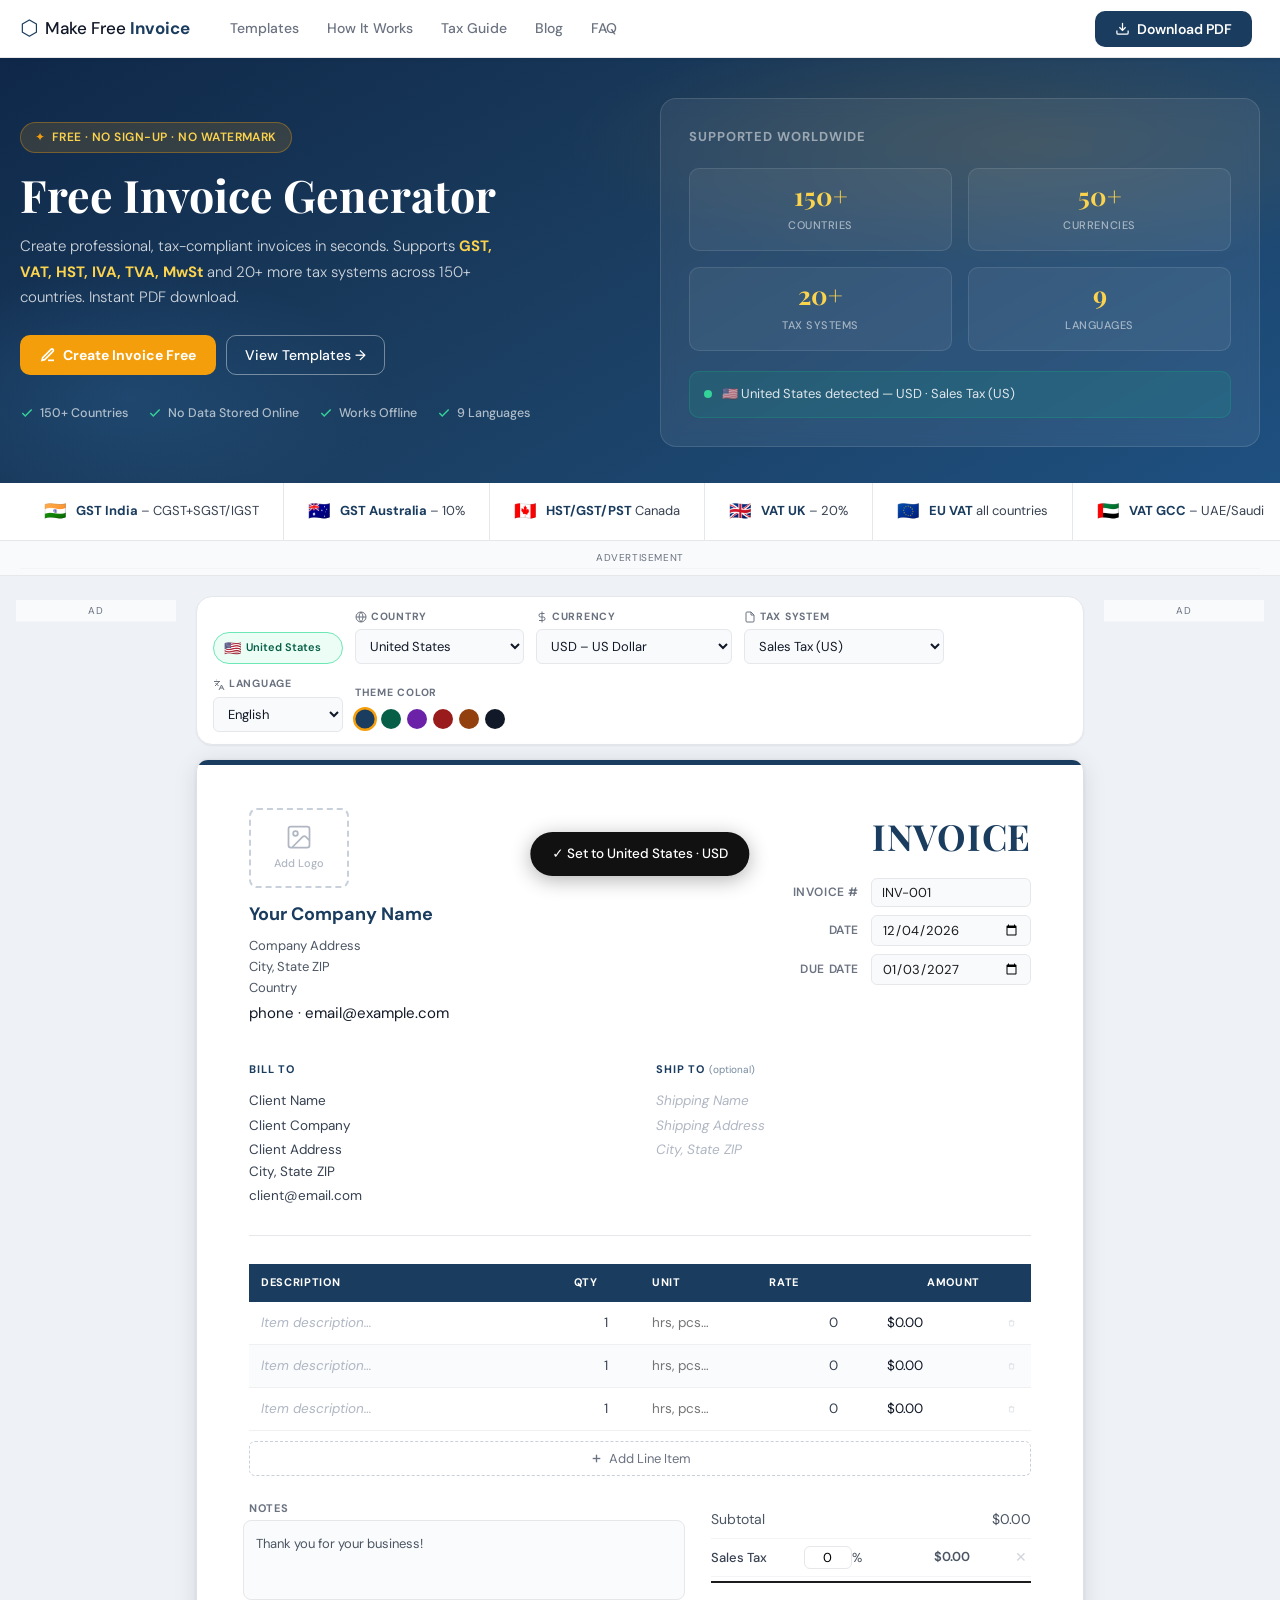
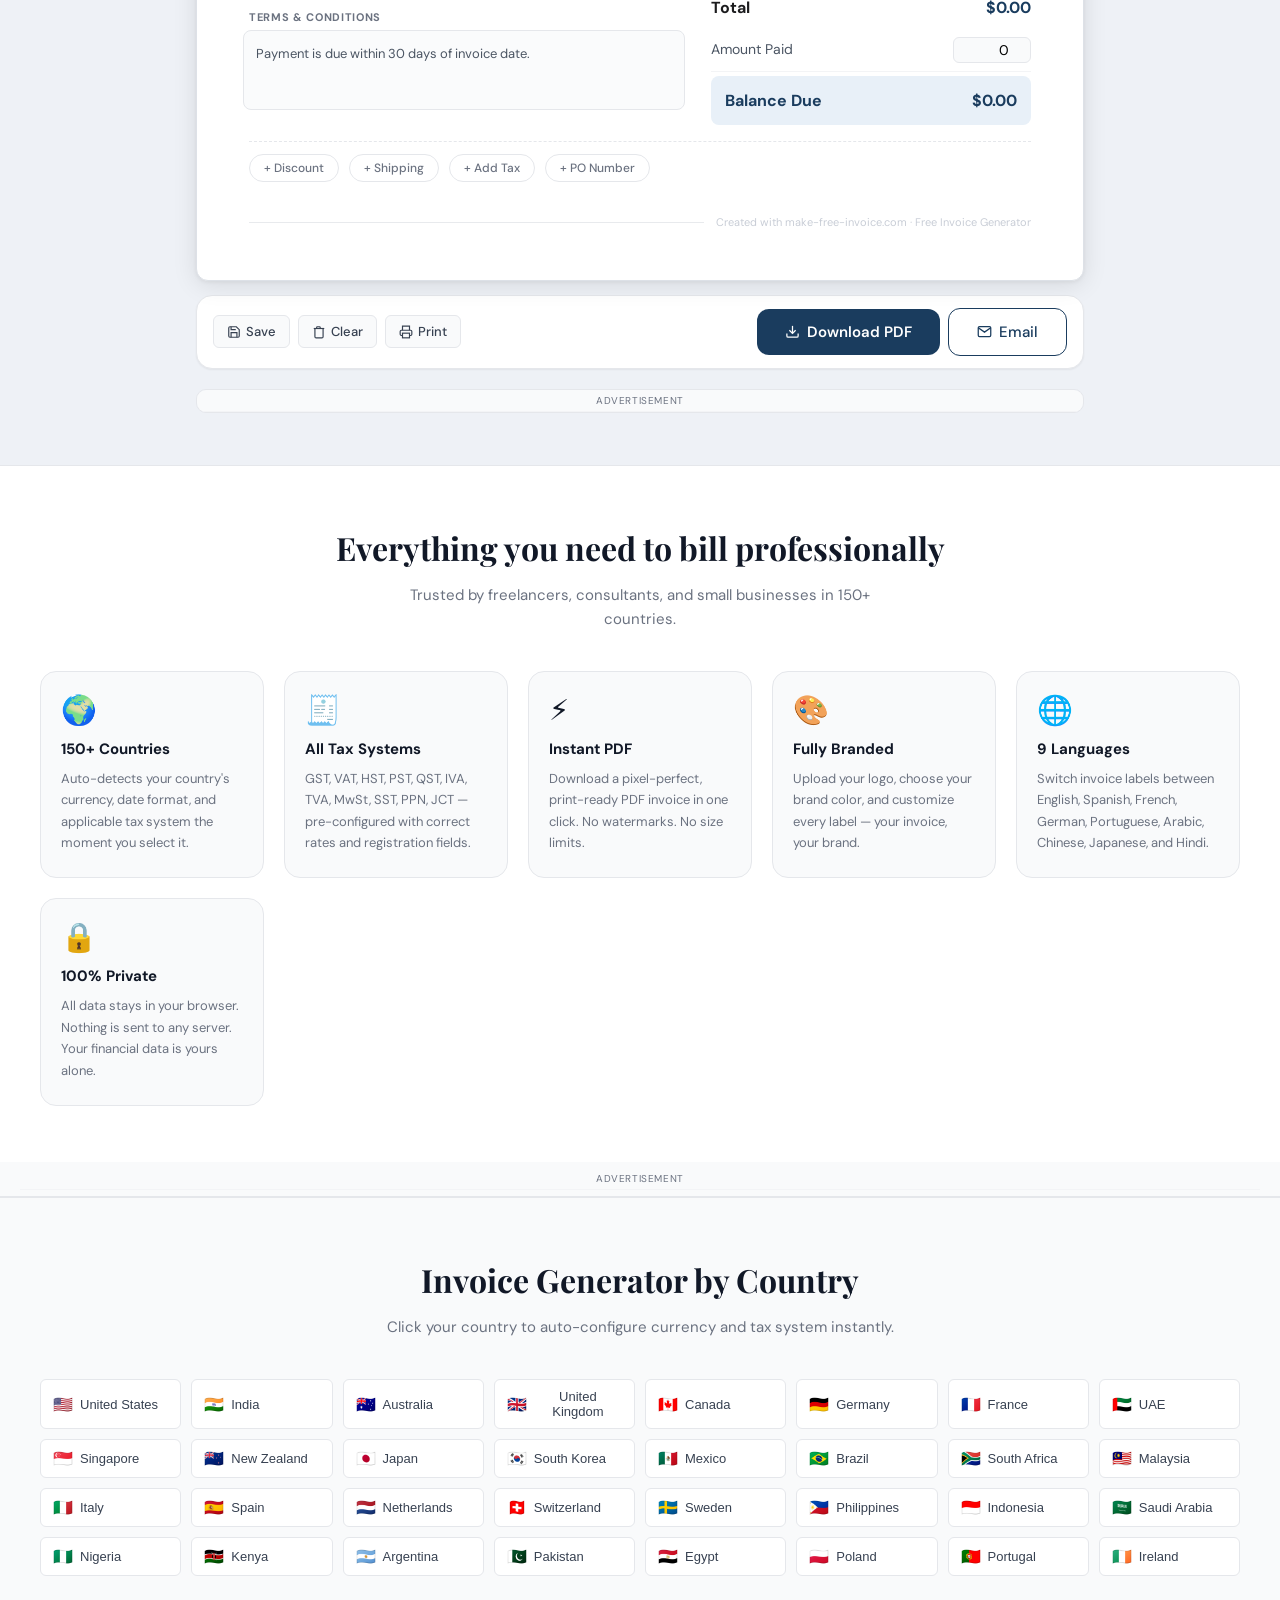
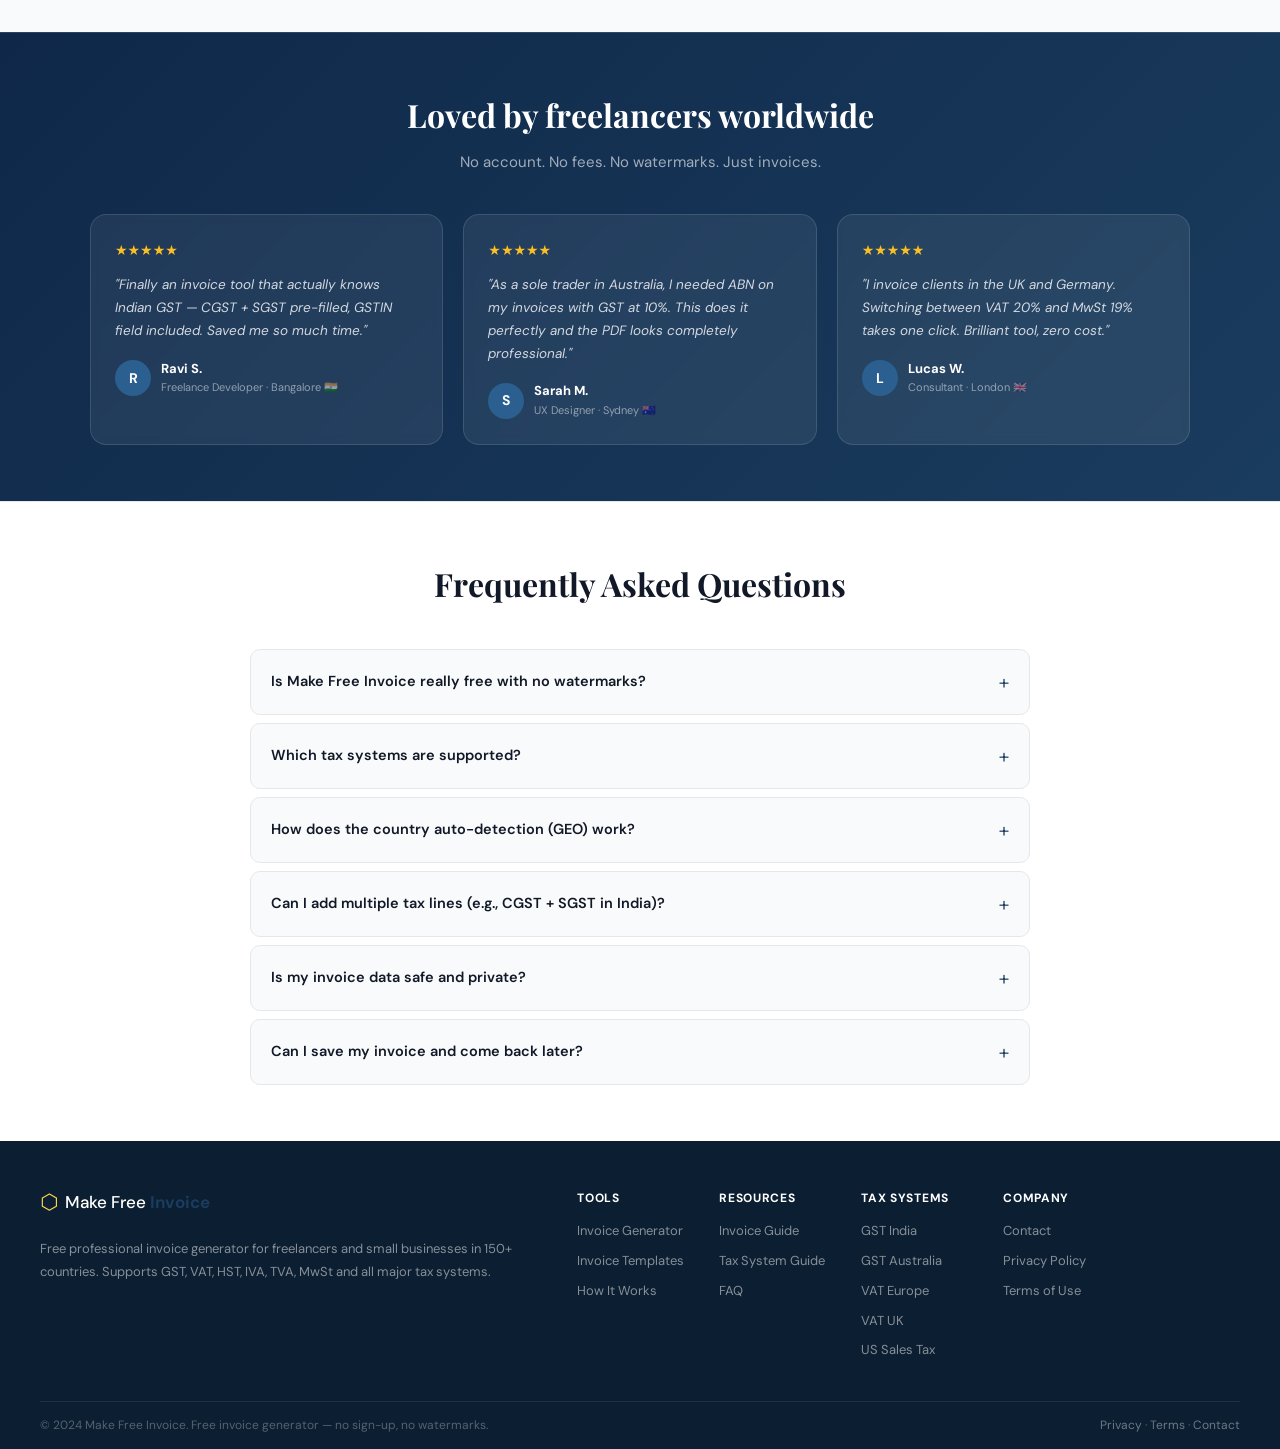
<file: index.html>
<!DOCTYPE html>
<html lang="en">
<head>
  <script async src="https://pagead2.googlesyndication.com/pagead/js/adsbygoogle.js?client=ca-pub-8016506604196318"
     crossorigin="anonymous"></script>
  <meta charset="UTF-8" />
  <meta name="viewport" content="width=device-width, initial-scale=1.0, viewport-fit=cover" />

  <!-- Google tag (gtag.js) -->
  <script async src="https://www.googletagmanager.com/gtag/js?id=G-NWV5CEWMKB"></script>
  <script>
    window.dataLayer = window.dataLayer || [];
    function gtag(){dataLayer.push(arguments);}
    gtag('js', new Date());
    gtag('config', 'G-NWV5CEWMKB');
  </script>

  <!-- ── FAVICON & APP ICONS ───────────────────── -->
  <link rel="icon" type="image/x-icon" href="assets/favicon.ico" />
  <link rel="icon" type="image/png" sizes="16x16" href="assets/favicon-16x16.png" />
  <link rel="icon" type="image/png" sizes="32x32" href="assets/favicon-32x32.png" />
  <link rel="icon" type="image/png" sizes="48x48" href="assets/favicon-48x48.png" />
  <link rel="apple-touch-icon" sizes="180x180" href="assets/apple-touch-icon.png" />
  <link rel="manifest" href="assets/site.webmanifest" />
  <meta name="theme-color" content="#1a3c5e" />

  <!-- ── SEO META ──────────────────────────── -->
  <title>Free Invoice Generator – Create GST, VAT & PDF Invoices Online | make-free-invoice.com</title>
  <meta name="description" content="Create free professional invoices online in seconds. Download PDF instantly. Supports GST India (CGST+SGST), VAT UK/EU, HST Canada, UAE VAT & 150+ countries. No sign-up. No watermark. 100% free." />
  <meta name="keywords" content="free invoice generator, online invoice maker, GST invoice India, GST invoice Australia, VAT invoice UK, HST invoice Canada, PDF invoice download, free invoice template, invoice generator no sign up, CGST SGST invoice, create invoice online free, freelance invoice maker, small business invoice, VAT invoice UAE, free invoice PDF" />
  <meta name="robots" content="index, follow, max-snippet:-1, max-image-preview:large, max-video-preview:-1" />
  <meta name="author" content="make-free-invoice.com" />
  <link rel="canonical" href="https://www.make-free-invoice.com/" />

  <!-- ── GEO META (helps local search) ─────── -->
  <meta name="geo.region" content="US" />
  <meta name="ICBM" content="37.09, -95.71" />
  <meta name="DC.language" content="en" />

  <!-- ── OPEN GRAPH ─────────────────────────── -->
  <meta property="og:type" content="website" />
  <meta property="og:url" content="https://www.make-free-invoice.com/" />
  <meta property="og:title" content="Free Invoice Generator – GST, VAT, PDF | 150+ Countries | No Sign-up" />
  <meta property="og:description" content="Create professional invoices free in seconds. GST India, VAT UK/EU, HST Canada, UAE VAT. Download PDF instantly. No sign-up. No watermark." />
  <meta property="og:image" content="https://www.make-free-invoice.com/assets/og-image.png" />
  <meta property="og:image:width" content="1200" />
  <meta property="og:image:height" content="630" />
  <meta property="og:site_name" content="Make Free Invoice" />
  <meta property="og:locale" content="en_US" />

  <!-- ── TWITTER CARD ────────────────────────── -->
  <meta name="twitter:card" content="summary_large_image" />
  <meta name="twitter:title" content="Free Invoice Generator – 150+ Countries, All Tax Systems, No Sign-up" />
  <meta name="twitter:description" content="GST, VAT, HST, IVA, TVA, MwSt — auto-configured by country. PDF download free. No sign-up." />
  <meta name="twitter:image" content="https://www.make-free-invoice.com/assets/og-image.png" />

  <!-- ── STRUCTURED DATA (Schema.org) ─────────── -->
  <script type="application/ld+json">
  {
    "@context": "https://schema.org",
    "@graph": [
      {
        "@type": "WebApplication",
        "name": "Make Free Invoice",
        "alternateName": "Free Invoice Generator",
        "url": "https://www.make-free-invoice.com/",
        "applicationCategory": "BusinessApplication",
        "operatingSystem": "Any",
        "browserRequirements": "Requires JavaScript",
        "inLanguage": ["en","hi","es","fr","de","pt","ar","zh","ja"],
        "offers": {
          "@type": "Offer",
          "price": "0",
          "priceCurrency": "USD",
          "description": "Completely free invoice generator. No subscription, no watermarks."
        },
        "description": "Free professional invoice generator supporting 150+ countries, 50+ currencies, and all major tax systems including GST (India, Australia, Canada), VAT (EU, UK, UAE), HST, IVA, TVA, MwSt. Download PDF instantly with no sign-up or watermarks.",
        "featureList": [
          "Free PDF Invoice Download – No Watermark",
          "GST Invoice India – CGST + SGST / IGST",
          "GST Invoice Australia – 10%",
          "GST/HST/PST Canada Invoice",
          "VAT Invoice EU – All Countries",
          "VAT Invoice UK – 20%",
          "VAT UAE/GCC – 5%",
          "MwSt Germany/Austria – 19%",
          "TVA France – 20%",
          "IVA Italy, Spain, Mexico",
          "SST Malaysia",
          "PPN Indonesia",
          "Japan Consumption Tax (JCT)",
          "US Sales Tax by State",
          "150+ Countries Supported",
          "50+ Currencies",
          "9 Languages incl. Arabic RTL",
          "Cloud Invoice Save",
          "Auto GEO Detection",
          "No Sign-up Required"
        ],
        "aggregateRating": {
          "@type": "AggregateRating",
          "ratingValue": "4.9",
          "reviewCount": "3241",
          "bestRating": "5"
        }
      },
      {
        "@type": "Organization",
        "name": "Make Free Invoice",
        "url": "https://www.make-free-invoice.com/",
        "logo": {
          "@type": "ImageObject",
          "url": "https://www.make-free-invoice.com/assets/logo.png",
          "width": 200,
          "height": 60
        },
        "contactPoint": {
          "@type": "ContactPoint",
          "contactType": "customer support",
          "email": "support@make-free-invoice.com",
          "availableLanguage": ["English","Hindi","Spanish","French","German"]
        },
        "sameAs": [
          "https://twitter.com/makefreeinvoice"
        ]
      },
      {
        "@type": "FAQPage",
        "mainEntity": [
          {
            "@type": "Question",
            "name": "Is this invoice generator really free with no watermarks?",
            "acceptedAnswer": {
              "@type": "Answer",
              "text": "Yes — 100% free forever. No sign-up required, no watermarks on PDF invoices, no limits on number of invoices. The service is supported by non-intrusive advertising."
            }
          },
          {
            "@type": "Question",
            "name": "Which countries and tax systems are supported?",
            "acceptedAnswer": {
              "@type": "Answer",
              "text": "150+ countries are supported including: GST India (CGST+SGST/IGST at 5%, 12%, 18%, 28%), GST Australia (10%), GST/HST/PST/QST Canada, VAT all EU countries, VAT UK (20%), VAT UAE/Saudi Arabia (5-15%), MwSt Germany (19%), TVA France (20%), IVA Italy/Spain/Mexico, SST Malaysia, PPN Indonesia (11%), JCT Japan (10%), and all US state Sales Tax rates."
            }
          },
          {
            "@type": "Question",
            "name": "How do I create a free GST invoice for India?",
            "acceptedAnswer": {
              "@type": "Answer",
              "text": "Select India from the Country dropdown. CGST (9%) and SGST (9%) are automatically applied. Enter your GSTIN number in the field provided. For inter-state sales use the IGST 18% preset. Download as PDF instantly for free."
            }
          },
          {
            "@type": "Question",
            "name": "Can I download my invoice as a PDF for free?",
            "acceptedAnswer": {
              "@type": "Answer",
              "text": "Yes. Click the Download PDF button for an instant, pixel-perfect PDF — completely free, no watermarks, no sign-up needed."
            }
          },
          {
            "@type": "Question",
            "name": "Does it support multiple tax lines like CGST and SGST together?",
            "acceptedAnswer": {
              "@type": "Answer",
              "text": "Yes. Selecting India automatically adds CGST and SGST as separate tax lines. You can also click Add Tax to add any number of custom tax lines — useful for GST+PST in Canada or combined EU taxes."
            }
          },
          {
            "@type": "Question",
            "name": "Is my invoice data private and secure?",
            "acceptedAnswer": {
              "@type": "Answer",
              "text": "Yes. Invoice data is stored only in your browser's local storage or your private account — never on shared servers or sold to third parties."
            }
          }
        ]
      },
      {
        "@type": "BreadcrumbList",
        "itemListElement": [
          { "@type": "ListItem", "position": 1, "name": "Free Invoice Generator", "item": "https://www.make-free-invoice.com/" }
        ]
      },
      {
        "@type": "WebSite",
        "name": "Make Free Invoice",
        "url": "https://www.make-free-invoice.com/",
        "potentialAction": {
          "@type": "SearchAction",
          "target": {
            "@type": "EntryPoint",
            "urlTemplate": "https://www.make-free-invoice.com/pages/tax-guide.html?q={search_term_string}"
          },
          "query-input": "required name=search_term_string"
        }
      }
    ]
  }
  </script>

  <!-- ── PERFORMANCE / PREFETCH ────────────────── -->
  <link rel="dns-prefetch" href="//fonts.googleapis.com" />
  <link rel="dns-prefetch" href="//pagead2.googlesyndication.com" />
  <link rel="dns-prefetch" href="//www.googletagmanager.com" />

  <!-- ── FONTS ──────────────────────────────── -->
  <link rel="preconnect" href="https://fonts.googleapis.com">
  <link rel="preconnect" href="https://fonts.gstatic.com" crossorigin>
  <link href="https://fonts.googleapis.com/css2?family=Playfair+Display:wght@600;700&family=DM+Sans:ital,opsz,wght@0,9..40,300;0,9..40,400;0,9..40,500;0,9..40,600;1,9..40,300&display=swap" rel="stylesheet">

  <!-- ── ADSENSE ────────────────────────────── -->
  <script async src="https://pagead2.googlesyndication.com/pagead/js/adsbygoogle.js?client=ca-pub-XXXXXXXXXXXXXXXX" crossorigin="anonymous"></script>

  <link rel="stylesheet" href="css/style.css" />
  <link rel="stylesheet" href="css/invoice.css" />
  <link rel="stylesheet" href="css/auth.css" />
  <link rel="stylesheet" href="css/print.css" media="print" />
</head>
<body>

<!-- ═══════════════════════════════════════════
     HEADER
═══════════════════════════════════════════ -->
<header class="site-header" role="banner">
  <div class="header-inner">
    <a href="index.html" class="logo" aria-label="Make Free Invoice – Home">
      <span class="logo-mark" aria-hidden="true">⬡</span>
      <span class="logo-text">Make Free <strong>Invoice</strong></span>
    </a>
    <nav class="header-nav" role="navigation" aria-label="Main navigation">
      <a href="pages/templates.html">Templates</a>
      <a href="pages/how-it-works.html">How It Works</a>
      <a href="pages/tax-guide.html">Tax Guide</a>
      <a href="pages/blog.html">Blog</a>
      <a href="pages/faq.html">FAQ</a>
    </nav>
    <div class="header-actions">
      <!-- Language switcher — visible to ALL users, signed in or not -->
      <div id="langSwitcherArea" style="position:relative"></div>

      <button class="btn-primary" onclick="downloadPDF()" aria-label="Download invoice as PDF">
        <svg width="15" height="15" viewBox="0 0 24 24" fill="none" stroke="currentColor" stroke-width="2" aria-hidden="true"><path d="M21 15v4a2 2 0 0 1-2 2H5a2 2 0 0 1-2-2v-4"/><polyline points="7,10 12,15 17,10"/><line x1="12" y1="15" x2="12" y2="3"/></svg>
        <span>Download PDF</span>
      </button>

      <!-- Auth area: shows Sign In chip (guest) or avatar (logged in) -->
      <div id="headerAuthArea" style="position:relative"></div>
    </div>
    <button class="burger-btn" aria-label="Toggle menu" onclick="toggleMobileMenu()">
      <svg width="22" height="22" viewBox="0 0 24 24" fill="none" stroke="currentColor" stroke-width="2"><line x1="3" y1="6" x2="21" y2="6"/><line x1="3" y1="12" x2="21" y2="12"/><line x1="3" y1="18" x2="21" y2="18"/></svg>
    </button>
  </div>
</header>

<!-- ═══════════════════════════════════════════
     HERO — Above the fold, no blank space, H1 with primary keywords
     GEO: auto-detects country/currency on load
═══════════════════════════════════════════ -->
<section class="hero-wrap" aria-label="Hero">
  <div class="hero-inner">
    <!-- Left: copy -->
    <div class="hero-copy">
      <div class="hero-eyebrow">
        <span>✦</span> Free · No Sign-up · No Watermark
      </div>
      <h1 class="hero-h1">
        Free Invoice Generator
      </h1>
      <p class="hero-desc">
        Create professional, tax-compliant invoices in seconds.
        Supports <strong style="color:#fcd34d">GST, VAT, HST, IVA, TVA, MwSt</strong>
        and 20+ more tax systems across 150+ countries. Instant PDF download.
      </p>
      <div class="hero-actions">
        <button class="btn-accent btn-lg" onclick="document.getElementById('invoiceDocument').scrollIntoView({behavior:'smooth'})">
          <svg width="16" height="16" viewBox="0 0 24 24" fill="none" stroke="currentColor" stroke-width="2.5"><path d="M12 20h9"/><path d="M16.5 3.5a2.121 2.121 0 0 1 3 3L7 19l-4 1 1-4L16.5 3.5z"/></svg>
          Create Invoice Free
        </button>
        <a href="pages/templates.html" class="btn-outline" style="color:#fff;border-color:rgba(255,255,255,0.4)">
          View Templates →
        </a>
      </div>
      <div class="hero-trust">
        <div class="trust-item">
          <svg width="14" height="14" viewBox="0 0 24 24" fill="none" stroke="currentColor" stroke-width="2.5" aria-hidden="true"><polyline points="20 6 9 17 4 12"/></svg>
          150+ Countries
        </div>
        <div class="trust-item">
          <svg width="14" height="14" viewBox="0 0 24 24" fill="none" stroke="currentColor" stroke-width="2.5" aria-hidden="true"><polyline points="20 6 9 17 4 12"/></svg>
          No Data Stored Online
        </div>
        <div class="trust-item">
          <svg width="14" height="14" viewBox="0 0 24 24" fill="none" stroke="currentColor" stroke-width="2.5" aria-hidden="true"><polyline points="20 6 9 17 4 12"/></svg>
          Works Offline
        </div>
        <div class="trust-item">
          <svg width="14" height="14" viewBox="0 0 24 24" fill="none" stroke="currentColor" stroke-width="2.5" aria-hidden="true"><polyline points="20 6 9 17 4 12"/></svg>
          9 Languages
        </div>
      </div>
    </div>

    <!-- Right: stats widget -->
    <div class="hero-stats" aria-hidden="true">
      <h3>Supported Worldwide</h3>
      <div class="stat-grid">
        <div class="stat-box">
          <span class="stat-num">150+</span>
          <span class="stat-label">Countries</span>
        </div>
        <div class="stat-box">
          <span class="stat-num">50+</span>
          <span class="stat-label">Currencies</span>
        </div>
        <div class="stat-box">
          <span class="stat-num">20+</span>
          <span class="stat-label">Tax Systems</span>
        </div>
        <div class="stat-box">
          <span class="stat-num">9</span>
          <span class="stat-label">Languages</span>
        </div>
      </div>
      <div class="geo-detect-bar" id="geoBar">
        <div class="geo-dot"></div>
        <span id="geoBarText">Detecting your location…</span>
      </div>
    </div>
  </div>
</section>

<!-- ═══════════════════════════════════════════
     STATS BAR — keyword-rich, crawlable text
═══════════════════════════════════════════ -->
<div class="stats-bar" role="complementary" aria-label="Feature highlights">
  <div class="stats-bar-inner">
    <div class="stat-item">
      <span class="stat-item-icon">🇮🇳</span>
      <span class="stat-item-text"><strong>GST India</strong> – CGST+SGST/IGST</span>
    </div>
    <div class="stat-item">
      <span class="stat-item-icon">🇦🇺</span>
      <span class="stat-item-text"><strong>GST Australia</strong> – 10%</span>
    </div>
    <div class="stat-item">
      <span class="stat-item-icon">🇨🇦</span>
      <span class="stat-item-text"><strong>HST/GST/PST</strong> Canada</span>
    </div>
    <div class="stat-item">
      <span class="stat-item-icon">🇬🇧</span>
      <span class="stat-item-text"><strong>VAT UK</strong> – 20%</span>
    </div>
    <div class="stat-item">
      <span class="stat-item-icon">🇪🇺</span>
      <span class="stat-item-text"><strong>EU VAT</strong> all countries</span>
    </div>
    <div class="stat-item">
      <span class="stat-item-icon">🇦🇪</span>
      <span class="stat-item-text"><strong>VAT GCC</strong> – UAE/Saudi</span>
    </div>
    <div class="stat-item">
      <span class="stat-item-icon">🇩🇪</span>
      <span class="stat-item-text"><strong>MwSt</strong> Germany/Austria</span>
    </div>
    <div class="stat-item">
      <span class="stat-item-icon">🇺🇸</span>
      <span class="stat-item-text"><strong>Sales Tax</strong> all US states</span>
    </div>
  </div>
</div>

<!-- ═══════════════════════════════════════════
     AD LEADERBOARD — right after stats bar, before editor
     AdSense policy: ads never above the fold, never interrupting UX
═══════════════════════════════════════════ -->
<div class="ad-leaderboard" aria-label="Advertisement">
  <div class="ad-label">Advertisement</div>
  <ins class="adsbygoogle"
       style="display:block"
       data-ad-client="ca-pub-XXXXXXXXXXXXXXXX"
       data-ad-slot="1234567890"
       data-ad-format="auto"
       data-full-width-responsive="true"></ins>
  <script>(adsbygoogle = window.adsbygoogle || []).push({});</script>
</div>

<!-- ═══════════════════════════════════════════
     MAIN APP
═══════════════════════════════════════════ -->
<main class="app-layout" role="main" id="invoiceApp">

  <!-- LEFT SIDEBAR AD -->
  <aside class="ad-sidebar-wrap" aria-label="Advertisement">
    <div class="ad-label">Ad</div>
    <ins class="adsbygoogle"
         style="display:block;min-height:250px"
         data-ad-client="ca-pub-XXXXXXXXXXXXXXXX"
         data-ad-slot="2345678901"
         data-ad-format="auto"
         data-full-width-responsive="true"></ins>
    <script>(adsbygoogle = window.adsbygoogle || []).push({});</script>
  </aside>

  <!-- EDITOR PANEL -->
  <div class="editor-panel">

    <!-- SETTINGS BAR -->
    <div class="settings-bar" role="toolbar" aria-label="Invoice settings">

      <!-- GEO detected badge -->
      <div class="settings-group" style="justify-content:flex-end">
        <div class="geo-badge" id="geoBadge" style="display:none">
          <span class="flag" id="geoBadgeFlag">🌍</span>
          <span id="geoBadgeText">Detected</span>
        </div>
      </div>

      <div class="settings-group">
        <label for="countrySelect">
          <svg width="12" height="12" viewBox="0 0 24 24" fill="none" stroke="currentColor" stroke-width="2" aria-hidden="true"><circle cx="12" cy="12" r="10"/><line x1="2" y1="12" x2="22" y2="12"/><path d="M12 2a15.3 15.3 0 0 1 4 10 15.3 15.3 0 0 1-4 10 15.3 15.3 0 0 1-4-10 15.3 15.3 0 0 1 4-10z"/></svg>
          Country
        </label>
        <select id="countrySelect" onchange="onCountryChange()" aria-label="Select country">
          <option value="">Select Country…</option>
        </select>
      </div>

      <div class="settings-group">
        <label for="currencySelect">
          <svg width="12" height="12" viewBox="0 0 24 24" fill="none" stroke="currentColor" stroke-width="2" aria-hidden="true"><line x1="12" y1="1" x2="12" y2="23"/><path d="M17 5H9.5a3.5 3.5 0 0 0 0 7h5a3.5 3.5 0 0 1 0 7H6"/></svg>
          Currency
        </label>
        <select id="currencySelect" onchange="onCurrencyChange()" aria-label="Select currency">
          <option value="USD">USD – US Dollar</option>
        </select>
      </div>

      <div class="settings-group">
        <label for="taxSystemSelect">
          <svg width="12" height="12" viewBox="0 0 24 24" fill="none" stroke="currentColor" stroke-width="2" aria-hidden="true"><path d="M14 2H6a2 2 0 0 0-2 2v16a2 2 0 0 0 2 2h12a2 2 0 0 0 2-2V8z"/><polyline points="14 2 14 8 20 8"/></svg>
          Tax System
        </label>
        <select id="taxSystemSelect" onchange="onTaxSystemChange()" aria-label="Select tax system">
          <option value="none">No Tax</option>
        </select>
      </div>

      <div class="settings-group">
        <label for="invoiceLang">
          <svg width="12" height="12" viewBox="0 0 24 24" fill="none" stroke="currentColor" stroke-width="2" aria-hidden="true"><path d="m5 8 6 6"/><path d="m4 14 6-6 2-3"/><path d="M2 5h12"/><path d="M7 2h1"/><path d="m22 22-5-10-5 10"/><path d="M14 18h6"/></svg>
          Language
        </label>
        <select id="invoiceLang" onchange="applyLanguage()" aria-label="Select invoice language">
          <option value="en">English</option>
          <option value="es">Español</option>
          <option value="fr">Français</option>
          <option value="de">Deutsch</option>
          <option value="pt">Português</option>
          <option value="ar">العربية</option>
          <option value="zh">中文</option>
          <option value="ja">日本語</option>
          <option value="hi">हिन्दी</option>
        </select>
      </div>

      <div class="settings-group">
        <label>Theme Color</label>
        <div class="color-swatches" role="group" aria-label="Choose invoice theme color">
          <button class="swatch active" data-color="#1a3c5e" style="background:#1a3c5e" onclick="setThemeColor(this)" aria-label="Navy blue"></button>
          <button class="swatch" data-color="#065f46" style="background:#065f46" onclick="setThemeColor(this)" aria-label="Dark green"></button>
          <button class="swatch" data-color="#6b21a8" style="background:#6b21a8" onclick="setThemeColor(this)" aria-label="Purple"></button>
          <button class="swatch" data-color="#991b1b" style="background:#991b1b" onclick="setThemeColor(this)" aria-label="Red"></button>
          <button class="swatch" data-color="#92400e" style="background:#92400e" onclick="setThemeColor(this)" aria-label="Amber"></button>
          <button class="swatch" data-color="#111827" style="background:#111827" onclick="setThemeColor(this)" aria-label="Black"></button>
        </div>
      </div>

    </div><!-- /.settings-bar -->

    <!-- ═══════════════════════════════════
         INVOICE DOCUMENT
    ═══════════════════════════════════ -->
    <div class="invoice-wrapper" id="invoiceDocument" aria-label="Invoice editor">
      <div class="invoice-paper">

        <!-- Invoice Header -->
        <div class="inv-header">
          <div class="inv-brand">
            <div class="inv-logo-area" id="logoArea" onclick="document.getElementById('logoUpload').click()" role="button" tabindex="0" aria-label="Click to upload company logo">
              <div class="logo-placeholder" id="logoPlaceholder">
                <svg width="28" height="28" viewBox="0 0 24 24" fill="none" stroke="currentColor" stroke-width="1.5" aria-hidden="true"><rect x="3" y="3" width="18" height="18" rx="2"/><circle cx="9" cy="9" r="2"/><path d="m21 15-3.086-3.086a2 2 0 0 0-2.828 0L6 21"/></svg>
                <span>Add Logo</span>
              </div>
              <img id="logoImage" class="logo-img hidden" alt="Company Logo" />
            </div>
            <input type="file" id="logoUpload" accept="image/*" class="hidden" onchange="uploadLogo(event)" aria-label="Upload company logo" />
            <div class="inv-company">
              <div class="editable inv-company-name" contenteditable="true" data-placeholder="Your Company Name" aria-label="Company name">Your Company Name</div>
              <div class="editable inv-address-block" contenteditable="true" data-placeholder="Address&#10;City, State ZIP&#10;Country" aria-label="Company address">Company Address
City, State ZIP
Country</div>
              <div class="editable" contenteditable="true" data-placeholder="phone · email@example.com" aria-label="Contact">phone · email@example.com</div>
            </div>
          </div>
          <div class="inv-meta">
            <div class="inv-title-block">
              <div class="editable inv-doc-title" contenteditable="true" data-placeholder="INVOICE" aria-label="Document title">INVOICE</div>
            </div>
            <div class="inv-meta-grid">
              <div class="inv-meta-row">
                <span class="meta-label" id="metaLabelInvNo">Invoice #</span>
                <input type="text" class="meta-input" id="invoiceNumber" value="INV-001" aria-label="Invoice number" />
              </div>
              <div class="inv-meta-row">
                <span class="meta-label" id="metaLabelDate">Date</span>
                <input type="date" class="meta-input" id="invoiceDate" aria-label="Invoice date" />
              </div>
              <div class="inv-meta-row">
                <span class="meta-label" id="metaLabelDue">Due Date</span>
                <input type="date" class="meta-input" id="dueDate" aria-label="Due date" />
              </div>
              <div class="inv-meta-row" id="poRow" style="display:none">
                <span class="meta-label">PO Number</span>
                <input type="text" class="meta-input" id="poNumber" placeholder="(optional)" aria-label="PO number" />
              </div>
            </div>
          </div>
        </div>

        <!-- Bill To / Ship To -->
        <div class="inv-parties">
          <div class="inv-party">
            <div class="party-label" id="billToLabel">Bill To</div>
            <div class="editable" contenteditable="true" data-placeholder="Client Name" aria-label="Client name">Client Name</div>
            <div class="editable" contenteditable="true" data-placeholder="Client Company" aria-label="Client company">Client Company</div>
            <div class="editable" contenteditable="true" data-placeholder="Client Address&#10;City, State ZIP" aria-label="Client address">Client Address
City, State ZIP</div>
            <div class="editable" contenteditable="true" data-placeholder="client@email.com" aria-label="Client email">client@email.com</div>
          </div>
          <div class="inv-party inv-party-right">
            <div class="party-label" id="shipToLabel">Ship To <span class="label-opt">(optional)</span></div>
            <div class="editable" contenteditable="true" data-placeholder="Shipping Name" aria-label="Shipping name"></div>
            <div class="editable" contenteditable="true" data-placeholder="Shipping Address" aria-label="Shipping address"></div>
            <div class="editable" contenteditable="true" data-placeholder="City, State ZIP" aria-label="Shipping city"></div>
          </div>
        </div>

        <!-- Tax Registration Fields -->
        <div class="inv-tax-ids" id="taxIdSection" style="display:none" aria-live="polite">
          <div class="tax-id-row" id="taxIdRow1" style="display:none">
            <span id="taxIdLabel1" class="tax-id-label">GST No.</span>
            <input type="text" id="taxIdInput1" class="meta-input" placeholder="Enter registration number" aria-label="Tax ID 1" />
          </div>
          <div class="tax-id-row" id="taxIdRow2" style="display:none">
            <span id="taxIdLabel2" class="tax-id-label">ABN</span>
            <input type="text" id="taxIdInput2" class="meta-input" placeholder="Enter registration number" aria-label="Tax ID 2" />
          </div>
        </div>

        <!-- Line Items -->
        <div class="inv-items-section">
          <table class="inv-table" id="itemsTable" role="grid" aria-label="Invoice line items">
            <thead>
              <tr class="inv-table-head" id="tableHead">
                <th class="col-item" id="colItemLabel" scope="col">Description</th>
                <th class="col-qty" id="colQtyLabel" scope="col">Qty</th>
                <th class="col-unit" id="colUnitLabel" scope="col">Unit</th>
                <th class="col-rate" id="colRateLabel" scope="col">Rate</th>
                <th class="col-total" id="colTotalLabel" scope="col">Amount</th>
                <th class="col-del" scope="col"><span class="sr-only">Delete</span></th>
              </tr>
            </thead>
            <tbody id="itemsBody"></tbody>
          </table>
          <button class="add-item-btn" onclick="addItem()" id="addItemBtn" aria-label="Add a new line item">
            <svg width="13" height="13" viewBox="0 0 24 24" fill="none" stroke="currentColor" stroke-width="2.5" aria-hidden="true"><line x1="12" y1="5" x2="12" y2="19"/><line x1="5" y1="12" x2="19" y2="12"/></svg>
            Add Line Item
          </button>
        </div>

        <!-- Totals + Notes -->
        <div class="inv-footer-grid">
          <div class="inv-notes">
            <label class="notes-label" id="notesLabel" for="notesBox">Notes</label>
            <div class="editable notes-box" contenteditable="true" id="notesBox" data-placeholder="Payment terms, bank details, thank you message…" aria-label="Invoice notes">Thank you for your business!</div>
            <label class="notes-label" id="termsLabel" for="termsBox" style="margin-top:12px">Terms &amp; Conditions</label>
            <div class="editable notes-box" contenteditable="true" id="termsBox" data-placeholder="Payment due within 30 days…" aria-label="Terms and conditions">Payment is due within 30 days of invoice date.</div>
          </div>
          <div class="inv-totals" id="totalsPanel" aria-live="polite" aria-label="Invoice totals">
            <div class="total-row">
              <span id="subtotalLabel">Subtotal</span>
              <span id="subtotalVal">$0.00</span>
            </div>
            <div class="total-row discount-row" id="discountRow" style="display:none">
              <span class="discount-label-group">Discount
                <input type="number" id="discountAmt" value="0" min="0" step="0.01" oninput="recalculate()" aria-label="Discount amount" />
                <select id="discountType" onchange="recalculate()" aria-label="Discount type">
                  <option value="pct">%</option>
                  <option value="flat">flat</option>
                </select>
              </span>
              <span id="discountVal">-$0.00</span>
            </div>
            <div class="total-row taxable-row" id="taxableRow" style="display:none">
              <span id="taxableLabel">Taxable Amount</span>
              <span id="taxableVal">$0.00</span>
            </div>
            <div id="taxRowsContainer"></div>
            <div class="total-row shipping-row" id="shippingRow" style="display:none">
              <span id="shippingLabel">Shipping</span>
              <input type="number" id="shippingAmt" value="0" min="0" step="0.01" oninput="recalculate()" aria-label="Shipping amount" />
            </div>
            <div class="total-row grand-total">
              <span id="grandTotalLabel">Total</span>
              <span id="grandTotalVal">$0.00</span>
            </div>
            <div class="total-row paid-row">
              <span id="amtPaidLabel">Amount Paid</span>
              <span class="amt-paid-input-wrap">
                <input type="number" id="amtPaid" value="0" min="0" step="0.01" onchange="recalculate()" oninput="recalculate()" aria-label="Amount paid" />
              </span>
            </div>
            <div class="total-row balance-due">
              <span id="balanceDueLabel">Balance Due</span>
              <span id="balanceDueVal">$0.00</span>
            </div>
          </div>
        </div>

        <!-- Toggle Options -->
        <div class="inv-options-row" role="group" aria-label="Optional invoice fields">
          <button class="opt-toggle" onclick="toggleDiscount()" id="discountToggle">+ Discount</button>
          <button class="opt-toggle" onclick="toggleShipping()" id="shippingToggle">+ Shipping</button>
          <button class="opt-toggle" onclick="addTaxLine()" id="addTaxToggle">+ Add Tax</button>
          <button class="opt-toggle" onclick="togglePO()" id="poToggle">+ PO Number</button>
        </div>

        <!-- Stamp -->
        <div class="inv-stamp" aria-hidden="true">
          <div class="stamp-line"></div>
          <span>Created with make-free-invoice.com · Free Invoice Generator</span>
        </div>

      </div><!-- /.invoice-paper -->
    </div><!-- /.invoice-wrapper -->

    <!-- ACTION BAR -->
    <div class="action-bar" role="toolbar" aria-label="Invoice actions">
      <div class="action-left">
        <button class="action-btn" onclick="currentUser ? saveInvoiceToCloud() : saveInvoice()" aria-label="Save invoice">
          <svg width="14" height="14" viewBox="0 0 24 24" fill="none" stroke="currentColor" stroke-width="2" aria-hidden="true"><path d="M19 21H5a2 2 0 0 1-2-2V5a2 2 0 0 1 2-2h11l5 5v11a2 2 0 0 1-2 2z"/><polyline points="17 21 17 13 7 13 7 21"/><polyline points="7 3 7 8 15 8"/></svg>
          Save
        </button>
        <button class="action-btn" onclick="clearInvoice()" aria-label="Clear invoice">
          <svg width="14" height="14" viewBox="0 0 24 24" fill="none" stroke="currentColor" stroke-width="2" aria-hidden="true"><polyline points="3 6 5 6 21 6"/><path d="M19 6v14a2 2 0 0 1-2 2H7a2 2 0 0 1-2-2V6m3 0V4a1 1 0 0 1 1-1h4a1 1 0 0 1 1 1v2"/></svg>
          Clear
        </button>
        <button class="action-btn" onclick="previewPrint()" aria-label="Print invoice">
          <svg width="14" height="14" viewBox="0 0 24 24" fill="none" stroke="currentColor" stroke-width="2" aria-hidden="true"><polyline points="6 9 6 2 18 2 18 9"/><path d="M6 18H4a2 2 0 0 1-2-2v-5a2 2 0 0 1 2-2h16a2 2 0 0 1 2 2v5a2 2 0 0 1-2 2h-2"/><rect x="6" y="14" width="12" height="8"/></svg>
          Print
        </button>
      </div>
      <div class="action-right">
        <button class="btn-primary btn-lg" onclick="downloadPDF()">
          <svg width="15" height="15" viewBox="0 0 24 24" fill="none" stroke="currentColor" stroke-width="2" aria-hidden="true"><path d="M21 15v4a2 2 0 0 1-2 2H5a2 2 0 0 1-2-2v-4"/><polyline points="7,10 12,15 17,10"/><line x1="12" y1="15" x2="12" y2="3"/></svg>
          Download PDF
        </button>
        <button class="btn-outline btn-lg" onclick="sendEmail()">
          <svg width="15" height="15" viewBox="0 0 24 24" fill="none" stroke="currentColor" stroke-width="2" aria-hidden="true"><path d="M4 4h16c1.1 0 2 .9 2 2v12c0 1.1-.9 2-2 2H4c-1.1 0-2-.9-2-2V6c0-1.1.9-2 2-2z"/><polyline points="22,6 12,13 2,6"/></svg>
          Email
        </button>
      </div>
    </div>

    <!-- In-editor rectangle ad (native-looking placement) -->
    <div class="ad-rectangle" aria-label="Advertisement">
      <div class="ad-label">Advertisement</div>
      <ins class="adsbygoogle"
           style="display:block"
           data-ad-client="ca-pub-XXXXXXXXXXXXXXXX"
           data-ad-slot="3456789012"
           data-ad-format="auto"
           data-full-width-responsive="true"></ins>
      <script>(adsbygoogle = window.adsbygoogle || []).push({});</script>
    </div>

  </div><!-- /.editor-panel -->

  <!-- RIGHT SIDEBAR AD -->
  <aside class="ad-sidebar-wrap" aria-label="Advertisement">
    <div class="ad-label">Ad</div>
    <ins class="adsbygoogle"
         style="display:block;min-height:250px"
         data-ad-client="ca-pub-XXXXXXXXXXXXXXXX"
         data-ad-slot="4567890123"
         data-ad-format="auto"
         data-full-width-responsive="true"></ins>
    <script>(adsbygoogle = window.adsbygoogle || []).push({});</script>
  </aside>

</main>

<!-- ═══════════════════════════════════════════
     FEATURES — SEO content block
═══════════════════════════════════════════ -->
<section class="features-section" aria-labelledby="featuresHeading">
  <div class="features-inner">
    <div class="section-header">
      <h2 class="section-title" id="featuresHeading">Everything you need to bill professionally</h2>
      <p class="section-sub">Trusted by freelancers, consultants, and small businesses in 150+ countries.</p>
    </div>
    <div class="features-grid">
      <article class="feature-card">
        <div class="feature-icon" aria-hidden="true">🌍</div>
        <h3>150+ Countries</h3>
        <p>Auto-detects your country's currency, date format, and applicable tax system the moment you select it.</p>
      </article>
      <article class="feature-card">
        <div class="feature-icon" aria-hidden="true">🧾</div>
        <h3>All Tax Systems</h3>
        <p>GST, VAT, HST, PST, QST, IVA, TVA, MwSt, SST, PPN, JCT — pre-configured with correct rates and registration fields.</p>
      </article>
      <article class="feature-card">
        <div class="feature-icon" aria-hidden="true">⚡</div>
        <h3>Instant PDF</h3>
        <p>Download a pixel-perfect, print-ready PDF invoice in one click. No watermarks. No size limits.</p>
      </article>
      <article class="feature-card">
        <div class="feature-icon" aria-hidden="true">🎨</div>
        <h3>Fully Branded</h3>
        <p>Upload your logo, choose your brand color, and customize every label — your invoice, your brand.</p>
      </article>
      <article class="feature-card">
        <div class="feature-icon" aria-hidden="true">🌐</div>
        <h3>9 Languages</h3>
        <p>Switch invoice labels between English, Spanish, French, German, Portuguese, Arabic, Chinese, Japanese, and Hindi.</p>
      </article>
      <article class="feature-card">
        <div class="feature-icon" aria-hidden="true">🔒</div>
        <h3>100% Private</h3>
        <p>All data stays in your browser. Nothing is sent to any server. Your financial data is yours alone.</p>
      </article>
    </div>
  </div>
</section>

<!-- ═══════════════════════════════════════════
     MID-PAGE AD
═══════════════════════════════════════════ -->
<div class="ad-leaderboard" aria-label="Advertisement">
  <div class="ad-label">Advertisement</div>
  <ins class="adsbygoogle"
       style="display:block"
       data-ad-client="ca-pub-XXXXXXXXXXXXXXXX"
       data-ad-slot="5678901234"
       data-ad-format="auto"
       data-full-width-responsive="true"></ins>
  <script>(adsbygoogle = window.adsbygoogle || []).push({});</script>
</div>

<!-- ═══════════════════════════════════════════
     GEO SECTION — country links for SEO
═══════════════════════════════════════════ -->
<section class="geo-section" aria-labelledby="geoHeading">
  <div class="geo-inner">
    <div class="section-header">
      <h2 class="section-title" id="geoHeading">Invoice Generator by Country</h2>
      <p class="section-sub">Click your country to auto-configure currency and tax system instantly.</p>
    </div>
    <div class="country-grid" id="countryGrid" role="list" aria-label="Countries">
      <!-- Injected by JS -->
    </div>
  </div>
</section>

<!-- ═══════════════════════════════════════════
     SOCIAL PROOF
═══════════════════════════════════════════ -->
<section class="social-section" aria-labelledby="reviewsHeading">
  <div class="social-inner">
    <div class="section-header">
      <h2 class="section-title" id="reviewsHeading">Loved by freelancers worldwide</h2>
      <p class="section-sub">No account. No fees. No watermarks. Just invoices.</p>
    </div>
    <div class="review-grid">
      <article class="review-card">
        <div class="review-stars" aria-label="5 stars">★★★★★</div>
        <p class="review-text">"Finally an invoice tool that actually knows Indian GST — CGST + SGST pre-filled, GSTIN field included. Saved me so much time."</p>
        <div class="review-author">
          <div class="author-avatar" aria-hidden="true">R</div>
          <div><div class="author-name">Ravi S.</div><div class="author-meta">Freelance Developer · Bangalore 🇮🇳</div></div>
        </div>
      </article>
      <article class="review-card">
        <div class="review-stars" aria-label="5 stars">★★★★★</div>
        <p class="review-text">"As a sole trader in Australia, I needed ABN on my invoices with GST at 10%. This does it perfectly and the PDF looks completely professional."</p>
        <div class="review-author">
          <div class="author-avatar" aria-hidden="true">S</div>
          <div><div class="author-name">Sarah M.</div><div class="author-meta">UX Designer · Sydney 🇦🇺</div></div>
        </div>
      </article>
      <article class="review-card">
        <div class="review-stars" aria-label="5 stars">★★★★★</div>
        <p class="review-text">"I invoice clients in the UK and Germany. Switching between VAT 20% and MwSt 19% takes one click. Brilliant tool, zero cost."</p>
        <div class="review-author">
          <div class="author-avatar" aria-hidden="true">L</div>
          <div><div class="author-name">Lucas W.</div><div class="author-meta">Consultant · London 🇬🇧</div></div>
        </div>
      </article>
    </div>
  </div>
</section>

<!-- ═══════════════════════════════════════════
     FAQ — Schema.org FAQPage structured data
═══════════════════════════════════════════ -->
<section class="faq-section" aria-labelledby="faqHeading">
  <div class="faq-inner">
    <div class="section-header">
      <h2 class="section-title" id="faqHeading">Frequently Asked Questions</h2>
    </div>
    <div class="faq-list">
      <details class="faq-item">
        <summary>Is Make Free Invoice really free with no watermarks?</summary>
        <p>Yes — completely free, forever. No account required, no watermarks on your PDF invoices, and no limit on the number of invoices you can create. The service is supported by non-intrusive advertising.</p>
      </details>
      <details class="faq-item">
        <summary>Which tax systems are supported?</summary>
        <p>GST (India, Australia, Canada, New Zealand, Singapore, Pakistan), VAT (EU, UK, UAE, Saudi Arabia, South Africa, Russia), HST/PST/QST (Canada provinces), MwSt (Germany, Austria, Switzerland), TVA (France), IVA (Italy, Spain, Mexico, Argentina), SST (Malaysia), PPN (Indonesia), JCT — Japan Consumption Tax, US Sales Tax by state, and many more.</p>
      </details>
      <details class="faq-item">
        <summary>How does the country auto-detection (GEO) work?</summary>
        <p>When the page loads, Make Free Invoice uses your browser's timezone and language settings to estimate your country. It then pre-selects the correct currency and tax system. You can always change it manually using the Country dropdown.</p>
      </details>
      <details class="faq-item">
        <summary>Can I add multiple tax lines (e.g., CGST + SGST in India)?</summary>
        <p>Yes. Make Free Invoice automatically adds CGST and SGST as separate lines when you select India. You can also click "+ Add Tax" to add any number of custom tax lines with your own names and rates.</p>
      </details>
      <details class="faq-item">
        <summary>Is my invoice data safe and private?</summary>
        <p>Completely. All invoice data is stored only in your browser's local storage — it never leaves your device and is never sent to any server. Clearing browser data will erase it.</p>
      </details>
      <details class="faq-item">
        <summary>Can I save my invoice and come back later?</summary>
        <p>Yes. Make Free Invoice auto-saves every 10 seconds to local storage. You can also click "Save" manually and "Load Invoice" to restore it in any future session.</p>
      </details>
    </div>
  </div>
</section>

<!-- ═══════════════════════════════════════════
     FOOTER
═══════════════════════════════════════════ -->
<footer class="site-footer" role="contentinfo">
  <div class="footer-inner">
    <div class="footer-brand">
      <a href="index.html" class="logo" style="margin-bottom:10px; display:inline-flex">
        <span class="logo-mark">⬡</span>
        <span class="logo-text">Make Free <strong>Invoice</strong></span>
      </a>
      <p>Free professional invoice generator for freelancers and small businesses in 150+ countries. Supports GST, VAT, HST, IVA, TVA, MwSt and all major tax systems.</p>
    </div>
    <div class="footer-links">
      <div class="footer-col">
        <h4>Tools</h4>
        <a href="index.html">Invoice Generator</a>
        <a href="pages/templates.html">Invoice Templates</a>
        <a href="pages/how-it-works.html">How It Works</a>
      </div>
      <div class="footer-col">
        <h4>Resources</h4>
        <a href="pages/blog.html">Invoice Guide</a>
        <a href="pages/tax-guide.html">Tax System Guide</a>
        <a href="pages/faq.html">FAQ</a>
      </div>
      <div class="footer-col">
        <h4>Tax Systems</h4>
        <a href="pages/tax-guide.html#gst-india">GST India</a>
        <a href="pages/tax-guide.html#gst-australia">GST Australia</a>
        <a href="pages/tax-guide.html#vat-eu">VAT Europe</a>
        <a href="pages/tax-guide.html#vat-uk">VAT UK</a>
        <a href="pages/tax-guide.html#sales-tax">US Sales Tax</a>
      </div>
      <div class="footer-col">
        <h4>Company</h4>
        <a href="pages/contact.html">Contact</a>
        <a href="pages/privacy.html">Privacy Policy</a>
        <a href="pages/terms.html">Terms of Use</a>
      </div>
    </div>
  </div>
  <div class="footer-bottom">
    <p>© 2024 Make Free Invoice. Free invoice generator — no sign-up, no watermarks.</p>
    <p><a href="pages/privacy.html">Privacy</a> · <a href="pages/terms.html">Terms</a> · <a href="pages/contact.html">Contact</a></p>
  </div>
</footer>

<!-- Toast -->
<div class="toast" id="toast" role="status" aria-live="polite"></div>

<!-- ═══════════════════════════════════════════
     SCRIPTS
═══════════════════════════════════════════ -->
<script src="js/countries.js"></script>
<script src="js/taxsystems.js"></script>
<script src="js/translations.js"></script>
<script src="js/invoice.js"></script>
<script src="js/pdf.js"></script>
<script src="js/geo.js"></script>
<script type="module" src="js/auth.js"></script>
</body>
</html>
</file>
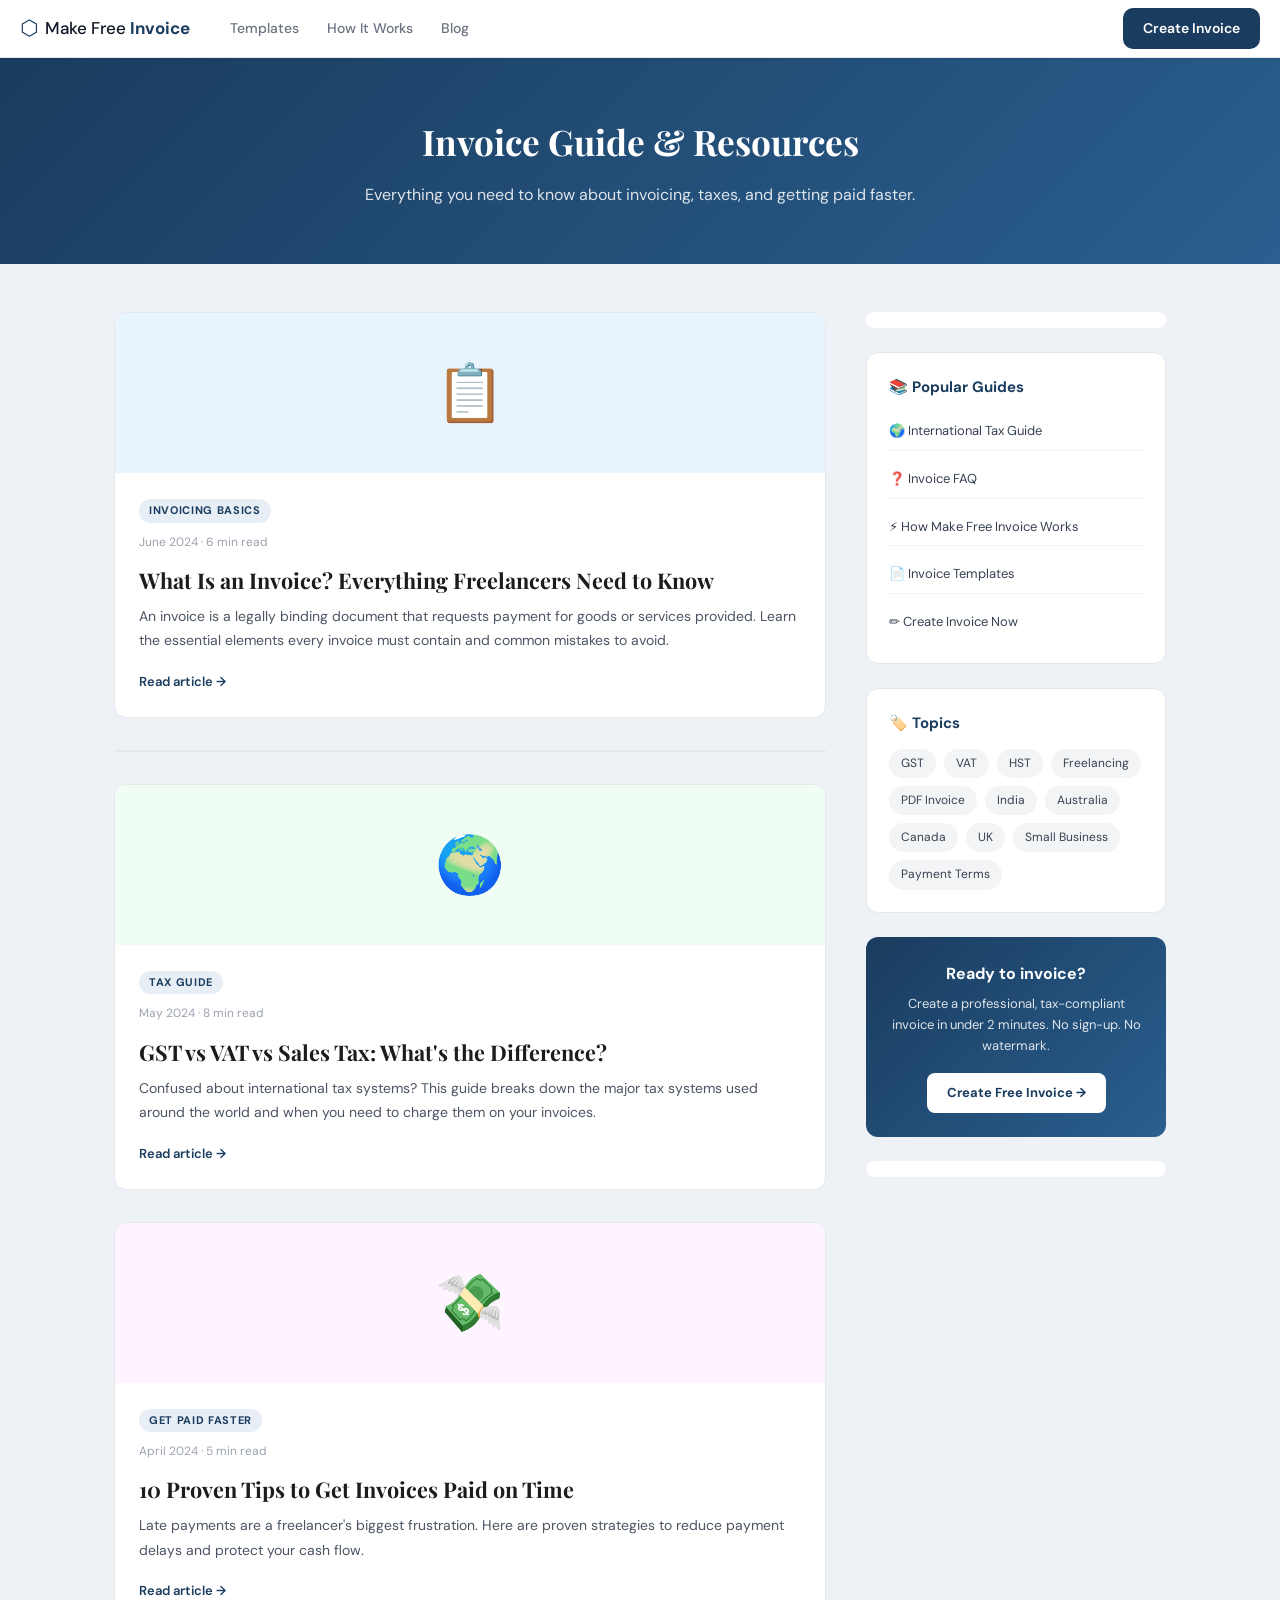
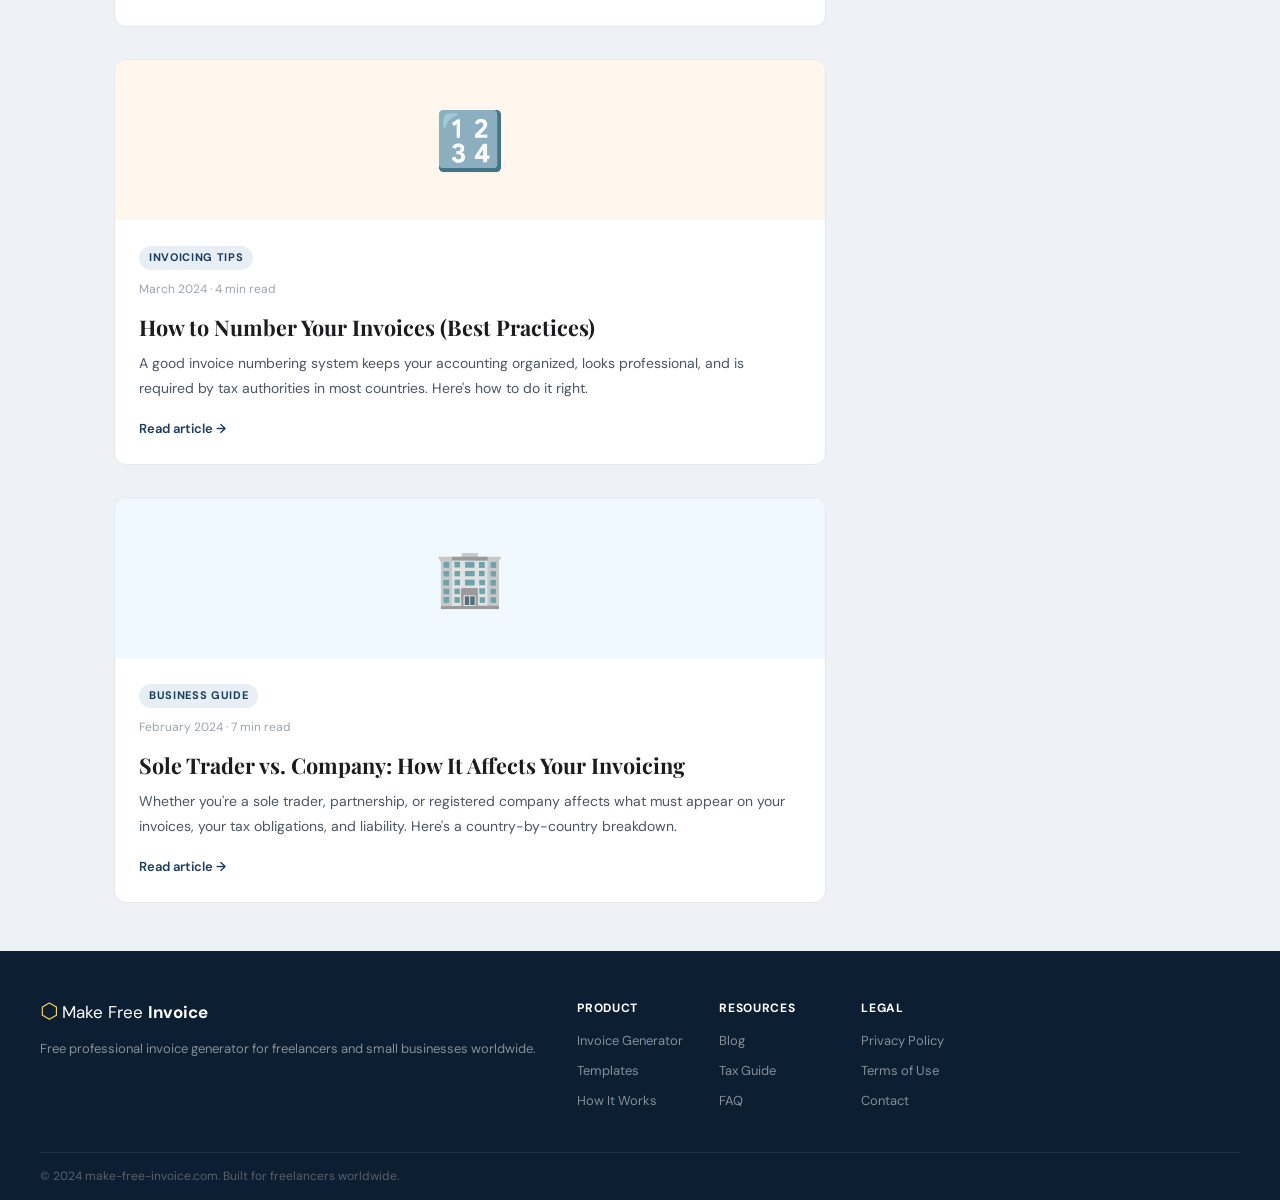
<file: pages/blog.html>
<!DOCTYPE html>
<html lang="en">
<head>
  <script async src="https://pagead2.googlesyndication.com/pagead/js/adsbygoogle.js?client=ca-pub-8016506604196318"
     crossorigin="anonymous"></script>
  <meta charset="UTF-8" />
  <meta name="viewport" content="width=device-width, initial-scale=1.0, viewport-fit=cover" />

  <!-- Google tag (gtag.js) -->
  <script async src="https://www.googletagmanager.com/gtag/js?id=G-NWV5CEWMKB"></script>
  <script>
    window.dataLayer = window.dataLayer || [];
    function gtag(){dataLayer.push(arguments);}
    gtag('js', new Date());
    gtag('config', 'G-NWV5CEWMKB');
  </script>

  <!-- ── FAVICON & APP ICONS ───────────────────── -->
  <link rel="icon" type="image/x-icon" href="../assets/favicon.ico" />
  <link rel="icon" type="image/png" sizes="16x16" href="../assets/favicon-16x16.png" />
  <link rel="icon" type="image/png" sizes="32x32" href="../assets/favicon-32x32.png" />
  <link rel="icon" type="image/png" sizes="48x48" href="../assets/favicon-48x48.png" />
  <link rel="apple-touch-icon" sizes="180x180" href="../assets/apple-touch-icon.png" />
  <link rel="manifest" href="../assets/site.webmanifest" />
  <meta name="theme-color" content="#1a3c5e" />

  <title>Free Invoice Guide & Blog – GST, VAT, PDF Tips | make-free-invoice.com</title>

  <!-- ── OPEN GRAPH / TWITTER ──────────────────── -->
  <meta property="og:type" content="website" />
  <meta property="og:url" content="https://www.make-free-invoice.com/pages/blog.html" />
  <meta property="og:title" content="Free Invoice Guide & Blog | Make Free Invoice" />
  <meta property="og:description" content="Learn how to create professional invoices, understand tax systems like GST and VAT, and get paid faster. Free invoicing guides for freelancers and small businesses." />
  <meta property="og:image" content="https://www.make-free-invoice.com/assets/og-image.png" />
  <meta property="og:image:width" content="1200" />
  <meta property="og:image:height" content="630" />
  <meta property="og:site_name" content="Make Free Invoice" />
  <meta property="og:locale" content="en_US" />
  <meta name="twitter:card" content="summary_large_image" />
  <meta name="twitter:title" content="Free Invoice Guide & Blog | Make Free Invoice" />
  <meta name="twitter:description" content="Learn how to create professional invoices, understand tax systems like GST and VAT, and get paid faster. Free invoicing guides for freelancers and small businesses." />
  <meta name="twitter:image" content="https://www.make-free-invoice.com/assets/og-image.png" />
  <meta name="description" content="Learn how to create professional invoices, understand tax systems like GST and VAT, and get paid faster. Free invoicing guides for freelancers and small businesses." />
  <link rel="preconnect" href="https://fonts.googleapis.com">
  <link href="https://fonts.googleapis.com/css2?family=Playfair+Display:wght@600;700&family=DM+Sans:opsz,wght@9..40,300;9..40,400;9..40,500;9..40,600&display=swap" rel="stylesheet">
  <script async src="https://pagead2.googlesyndication.com/pagead/js/adsbygoogle.js?client=ca-pub-XXXXXXXXXXXXXXXX" crossorigin="anonymous"></script>
  <link rel="stylesheet" href="../css/style.css" />
  <style>
    .blog-hero {
      background: linear-gradient(135deg, #1a3c5e 0%, #2a5f8f 100%);
      color: #fff;
      padding: 56px 24px;
      text-align: center;
    }
    .blog-hero h1 { font-family: 'Playfair Display', serif; font-size: 2.2rem; margin-bottom: 12px; }
    .blog-hero p { opacity: .85; font-size: 16px; max-width: 560px; margin: 0 auto; }

    .blog-layout {
      max-width: 1100px;
      margin: 48px auto;
      padding: 0 24px;
      display: grid;
      grid-template-columns: 1fr 300px;
      gap: 40px;
      align-items: start;
    }

    /* Articles */
    .article-list { display: flex; flex-direction: column; gap: 32px; }
    .article-card {
      background: #fff;
      border: 1px solid #e5e7eb;
      border-radius: 12px;
      overflow: hidden;
      transition: transform .2s, box-shadow .2s;
    }
    .article-card:hover { transform: translateY(-3px); box-shadow: 0 8px 32px rgba(0,0,0,0.10); }
    .article-thumb {
      height: 160px;
      display: flex;
      align-items: center;
      justify-content: center;
      font-size: 3.5rem;
    }
    .article-body { padding: 24px; }
    .article-tag {
      display: inline-block;
      background: #e8eef5;
      color: #1a3c5e;
      font-size: 11px;
      font-weight: 700;
      text-transform: uppercase;
      letter-spacing: .06em;
      padding: 3px 10px;
      border-radius: 99px;
      margin-bottom: 10px;
    }
    .article-body h2 {
      font-family: 'Playfair Display', serif;
      font-size: 1.35rem;
      font-weight: 700;
      margin-bottom: 10px;
      color: #1c1c1e;
      line-height: 1.3;
    }
    .article-body p { font-size: 14px; color: #4b5563; line-height: 1.75; margin-bottom: 16px; }
    .article-meta { font-size: 12px; color: #9ca3af; margin-bottom: 14px; }
    .read-more {
      display: inline-flex;
      align-items: center;
      gap: 6px;
      color: #1a3c5e;
      font-size: 13px;
      font-weight: 600;
      text-decoration: none;
      transition: gap .2s;
    }
    .read-more:hover { gap: 10px; }

    /* Sidebar */
    .blog-sidebar { display: flex; flex-direction: column; gap: 24px; }
    .sidebar-card {
      background: #fff;
      border: 1px solid #e5e7eb;
      border-radius: 12px;
      padding: 22px;
    }
    .sidebar-card h3 { font-size: 15px; font-weight: 700; margin-bottom: 14px; color: #1a3c5e; }
    .sidebar-links { display: flex; flex-direction: column; gap: 10px; }
    .sidebar-links a {
      font-size: 13px;
      color: #374151;
      text-decoration: none;
      display: flex;
      align-items: center;
      gap: 8px;
      padding: 8px 0;
      border-bottom: 1px solid #f3f4f6;
      transition: color .15s;
    }
    .sidebar-links a:last-child { border-bottom: none; }
    .sidebar-links a:hover { color: #1a3c5e; }
    .tag-cloud { display: flex; flex-wrap: wrap; gap: 8px; }
    .tag-pill {
      background: #f3f4f6;
      color: #374151;
      font-size: 12px;
      padding: 5px 12px;
      border-radius: 99px;
      text-decoration: none;
      transition: background .15s, color .15s;
    }
    .tag-pill:hover { background: #1a3c5e; color: #fff; }

    .sidebar-cta {
      background: linear-gradient(135deg, #1a3c5e, #2a5f8f);
      color: #fff;
      border-radius: 12px;
      padding: 24px;
      text-align: center;
    }
    .sidebar-cta h3 { font-size: 16px; font-weight: 700; margin-bottom: 8px; }
    .sidebar-cta p { font-size: 13px; opacity: .85; margin-bottom: 16px; line-height: 1.6; }
    .sidebar-cta a {
      display: inline-block;
      background: #fff;
      color: #1a3c5e;
      font-size: 13px;
      font-weight: 700;
      padding: 10px 20px;
      border-radius: 8px;
      text-decoration: none;
      transition: opacity .2s;
    }
    .sidebar-cta a:hover { opacity: .9; }

    @media (max-width: 768px) {
      .blog-layout { grid-template-columns: 1fr; }
    }

    /* Inline article full text (expandable) */
    .article-full { display: none; padding: 0 24px 24px; }
    .article-full.open { display: block; }
    .article-full h3 { font-size: 16px; font-weight: 700; margin: 20px 0 8px; color: #1a3c5e; }
    .article-full p { font-size: 14px; color: #4b5563; line-height: 1.8; margin-bottom: 12px; }
    .article-full ul { padding-left: 20px; margin-bottom: 12px; }
    .article-full li { font-size: 14px; color: #4b5563; line-height: 1.8; }
    .article-full table { width: 100%; border-collapse: collapse; margin: 16px 0; font-size: 13px; }
    .article-full th { background: #1a3c5e; color: #fff; padding: 10px 12px; text-align: left; font-weight: 600; }
    .article-full td { padding: 9px 12px; border-bottom: 1px solid #f0f0f0; color: #374151; }
    .article-full tr:nth-child(even) td { background: #fafbfc; }
    .collapse-btn {
      background: none;
      border: 1.5px solid #e5e7eb;
      border-radius: 8px;
      padding: 7px 14px;
      font-size: 12px;
      color: #6b7280;
      cursor: pointer;
      margin-top: 12px;
      font-family: 'DM Sans', sans-serif;
    }
    .collapse-btn:hover { border-color: #1a3c5e; color: #1a3c5e; }
  </style>
</head>
<body>

  <header class="site-header">
    <div class="header-inner">
      <a href="../index.html" class="logo">
        <span class="logo-mark">⬡</span>
        <span class="logo-text">Make Free <strong>Invoice</strong></span>
      </a>
      <nav class="header-nav">
        <a href="templates.html">Templates</a>
        <a href="how-it-works.html">How It Works</a>
        <a href="blog.html">Blog</a>
      </nav>
      <div class="header-actions">
        <a href="../index.html" class="btn-primary">Create Invoice</a>
      </div>
    </div>
  </header>

  <!-- Top Ad -->
  <div class="ad-banner ad-top">
    <ins class="adsbygoogle" style="display:block" data-ad-client="ca-pub-XXXXXXXXXXXXXXXX"
         data-ad-slot="7890123456" data-ad-format="auto" data-full-width-responsive="true"></ins>
    <script>(adsbygoogle = window.adsbygoogle || []).push({});</script>
  </div>

  <div class="blog-hero">
    <h1>Invoice Guide & Resources</h1>
    <p>Everything you need to know about invoicing, taxes, and getting paid faster.</p>
  </div>

  <div class="blog-layout">

    <!-- ARTICLES -->
    <div class="article-list">

      <!-- Article 1 -->
      <article class="article-card">
        <div class="article-thumb" style="background: #e8f4fd;">📋</div>
        <div class="article-body">
          <span class="article-tag">Invoicing Basics</span>
          <div class="article-meta">June 2024 · 6 min read</div>
          <h2>What Is an Invoice? Everything Freelancers Need to Know</h2>
          <p>An invoice is a legally binding document that requests payment for goods or services provided. Learn the essential elements every invoice must contain and common mistakes to avoid.</p>
          <a href="javascript:void(0)" class="read-more" onclick="toggleArticle('art1')">Read article →</a>
        </div>
        <div class="article-full" id="art1">
          <h3>What Must an Invoice Include?</h3>
          <p>A professional invoice should contain the following elements to be legally valid and ensure prompt payment:</p>
          <ul>
            <li><strong>Invoice number</strong> – a unique identifier for tracking and accounting purposes.</li>
            <li><strong>Issue date and due date</strong> – when the invoice was created and when payment is expected.</li>
            <li><strong>Seller details</strong> – your full name or business name, address, and contact information.</li>
            <li><strong>Buyer details</strong> – your client's name, company, and billing address.</li>
            <li><strong>Description of goods or services</strong> – clear, itemized breakdown of what was delivered.</li>
            <li><strong>Amounts</strong> – unit price, quantity, subtotal, taxes, and grand total.</li>
            <li><strong>Payment terms</strong> – how and when to pay (bank transfer, PayPal, net-30, etc.).</li>
            <li><strong>Tax information</strong> – your GST/VAT registration number if applicable.</li>
          </ul>
          <h3>Invoice vs. Receipt vs. Quote</h3>
          <p>An <strong>invoice</strong> requests payment before or after work. A <strong>receipt</strong> confirms payment was received. A <strong>quote</strong> (or estimate) proposes the cost before work begins. All three are different documents.</p>
          <h3>Payment Terms to Know</h3>
          <table>
            <tr><th>Term</th><th>Meaning</th></tr>
            <tr><td>Net 15</td><td>Payment due within 15 days of invoice date</td></tr>
            <tr><td>Net 30</td><td>Payment due within 30 days</td></tr>
            <tr><td>Due on Receipt</td><td>Payment expected immediately</td></tr>
            <tr><td>2/10 Net 30</td><td>2% discount if paid within 10 days, otherwise due in 30</td></tr>
          </table>
          <button class="collapse-btn" onclick="toggleArticle('art1')">↑ Collapse</button>
        </div>
      </article>

      <!-- Mid-article Ad -->
      <div class="ad-banner" style="border-radius:12px; overflow:hidden; border:1px solid #e5e7eb;">
        <ins class="adsbygoogle" style="display:block" data-ad-client="ca-pub-XXXXXXXXXXXXXXXX"
             data-ad-slot="8901234567" data-ad-format="auto" data-full-width-responsive="true"></ins>
        <script>(adsbygoogle = window.adsbygoogle || []).push({});</script>
      </div>

      <!-- Article 2 -->
      <article class="article-card">
        <div class="article-thumb" style="background: #f0fdf4;">🌍</div>
        <div class="article-body">
          <span class="article-tag">Tax Guide</span>
          <div class="article-meta">May 2024 · 8 min read</div>
          <h2>GST vs VAT vs Sales Tax: What's the Difference?</h2>
          <p>Confused about international tax systems? This guide breaks down the major tax systems used around the world and when you need to charge them on your invoices.</p>
          <a href="javascript:void(0)" class="read-more" onclick="toggleArticle('art2')">Read article →</a>
        </div>
        <div class="article-full" id="art2">
          <h3>The Three Major Tax System Types</h3>
          <p>Most countries use one of three broad tax frameworks for business transactions:</p>
          <table>
            <tr><th>System</th><th>Countries</th><th>Typical Rate</th><th>Notes</th></tr>
            <tr><td><strong>VAT</strong> (Value Added Tax)</td><td>EU, UK, UAE, South Africa, Russia</td><td>5–25%</td><td>Applied at each stage of production</td></tr>
            <tr><td><strong>GST</strong> (Goods &amp; Services Tax)</td><td>Australia, India, Canada, NZ, Singapore</td><td>5–18%</td><td>Similar to VAT; may have federal + state components</td></tr>
            <tr><td><strong>Sales Tax</strong></td><td>United States</td><td>0–10.25%</td><td>Applied only at point of sale; varies by state</td></tr>
          </table>
          <h3>India's GST: CGST + SGST + IGST</h3>
          <p>India has a dual GST structure. For sales within the same state, you charge <strong>CGST</strong> (Central GST) + <strong>SGST</strong> (State GST), both at half the applicable rate. For inter-state sales, you charge <strong>IGST</strong> (Integrated GST) at the full rate. Common rates are 0%, 5%, 12%, 18%, and 28%.</p>
          <h3>Canada's GST/HST/PST</h3>
          <p>Canada uses federal <strong>GST</strong> (5%) plus provincial taxes. Some provinces harmonize these into a single <strong>HST</strong>. Others have separate <strong>PST</strong> or <strong>QST</strong> (Quebec). Ontario charges 13% HST; Nova Scotia 15% HST; BC charges 5% GST + 7% PST.</p>
          <h3>When Do You Need to Register?</h3>
          <p>Most countries have a registration threshold. In Australia, you must register for GST once you earn over AUD $75,000/year. In the UK, it's £90,000. In India, it's ₹20–40 lakh depending on the state. Below the threshold, you typically don't need to charge or collect tax.</p>
          <button class="collapse-btn" onclick="toggleArticle('art2')">↑ Collapse</button>
        </div>
      </article>

      <!-- Article 3 -->
      <article class="article-card">
        <div class="article-thumb" style="background: #fdf4ff;">💸</div>
        <div class="article-body">
          <span class="article-tag">Get Paid Faster</span>
          <div class="article-meta">April 2024 · 5 min read</div>
          <h2>10 Proven Tips to Get Invoices Paid on Time</h2>
          <p>Late payments are a freelancer's biggest frustration. Here are proven strategies to reduce payment delays and protect your cash flow.</p>
          <a href="javascript:void(0)" class="read-more" onclick="toggleArticle('art3')">Read article →</a>
        </div>
        <div class="article-full" id="art3">
          <ul>
            <li><strong>Invoice immediately</strong> – Send the invoice the same day you complete the work. Delays on your end encourage delays on theirs.</li>
            <li><strong>Use clear due dates</strong> – "Net 30" is less urgent than "Due by June 30, 2024". Be explicit.</li>
            <li><strong>Request a deposit upfront</strong> – For large projects, ask for 25–50% before starting. This filters out unreliable clients.</li>
            <li><strong>Accept multiple payment methods</strong> – Bank transfer, PayPal, Stripe, UPI — the easier you make it to pay, the faster you get paid.</li>
            <li><strong>Include bank details on the invoice</strong> – Never make clients ask where to send the money.</li>
            <li><strong>Follow up automatically</strong> – Send a polite reminder 3 days before the due date and 1 day after.</li>
            <li><strong>Charge late fees</strong> – State a 1.5–2% monthly late fee in your terms. Even if you never enforce it, the threat works.</li>
            <li><strong>Keep invoices simple</strong> – Confusing invoices get questioned and delayed. Be clear and itemized.</li>
            <li><strong>Build a relationship</strong> – Clients pay people they like faster. A brief thank-you note goes a long way.</li>
            <li><strong>Use invoice numbers</strong> – Makes it easier for clients' accounting teams to process and track your payment.</li>
          </ul>
          <button class="collapse-btn" onclick="toggleArticle('art3')">↑ Collapse</button>
        </div>
      </article>

      <!-- Article 4 -->
      <article class="article-card">
        <div class="article-thumb" style="background: #fff7ed;">🔢</div>
        <div class="article-body">
          <span class="article-tag">Invoicing Tips</span>
          <div class="article-meta">March 2024 · 4 min read</div>
          <h2>How to Number Your Invoices (Best Practices)</h2>
          <p>A good invoice numbering system keeps your accounting organized, looks professional, and is required by tax authorities in most countries. Here's how to do it right.</p>
          <a href="javascript:void(0)" class="read-more" onclick="toggleArticle('art4')">Read article →</a>
        </div>
        <div class="article-full" id="art4">
          <h3>Why Invoice Numbers Matter</h3>
          <p>Invoice numbers are required by tax law in most countries. They allow you and your client to uniquely identify, reference, and audit transactions. Using sequential numbers also makes it easy to spot gaps (lost or disputed invoices).</p>
          <h3>Popular Numbering Formats</h3>
          <table>
            <tr><th>Format</th><th>Example</th><th>Best For</th></tr>
            <tr><td>Sequential</td><td>INV-001, INV-002</td><td>Startups &amp; freelancers</td></tr>
            <tr><td>Year + Sequential</td><td>2024-001, 2024-002</td><td>Annual reset tracking</td></tr>
            <tr><td>Year + Month + Seq</td><td>2024-06-001</td><td>High-volume businesses</td></tr>
            <tr><td>Client Code + Seq</td><td>APPLE-001, MSFT-002</td><td>Multi-client agencies</td></tr>
            <tr><td>Project Code</td><td>PROJ-001-INV-1</td><td>Project-based billing</td></tr>
          </table>
          <h3>Rules to Follow</h3>
          <ul>
            <li>Invoice numbers must be <strong>unique</strong> — never reuse a number.</li>
            <li>They must be <strong>sequential</strong> with no gaps (for tax audit compliance).</li>
            <li>In many countries (EU, Australia, India) the numbering must be <strong>chronological</strong>.</li>
            <li>Do not use special characters except hyphens and underscores.</li>
          </ul>
          <button class="collapse-btn" onclick="toggleArticle('art4')">↑ Collapse</button>
        </div>
      </article>

      <!-- Article 5 -->
      <article class="article-card">
        <div class="article-thumb" style="background: #f0f9ff;">🏢</div>
        <div class="article-body">
          <span class="article-tag">Business Guide</span>
          <div class="article-meta">February 2024 · 7 min read</div>
          <h2>Sole Trader vs. Company: How It Affects Your Invoicing</h2>
          <p>Whether you're a sole trader, partnership, or registered company affects what must appear on your invoices, your tax obligations, and liability. Here's a country-by-country breakdown.</p>
          <a href="javascript:void(0)" class="read-more" onclick="toggleArticle('art5')">Read article →</a>
        </div>
        <div class="article-full" id="art5">
          <h3>Sole Trader Invoicing</h3>
          <p>As a sole trader, your invoices must include your full legal name (not just a trade name) in most countries. In Australia, you should include your ABN. In the UK, you don't need to register for VAT unless you exceed the £90,000 threshold.</p>
          <h3>Company Invoicing Requirements</h3>
          <p>Registered companies typically have stricter requirements. In the UK, a limited company must show its registered company number and registered office address. In India, a Private Limited company must include its CIN. In the EU, VAT-registered businesses must show their VAT number on all B2B invoices.</p>
          <h3>Key Differences by Country</h3>
          <table>
            <tr><th>Country</th><th>Sole Trader Must Show</th><th>Company Must Show</th></tr>
            <tr><td>Australia</td><td>Name + ABN</td><td>ACN + ABN + Registered Address</td></tr>
            <tr><td>UK</td><td>Full Name (if VAT-registered: VAT No.)</td><td>Company No. + Registered Address</td></tr>
            <tr><td>India</td><td>PAN + GSTIN</td><td>CIN + GSTIN + PAN</td></tr>
            <tr><td>USA</td><td>Name/DBA + EIN (if applicable)</td><td>EIN + State Registration</td></tr>
            <tr><td>Germany</td><td>Name + USt-IdNr (if VAT registered)</td><td>HRB No. + USt-IdNr</td></tr>
          </table>
          <button class="collapse-btn" onclick="toggleArticle('art5')">↑ Collapse</button>
        </div>
      </article>

    </div><!-- /.article-list -->

    <!-- SIDEBAR -->
    <aside class="blog-sidebar">

      <!-- Sidebar Ad -->
      <div class="sidebar-card" style="padding:8px; border:none;">
        <ins class="adsbygoogle" style="display:block" data-ad-client="ca-pub-XXXXXXXXXXXXXXXX"
             data-ad-slot="9012345678" data-ad-format="auto" data-full-width-responsive="true"></ins>
        <script>(adsbygoogle = window.adsbygoogle || []).push({});</script>
      </div>

      <!-- Quick Links -->
      <div class="sidebar-card">
        <h3>📚 Popular Guides</h3>
        <div class="sidebar-links">
          <a href="tax-guide.html">🌍 International Tax Guide</a>
          <a href="faq.html">❓ Invoice FAQ</a>
          <a href="how-it-works.html">⚡ How Make Free Invoice Works</a>
          <a href="templates.html">📄 Invoice Templates</a>
          <a href="../index.html">✏️ Create Invoice Now</a>
        </div>
      </div>

      <!-- Tags -->
      <div class="sidebar-card">
        <h3>🏷️ Topics</h3>
        <div class="tag-cloud">
          <a href="#" class="tag-pill">GST</a>
          <a href="#" class="tag-pill">VAT</a>
          <a href="#" class="tag-pill">HST</a>
          <a href="#" class="tag-pill">Freelancing</a>
          <a href="#" class="tag-pill">PDF Invoice</a>
          <a href="#" class="tag-pill">India</a>
          <a href="#" class="tag-pill">Australia</a>
          <a href="#" class="tag-pill">Canada</a>
          <a href="#" class="tag-pill">UK</a>
          <a href="#" class="tag-pill">Small Business</a>
          <a href="#" class="tag-pill">Payment Terms</a>
        </div>
      </div>

      <!-- CTA -->
      <div class="sidebar-cta">
        <h3>Ready to invoice?</h3>
        <p>Create a professional, tax-compliant invoice in under 2 minutes. No sign-up. No watermark.</p>
        <a href="../index.html">Create Free Invoice →</a>
      </div>

      <!-- Second Sidebar Ad -->
      <div class="sidebar-card" style="padding:8px; border:none;">
        <ins class="adsbygoogle" style="display:block" data-ad-client="ca-pub-XXXXXXXXXXXXXXXX"
             data-ad-slot="0123456789" data-ad-format="auto" data-full-width-responsive="true"></ins>
        <script>(adsbygoogle = window.adsbygoogle || []).push({});</script>
      </div>

    </aside>

  </div><!-- /.blog-layout -->

  <!-- Bottom Ad -->
  <div class="ad-banner ad-mid">
    <ins class="adsbygoogle" style="display:block" data-ad-client="ca-pub-XXXXXXXXXXXXXXXX"
         data-ad-slot="1234509876" data-ad-format="auto" data-full-width-responsive="true"></ins>
    <script>(adsbygoogle = window.adsbygoogle || []).push({});</script>
  </div>

  <footer class="site-footer">
    <div class="footer-inner">
      <div class="footer-brand">
        <span class="logo-mark">⬡</span>
        <span class="logo-text">Make Free <strong>Invoice</strong></span>
        <p>Free professional invoice generator for freelancers and small businesses worldwide.</p>
      </div>
      <div class="footer-links">
        <div class="footer-col">
          <h4>Product</h4>
          <a href="../index.html">Invoice Generator</a>
          <a href="templates.html">Templates</a>
          <a href="how-it-works.html">How It Works</a>
        </div>
        <div class="footer-col">
          <h4>Resources</h4>
          <a href="blog.html">Blog</a>
          <a href="tax-guide.html">Tax Guide</a>
          <a href="faq.html">FAQ</a>
        </div>
        <div class="footer-col">
          <h4>Legal</h4>
          <a href="privacy.html">Privacy Policy</a>
          <a href="terms.html">Terms of Use</a>
          <a href="contact.html">Contact</a>
        </div>
      </div>
    </div>
    <div class="footer-bottom"><p>© 2024 make-free-invoice.com. Built for freelancers worldwide.</p></div>
  </footer>

  <script>
    function toggleArticle(id) {
      const el = document.getElementById(id);
      el.classList.toggle('open');
    }
  </script>
</body>
</html>
</file>
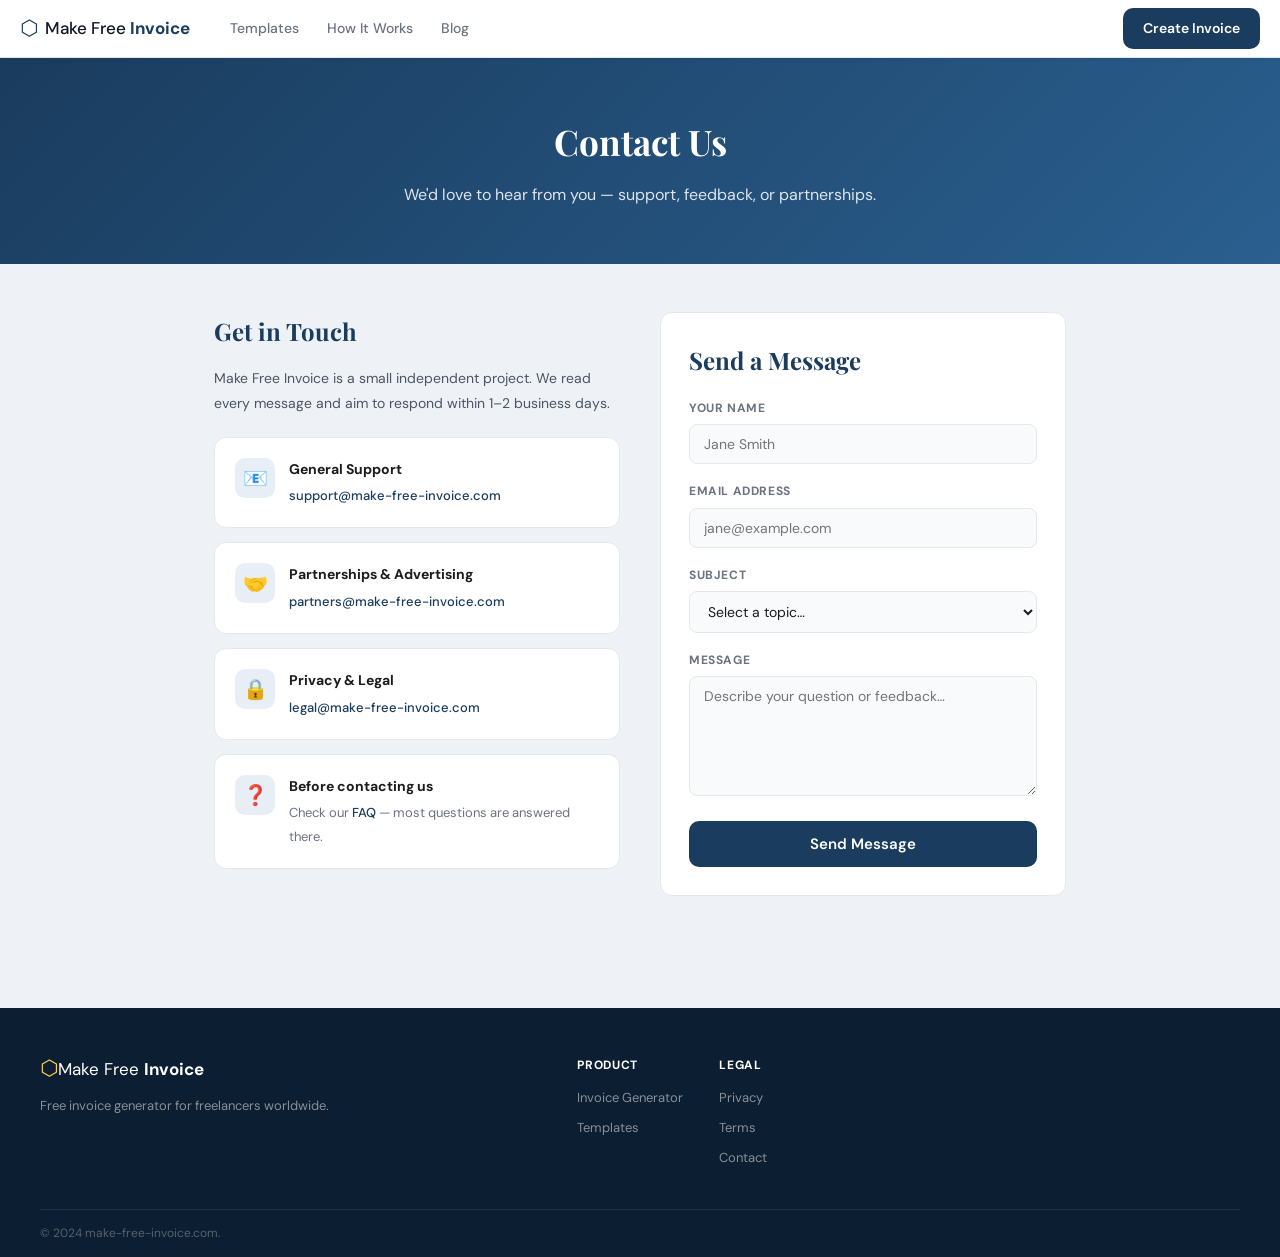
<file: pages/contact.html>
<!DOCTYPE html>
<html lang="en">
<head>
  <script async src="https://pagead2.googlesyndication.com/pagead/js/adsbygoogle.js?client=ca-pub-8016506604196318"
     crossorigin="anonymous"></script>
  <meta charset="UTF-8" />
  <meta name="viewport" content="width=device-width, initial-scale=1.0, viewport-fit=cover" />

  <!-- Google tag (gtag.js) -->
  <script async src="https://www.googletagmanager.com/gtag/js?id=G-NWV5CEWMKB"></script>
  <script>
    window.dataLayer = window.dataLayer || [];
    function gtag(){dataLayer.push(arguments);}
    gtag('js', new Date());
    gtag('config', 'G-NWV5CEWMKB');
  </script>

  <!-- ── FAVICON & APP ICONS ───────────────────── -->
  <link rel="icon" type="image/x-icon" href="../assets/favicon.ico" />
  <link rel="icon" type="image/png" sizes="16x16" href="../assets/favicon-16x16.png" />
  <link rel="icon" type="image/png" sizes="32x32" href="../assets/favicon-32x32.png" />
  <link rel="icon" type="image/png" sizes="48x48" href="../assets/favicon-48x48.png" />
  <link rel="apple-touch-icon" sizes="180x180" href="../assets/apple-touch-icon.png" />
  <link rel="manifest" href="../assets/site.webmanifest" />
  <meta name="theme-color" content="#1a3c5e" />

  <title>Contact Us | make-free-invoice.com – Free Invoice Generator</title>

  <!-- ── OPEN GRAPH / TWITTER ──────────────────── -->
  <meta property="og:type" content="website" />
  <meta property="og:url" content="https://www.make-free-invoice.com/pages/contact.html" />
  <meta property="og:title" content="Contact Us | Make Free Invoice" />
  <meta property="og:description" content="Contact Make Free Invoice for support, feedback, or partnership inquiries." />
  <meta property="og:image" content="https://www.make-free-invoice.com/assets/og-image.png" />
  <meta property="og:image:width" content="1200" />
  <meta property="og:image:height" content="630" />
  <meta property="og:site_name" content="Make Free Invoice" />
  <meta property="og:locale" content="en_US" />
  <meta name="twitter:card" content="summary_large_image" />
  <meta name="twitter:title" content="Contact Us | Make Free Invoice" />
  <meta name="twitter:description" content="Contact Make Free Invoice for support, feedback, or partnership inquiries." />
  <meta name="twitter:image" content="https://www.make-free-invoice.com/assets/og-image.png" />
  <meta name="description" content="Contact Make Free Invoice for support, feedback, or partnership inquiries." />
  <link rel="preconnect" href="https://fonts.googleapis.com">
  <link href="https://fonts.googleapis.com/css2?family=Playfair+Display:wght@600;700&family=DM+Sans:opsz,wght@9..40,300;9..40,400;9..40,500;9..40,600&display=swap" rel="stylesheet">
  <script async src="https://pagead2.googlesyndication.com/pagead/js/adsbygoogle.js?client=ca-pub-XXXXXXXXXXXXXXXX" crossorigin="anonymous"></script>
  <link rel="stylesheet" href="../css/style.css" />
  <style>
    .contact-hero { background:linear-gradient(135deg,#1a3c5e,#2a5f8f); color:#fff; padding:56px 24px; text-align:center; }
    .contact-hero h1 { font-family:'Playfair Display',serif; font-size:2.2rem; margin-bottom:12px; }
    .contact-hero p { opacity:.85; font-size:16px; }

    .contact-wrap { max-width:900px; margin:48px auto; padding:0 24px 64px; display:grid; grid-template-columns:1fr 1fr; gap:40px; }
    @media(max-width:680px){ .contact-wrap { grid-template-columns:1fr; } }

    .contact-info h2 { font-family:'Playfair Display',serif; font-size:1.5rem; margin-bottom:16px; color:#1a3c5e; }
    .contact-info p { font-size:14px; color:#4b5563; line-height:1.8; margin-bottom:20px; }
    .contact-card { background:#fff; border:1px solid #e5e7eb; border-radius:12px; padding:20px; margin-bottom:14px; display:flex; gap:14px; align-items:flex-start; }
    .contact-card-icon { width:40px; height:40px; background:#e8eef5; border-radius:10px; display:flex; align-items:center; justify-content:center; font-size:20px; flex-shrink:0; }
    .contact-card h4 { font-size:14px; font-weight:700; color:#1c1c1e; margin-bottom:4px; }
    .contact-card p { font-size:13px; color:#6b7280; margin:0; }
    .contact-card a { color:#1a3c5e; font-weight:500; text-decoration:none; }

    .contact-form { background:#fff; border:1px solid #e5e7eb; border-radius:12px; padding:28px; }
    .contact-form h2 { font-family:'Playfair Display',serif; font-size:1.5rem; margin-bottom:20px; color:#1a3c5e; }
    .form-group { margin-bottom:18px; }
    .form-group label { display:block; font-size:12px; font-weight:700; text-transform:uppercase; letter-spacing:.05em; color:#6b7280; margin-bottom:6px; }
    .form-group input,
    .form-group select,
    .form-group textarea {
      width:100%; font-family:'DM Sans',sans-serif; font-size:14px;
      padding:10px 14px; border:1.5px solid #e5e7eb; border-radius:8px;
      background:#f9fafb; color:#1c1c1e; outline:none;
      transition:border-color .2s, background .2s;
    }
    .form-group input:focus,
    .form-group select:focus,
    .form-group textarea:focus { border-color:#1a3c5e; background:#fff; }
    .form-group textarea { min-height:120px; resize:vertical; }
    .form-submit { width:100%; background:#1a3c5e; color:#fff; border:none; border-radius:10px; padding:13px; font-family:'DM Sans',sans-serif; font-size:15px; font-weight:600; cursor:pointer; transition:background .2s; }
    .form-submit:hover { background:#16324e; }
    .form-success { display:none; background:#f0fdf4; border:1px solid #bbf7d0; border-radius:10px; padding:20px; text-align:center; color:#15803d; font-weight:600; margin-top:16px; }
  </style>
</head>
<body>

  <header class="site-header">
    <div class="header-inner">
      <a href="../index.html" class="logo"><span class="logo-mark">⬡</span><span class="logo-text">Make Free <strong>Invoice</strong></span></a>
      <nav class="header-nav"><a href="templates.html">Templates</a><a href="how-it-works.html">How It Works</a><a href="blog.html">Blog</a></nav>
      <div class="header-actions"><a href="../index.html" class="btn-primary">Create Invoice</a></div>
    </div>
  </header>

  <div class="contact-hero">
    <h1>Contact Us</h1>
    <p>We'd love to hear from you — support, feedback, or partnerships.</p>
  </div>

  <div class="contact-wrap">

    <div class="contact-info">
      <h2>Get in Touch</h2>
      <p>Make Free Invoice is a small independent project. We read every message and aim to respond within 1–2 business days.</p>

      <div class="contact-card">
        <div class="contact-card-icon">📧</div>
        <div>
          <h4>General Support</h4>
          <p><a href="mailto:support@make-free-invoice.com">support@make-free-invoice.com</a></p>
        </div>
      </div>
      <div class="contact-card">
        <div class="contact-card-icon">🤝</div>
        <div>
          <h4>Partnerships & Advertising</h4>
          <p><a href="mailto:partners@make-free-invoice.com">partners@make-free-invoice.com</a></p>
        </div>
      </div>
      <div class="contact-card">
        <div class="contact-card-icon">🔒</div>
        <div>
          <h4>Privacy & Legal</h4>
          <p><a href="mailto:legal@make-free-invoice.com">legal@make-free-invoice.com</a></p>
        </div>
      </div>
      <div class="contact-card">
        <div class="contact-card-icon">❓</div>
        <div>
          <h4>Before contacting us</h4>
          <p>Check our <a href="faq.html">FAQ</a> — most questions are answered there.</p>
        </div>
      </div>
    </div>

    <div class="contact-form">
      <h2>Send a Message</h2>
      <div class="form-group">
        <label>Your Name</label>
        <input type="text" id="contactName" placeholder="Jane Smith" />
      </div>
      <div class="form-group">
        <label>Email Address</label>
        <input type="email" id="contactEmail" placeholder="jane@example.com" />
      </div>
      <div class="form-group">
        <label>Subject</label>
        <select id="contactSubject">
          <option value="">Select a topic…</option>
          <option value="support">Support / Bug Report</option>
          <option value="feature">Feature Request</option>
          <option value="tax">Tax System Question</option>
          <option value="partnership">Partnership / Advertising</option>
          <option value="privacy">Privacy / Legal</option>
          <option value="other">Other</option>
        </select>
      </div>
      <div class="form-group">
        <label>Message</label>
        <textarea id="contactMessage" placeholder="Describe your question or feedback…"></textarea>
      </div>
      <button class="form-submit" onclick="submitForm()">Send Message</button>
      <div class="form-success" id="formSuccess">
        ✓ Message sent! We'll get back to you within 1–2 business days.
      </div>
    </div>

  </div>

  <footer class="site-footer">
    <div class="footer-inner">
      <div class="footer-brand"><span class="logo-mark">⬡</span><span class="logo-text">Make Free <strong>Invoice</strong></span><p>Free invoice generator for freelancers worldwide.</p></div>
      <div class="footer-links">
        <div class="footer-col"><h4>Product</h4><a href="../index.html">Invoice Generator</a><a href="templates.html">Templates</a></div>
        <div class="footer-col"><h4>Legal</h4><a href="privacy.html">Privacy</a><a href="terms.html">Terms</a><a href="contact.html">Contact</a></div>
      </div>
    </div>
    <div class="footer-bottom"><p>© 2024 make-free-invoice.com.</p></div>
  </footer>

  <script>
    function submitForm() {
      const name = document.getElementById('contactName').value.trim();
      const email = document.getElementById('contactEmail').value.trim();
      const msg = document.getElementById('contactMessage').value.trim();
      if (!name || !email || !msg) { alert('Please fill in all required fields.'); return; }
      // In production, replace this with your form handler (Formspree, EmailJS, etc.)
      const subject = encodeURIComponent('Make Free Invoice Contact: ' + (document.getElementById('contactSubject').value || 'General'));
      const body = encodeURIComponent(`Name: ${name}\nEmail: ${email}\n\n${msg}`);
      window.location.href = `mailto:support@make-free-invoice.com?subject=${subject}&body=${body}`;
      document.getElementById('formSuccess').style.display = 'block';
    }
  </script>
</body>
</html>
</file>
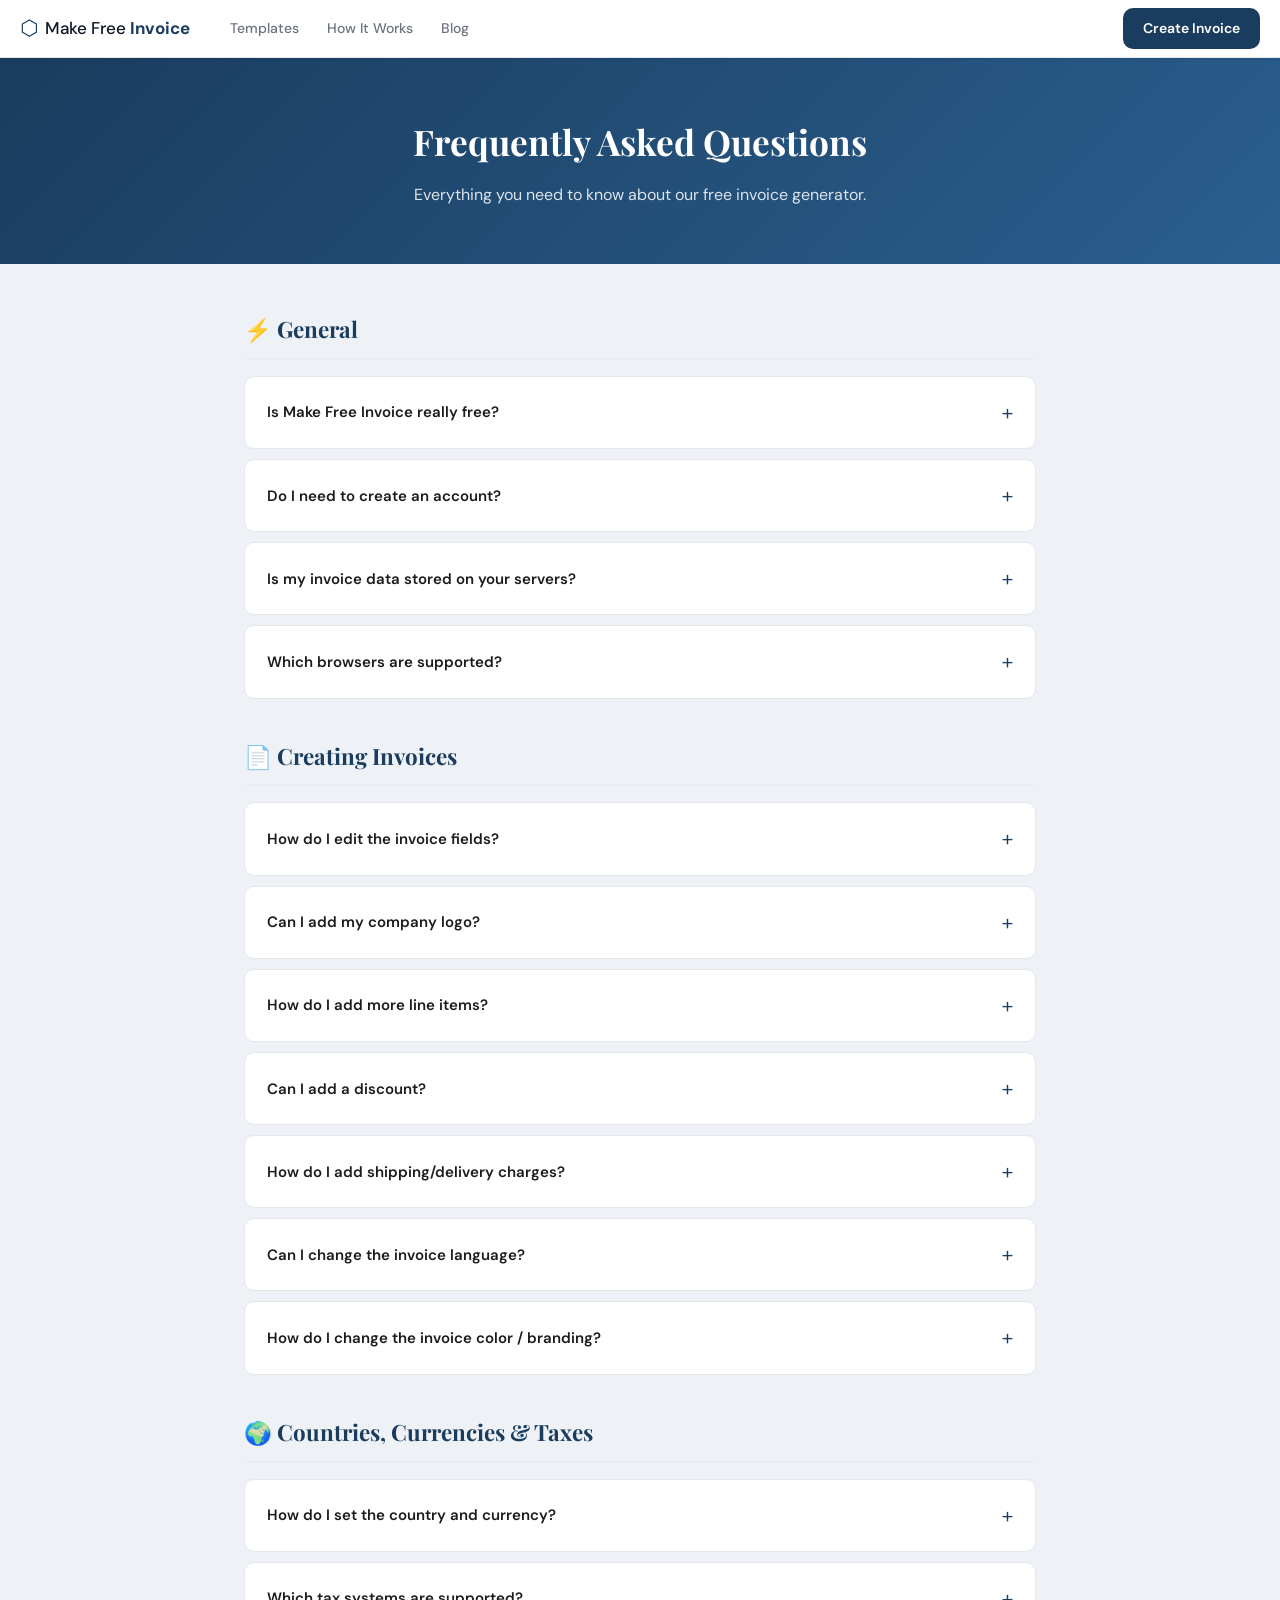
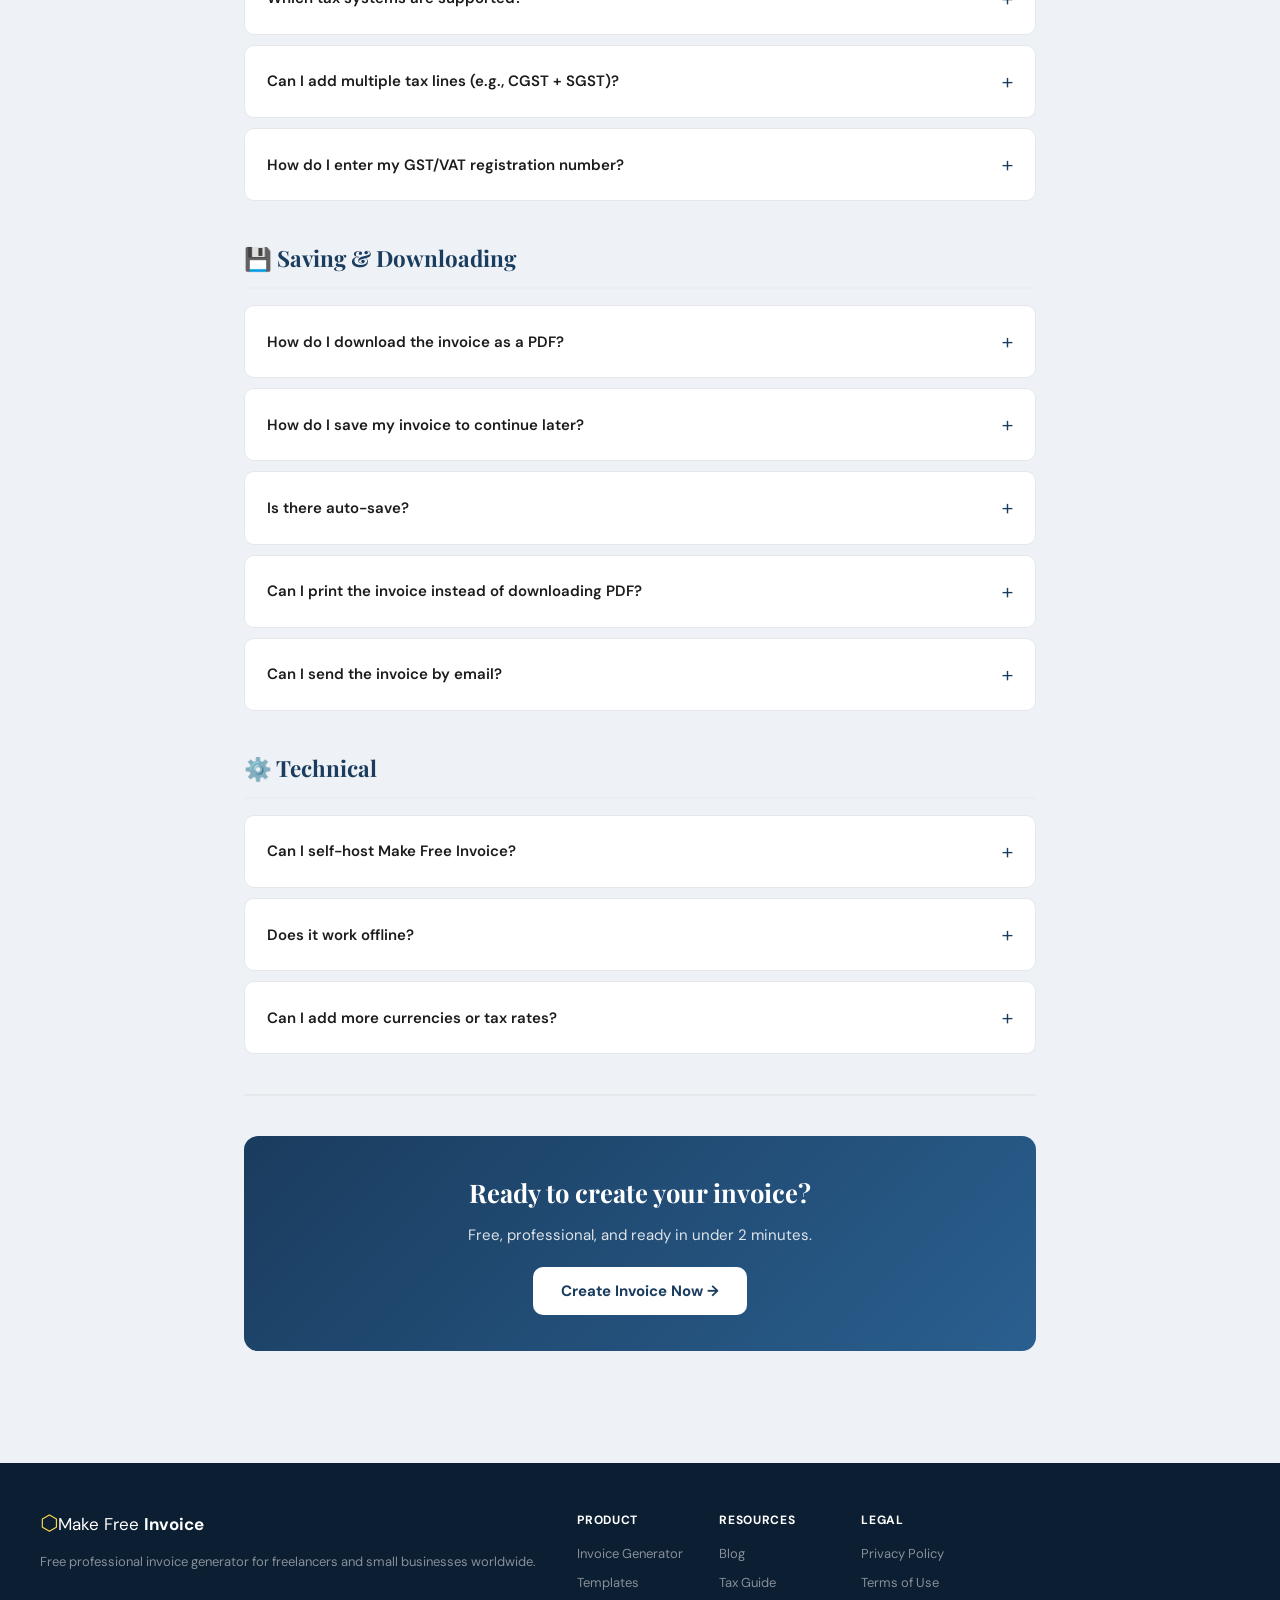
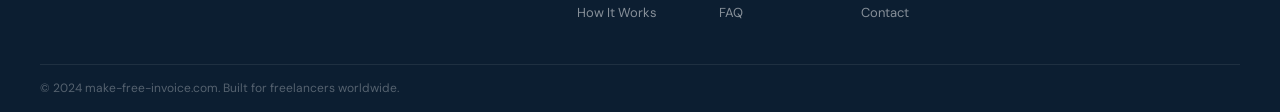
<file: pages/faq.html>
<!DOCTYPE html>
<html lang="en">
<head>
  <script async src="https://pagead2.googlesyndication.com/pagead/js/adsbygoogle.js?client=ca-pub-8016506604196318"
     crossorigin="anonymous"></script>
  <meta charset="UTF-8" />
  <meta name="viewport" content="width=device-width, initial-scale=1.0, viewport-fit=cover" />

  <!-- Google tag (gtag.js) -->
  <script async src="https://www.googletagmanager.com/gtag/js?id=G-NWV5CEWMKB"></script>
  <script>
    window.dataLayer = window.dataLayer || [];
    function gtag(){dataLayer.push(arguments);}
    gtag('js', new Date());
    gtag('config', 'G-NWV5CEWMKB');
  </script>

  <!-- ── FAVICON & APP ICONS ───────────────────── -->
  <link rel="icon" type="image/x-icon" href="../assets/favicon.ico" />
  <link rel="icon" type="image/png" sizes="16x16" href="../assets/favicon-16x16.png" />
  <link rel="icon" type="image/png" sizes="32x32" href="../assets/favicon-32x32.png" />
  <link rel="icon" type="image/png" sizes="48x48" href="../assets/favicon-48x48.png" />
  <link rel="apple-touch-icon" sizes="180x180" href="../assets/apple-touch-icon.png" />
  <link rel="manifest" href="../assets/site.webmanifest" />
  <meta name="theme-color" content="#1a3c5e" />

  <title>FAQ – Free Invoice Generator Questions Answered | make-free-invoice.com</title>

  <!-- ── OPEN GRAPH / TWITTER ──────────────────── -->
  <meta property="og:type" content="website" />
  <meta property="og:url" content="https://www.make-free-invoice.com/pages/faq.html" />
  <meta property="og:title" content="FAQ – Free Invoice Generator | Make Free Invoice" />
  <meta property="og:description" content="Frequently asked questions about Make Free Invoice: how to create invoices, download PDFs, add taxes, save invoices, and more." />
  <meta property="og:image" content="https://www.make-free-invoice.com/assets/og-image.png" />
  <meta property="og:image:width" content="1200" />
  <meta property="og:image:height" content="630" />
  <meta property="og:site_name" content="Make Free Invoice" />
  <meta property="og:locale" content="en_US" />
  <meta name="twitter:card" content="summary_large_image" />
  <meta name="twitter:title" content="FAQ – Free Invoice Generator | Make Free Invoice" />
  <meta name="twitter:description" content="Frequently asked questions about Make Free Invoice: how to create invoices, download PDFs, add taxes, save invoices, and more." />
  <meta name="twitter:image" content="https://www.make-free-invoice.com/assets/og-image.png" />
  <meta name="description" content="Frequently asked questions about Make Free Invoice: how to create invoices, download PDFs, add taxes, save invoices, and more." />
  <link rel="preconnect" href="https://fonts.googleapis.com">
  <link href="https://fonts.googleapis.com/css2?family=Playfair+Display:wght@600;700&family=DM+Sans:opsz,wght@9..40,300;9..40,400;9..40,500;9..40,600&display=swap" rel="stylesheet">
  <script async src="https://pagead2.googlesyndication.com/pagead/js/adsbygoogle.js?client=ca-pub-XXXXXXXXXXXXXXXX" crossorigin="anonymous"></script>
  <link rel="stylesheet" href="../css/style.css" />
  <style>
    .faq-hero { background:linear-gradient(135deg,#1a3c5e,#2a5f8f); color:#fff; padding:56px 24px; text-align:center; }
    .faq-hero h1 { font-family:'Playfair Display',serif; font-size:2.2rem; margin-bottom:12px; }
    .faq-hero p { opacity:.85; font-size:16px; }

    .faq-wrap { max-width:840px; margin:48px auto; padding:0 24px 64px; }
    .faq-category { margin-bottom:40px; }
    .faq-category h2 { font-family:'Playfair Display',serif; font-size:1.4rem; color:#1a3c5e; margin-bottom:16px; padding-bottom:10px; border-bottom:2px solid #e8eef5; }

    details.faq-item { background:#fff; border:1px solid #e5e7eb; border-radius:10px; margin-bottom:10px; overflow:hidden; transition:box-shadow .2s; }
    details.faq-item:hover { box-shadow:0 2px 12px rgba(0,0,0,0.08); }
    details.faq-item[open] { box-shadow:0 2px 16px rgba(26,60,94,0.12); border-color:#bfdbfe; }
    details.faq-item summary { padding:18px 22px; font-weight:600; font-size:15px; cursor:pointer; list-style:none; display:flex; justify-content:space-between; align-items:center; color:#1c1c1e; }
    details.faq-item summary::-webkit-details-marker { display:none; }
    details.faq-item summary::after { content:'+'; font-size:22px; font-weight:300; color:#1a3c5e; transition:transform .2s; flex-shrink:0; margin-left:12px; }
    details.faq-item[open] summary::after { transform:rotate(45deg); }
    .faq-answer { padding:0 22px 20px; font-size:14px; color:#4b5563; line-height:1.8; }
    .faq-answer p { margin-bottom:10px; }
    .faq-answer ul { padding-left:20px; }
    .faq-answer li { margin-bottom:6px; }
    .faq-answer a { color:#1a3c5e; font-weight:500; }
    .faq-answer code { background:#f3f4f6; padding:2px 6px; border-radius:4px; font-size:13px; font-family:monospace; color:#374151; }

    .faq-cta { background:linear-gradient(135deg,#1a3c5e,#2a5f8f); color:#fff; border-radius:14px; padding:36px; text-align:center; margin-top:40px; }
    .faq-cta h2 { font-family:'Playfair Display',serif; font-size:1.6rem; margin-bottom:10px; }
    .faq-cta p { opacity:.85; margin-bottom:20px; font-size:15px; }
    .faq-cta a { display:inline-block; background:#fff; color:#1a3c5e; font-weight:700; padding:12px 28px; border-radius:10px; text-decoration:none; font-size:15px; transition:opacity .2s; }
    .faq-cta a:hover { opacity:.9; }
  </style>
</head>
<body>

  <header class="site-header">
    <div class="header-inner">
      <a href="../index.html" class="logo"><span class="logo-mark">⬡</span><span class="logo-text">Make Free <strong>Invoice</strong></span></a>
      <nav class="header-nav"><a href="templates.html">Templates</a><a href="how-it-works.html">How It Works</a><a href="blog.html">Blog</a></nav>
      <div class="header-actions"><a href="../index.html" class="btn-primary">Create Invoice</a></div>
    </div>
  </header>

  <div class="ad-banner"><ins class="adsbygoogle" style="display:block" data-ad-client="ca-pub-XXXXXXXXXXXXXXXX" data-ad-slot="5678943210" data-ad-format="auto" data-full-width-responsive="true"></ins><script>(adsbygoogle=window.adsbygoogle||[]).push({});</script></div>

  <div class="faq-hero">
    <h1>Frequently Asked Questions</h1>
    <p>Everything you need to know about our free invoice generator.</p>
  </div>

  <div class="faq-wrap">

    <div class="faq-category">
      <h2>⚡ General</h2>

      <details class="faq-item">
        <summary>Is Make Free Invoice really free?</summary>
        <div class="faq-answer"><p>Yes — completely free. No sign-up required, no watermarks on your invoices, and no limits on the number of invoices you can create. We keep the service free through non-intrusive advertising.</p></div>
      </details>

      <details class="faq-item">
        <summary>Do I need to create an account?</summary>
        <div class="faq-answer"><p>No. Make Free Invoice works entirely in your browser with no login required. Your invoice data is saved locally on your device.</p></div>
      </details>

      <details class="faq-item">
        <summary>Is my invoice data stored on your servers?</summary>
        <div class="faq-answer"><p>No. All invoice data is stored in your browser's <code>localStorage</code> — it never leaves your device and is never sent to our servers. This means your financial data is completely private.</p></div>
      </details>

      <details class="faq-item">
        <summary>Which browsers are supported?</summary>
        <div class="faq-answer">
          <p>Make Free Invoice works on all modern browsers:</p>
          <ul>
            <li>Google Chrome (recommended)</li>
            <li>Mozilla Firefox</li>
            <li>Microsoft Edge</li>
            <li>Safari (macOS &amp; iOS)</li>
            <li>Opera</li>
          </ul>
        </div>
      </details>
    </div>

    <div class="faq-category">
      <h2>📄 Creating Invoices</h2>

      <details class="faq-item">
        <summary>How do I edit the invoice fields?</summary>
        <div class="faq-answer"><p>Simply click any text on the invoice to edit it directly. Fields like company name, address, client details, and notes are all editable in-place. Input fields (invoice number, dates, line item prices) are standard inputs you can type into.</p></div>
      </details>

      <details class="faq-item">
        <summary>Can I add my company logo?</summary>
        <div class="faq-answer"><p>Yes. Click the logo area in the top-left of the invoice to upload your logo image. Supported formats: PNG, JPG, SVG, WebP. For best results, use a logo with a transparent background (PNG).</p></div>
      </details>

      <details class="faq-item">
        <summary>How do I add more line items?</summary>
        <div class="faq-answer"><p>Click the <strong>"+ Add Line Item"</strong> button below the item table. You can add as many items as needed. Click the trash icon on any row to remove it.</p></div>
      </details>

      <details class="faq-item">
        <summary>Can I add a discount?</summary>
        <div class="faq-answer"><p>Yes. Click the <strong>"+ Discount"</strong> button in the options row below the item table. You can enter either a percentage discount (e.g., 10%) or a flat amount (e.g., $50). The total updates automatically.</p></div>
      </details>

      <details class="faq-item">
        <summary>How do I add shipping/delivery charges?</summary>
        <div class="faq-answer"><p>Click <strong>"+ Shipping"</strong> in the options row. Enter the shipping amount and it will be added to the invoice total.</p></div>
      </details>

      <details class="faq-item">
        <summary>Can I change the invoice language?</summary>
        <div class="faq-answer">
          <p>Yes! The Language selector in the settings bar lets you switch all invoice labels to:</p>
          <ul><li>English, Spanish, French, German, Portuguese, Arabic, Chinese, Japanese, Hindi</li></ul>
          <p>Arabic automatically switches the invoice to right-to-left (RTL) layout.</p>
        </div>
      </details>

      <details class="faq-item">
        <summary>How do I change the invoice color / branding?</summary>
        <div class="faq-answer"><p>Use the color swatches in the settings bar to choose a theme color. This changes the invoice header, title, and accent colors. Choose from navy, green, purple, red, amber, or black.</p></div>
      </details>
    </div>

    <div class="faq-category">
      <h2>🌍 Countries, Currencies & Taxes</h2>

      <details class="faq-item">
        <summary>How do I set the country and currency?</summary>
        <div class="faq-answer"><p>Use the <strong>Country</strong> dropdown in the settings bar. Selecting a country automatically sets the correct currency, date format, and tax system. You can also change the currency independently using the <strong>Currency</strong> dropdown.</p></div>
      </details>

      <details class="faq-item">
        <summary>Which tax systems are supported?</summary>
        <div class="faq-answer">
          <p>Make Free Invoice supports all major international tax systems:</p>
          <ul>
            <li><strong>GST</strong> – India (CGST+SGST/IGST), Australia, New Zealand, Singapore, Canada, Pakistan</li>
            <li><strong>VAT</strong> – EU countries, UK, UAE, Saudi Arabia, South Africa, Russia</li>
            <li><strong>HST/PST/QST</strong> – Canadian provinces</li>
            <li><strong>MwSt</strong> – Germany, Austria, Switzerland</li>
            <li><strong>TVA</strong> – France</li>
            <li><strong>IVA</strong> – Italy, Spain, Mexico, Argentina, Colombia</li>
            <li><strong>SST</strong> – Malaysia</li>
            <li><strong>PPN</strong> – Indonesia</li>
            <li><strong>JCT</strong> – Japan (消費税)</li>
            <li><strong>Sales Tax</strong> – United States (by state)</li>
          </ul>
        </div>
      </details>

      <details class="faq-item">
        <summary>Can I add multiple tax lines (e.g., CGST + SGST)?</summary>
        <div class="faq-answer"><p>Yes. When you select India, Make Free Invoice automatically adds CGST and SGST as separate tax lines. For any country, you can click <strong>"+ Add Tax"</strong> to add additional tax rows with custom names and rates.</p></div>
      </details>

      <details class="faq-item">
        <summary>How do I enter my GST/VAT registration number?</summary>
        <div class="faq-answer"><p>When you select a country with a tax registration requirement, a registration field appears below the billing address section. Enter your GSTIN, ABN, VAT number, or other tax ID there.</p></div>
      </details>
    </div>

    <div class="faq-category">
      <h2>💾 Saving & Downloading</h2>

      <details class="faq-item">
        <summary>How do I download the invoice as a PDF?</summary>
        <div class="faq-answer"><p>Click the blue <strong>"Download PDF"</strong> button in the header or action bar. The invoice will be generated and downloaded as a PDF file automatically. No server is involved — the PDF is generated in your browser.</p></div>
      </details>

      <details class="faq-item">
        <summary>How do I save my invoice to continue later?</summary>
        <div class="faq-answer"><p>Click the <strong>"Save"</strong> button in the action bar. Your invoice is saved to your browser's local storage. Click <strong>"Load Invoice"</strong> to restore it. Note: clearing your browser data will erase saved invoices.</p></div>
      </details>

      <details class="faq-item">
        <summary>Is there auto-save?</summary>
        <div class="faq-answer"><p>Yes. Make Free Invoice auto-saves your work every 10 seconds to the browser's local storage. If you close the tab and return, your invoice should be restored automatically.</p></div>
      </details>

      <details class="faq-item">
        <summary>Can I print the invoice instead of downloading PDF?</summary>
        <div class="faq-answer"><p>Yes. Click the <strong>"Print"</strong> button in the action bar or press <code>Ctrl+P</code> (<code>Cmd+P</code> on Mac). The invoice is optimized for printing with a dedicated print stylesheet — all buttons and ads are hidden in print view.</p></div>
      </details>

      <details class="faq-item">
        <summary>Can I send the invoice by email?</summary>
        <div class="faq-answer"><p>Click the <strong>"Send Email"</strong> button to open your default email client with the invoice subject pre-filled. You'll need to attach the downloaded PDF manually. For direct email delivery, consider hosting your own version with an email API integration.</p></div>
      </details>
    </div>

    <div class="faq-category">
      <h2>⚙️ Technical</h2>

      <details class="faq-item">
        <summary>Can I self-host Make Free Invoice?</summary>
        <div class="faq-answer"><p>Yes. Make Free Invoice is a pure HTML/CSS/JavaScript application with no backend. Simply drop the files on any web server or open <code>index.html</code> directly in a browser. See the <code>README.md</code> for full setup instructions.</p></div>
      </details>

      <details class="faq-item">
        <summary>Does it work offline?</summary>
        <div class="faq-answer"><p>Mostly yes. The core invoice editor works offline. PDF generation requires loading a JavaScript library from a CDN on first use (it's cached after that). Google Fonts and ads require internet access.</p></div>
      </details>

      <details class="faq-item">
        <summary>Can I add more currencies or tax rates?</summary>
        <div class="faq-answer"><p>Yes — just edit <code>js/countries.js</code> (for currencies and country data) and <code>js/taxsystems.js</code> (for tax system definitions). Both files are well-commented and easy to extend.</p></div>
      </details>
    </div>

    <!-- Bottom Ad -->
    <div class="ad-banner" style="margin:32px 0;border-radius:10px;overflow:hidden;border:1px solid #e5e7eb;">
      <ins class="adsbygoogle" style="display:block" data-ad-client="ca-pub-XXXXXXXXXXXXXXXX" data-ad-slot="6789054321" data-ad-format="auto" data-full-width-responsive="true"></ins>
      <script>(adsbygoogle=window.adsbygoogle||[]).push({});</script>
    </div>

    <div class="faq-cta">
      <h2>Ready to create your invoice?</h2>
      <p>Free, professional, and ready in under 2 minutes.</p>
      <a href="../index.html">Create Invoice Now →</a>
    </div>

  </div>

  <footer class="site-footer">
    <div class="footer-inner">
      <div class="footer-brand"><span class="logo-mark">⬡</span><span class="logo-text">Make Free <strong>Invoice</strong></span><p>Free professional invoice generator for freelancers and small businesses worldwide.</p></div>
      <div class="footer-links">
        <div class="footer-col"><h4>Product</h4><a href="../index.html">Invoice Generator</a><a href="templates.html">Templates</a><a href="how-it-works.html">How It Works</a></div>
        <div class="footer-col"><h4>Resources</h4><a href="blog.html">Blog</a><a href="tax-guide.html">Tax Guide</a><a href="faq.html">FAQ</a></div>
        <div class="footer-col"><h4>Legal</h4><a href="privacy.html">Privacy Policy</a><a href="terms.html">Terms of Use</a><a href="contact.html">Contact</a></div>
      </div>
    </div>
    <div class="footer-bottom"><p>© 2024 make-free-invoice.com. Built for freelancers worldwide.</p></div>
  </footer>

</body>
</html>
</file>
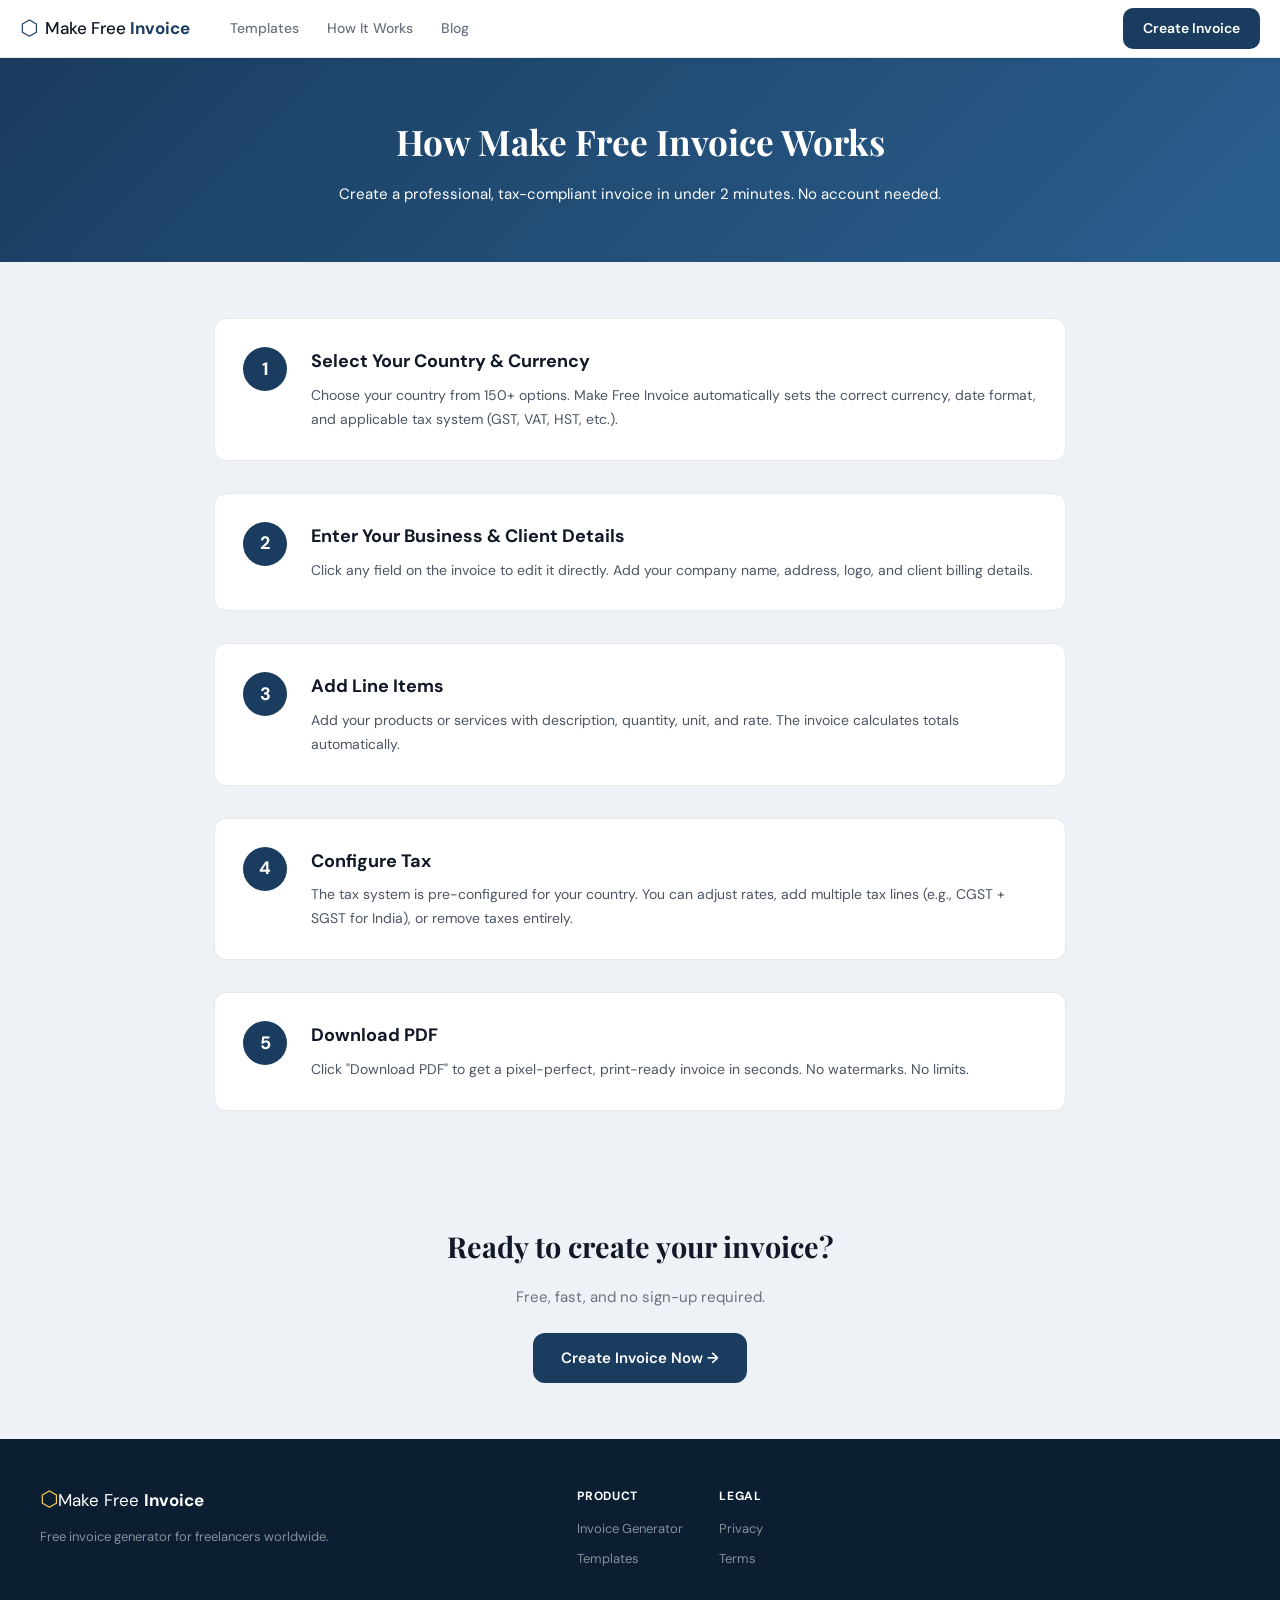
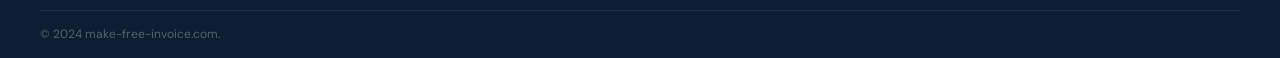
<file: pages/how-it-works.html>
<!DOCTYPE html>
<html lang="en">
<head>
  <script async src="https://pagead2.googlesyndication.com/pagead/js/adsbygoogle.js?client=ca-pub-8016506604196318"
     crossorigin="anonymous"></script>
  <meta charset="UTF-8" />
  <meta name="viewport" content="width=device-width, initial-scale=1.0, viewport-fit=cover" />

  <!-- Google tag (gtag.js) -->
  <script async src="https://www.googletagmanager.com/gtag/js?id=G-NWV5CEWMKB"></script>
  <script>
    window.dataLayer = window.dataLayer || [];
    function gtag(){dataLayer.push(arguments);}
    gtag('js', new Date());
    gtag('config', 'G-NWV5CEWMKB');
  </script>

  <!-- ── FAVICON & APP ICONS ───────────────────── -->
  <link rel="icon" type="image/x-icon" href="../assets/favicon.ico" />
  <link rel="icon" type="image/png" sizes="16x16" href="../assets/favicon-16x16.png" />
  <link rel="icon" type="image/png" sizes="32x32" href="../assets/favicon-32x32.png" />
  <link rel="icon" type="image/png" sizes="48x48" href="../assets/favicon-48x48.png" />
  <link rel="apple-touch-icon" sizes="180x180" href="../assets/apple-touch-icon.png" />
  <link rel="manifest" href="../assets/site.webmanifest" />
  <meta name="theme-color" content="#1a3c5e" />

  <title>How to Create a Free Invoice Online – Step by Step | make-free-invoice.com</title>

  <!-- ── OPEN GRAPH / TWITTER ──────────────────── -->
  <meta property="og:type" content="website" />
  <meta property="og:url" content="https://www.make-free-invoice.com/pages/how-it-works.html" />
  <meta property="og:title" content="How to Create a Free Invoice Online | Make Free Invoice" />
  <meta property="og:description" content="Free invoice generator supporting 150+ countries and all major tax systems including GST, VAT and HST." />
  <meta property="og:image" content="https://www.make-free-invoice.com/assets/og-image.png" />
  <meta property="og:image:width" content="1200" />
  <meta property="og:image:height" content="630" />
  <meta property="og:site_name" content="Make Free Invoice" />
  <meta property="og:locale" content="en_US" />
  <meta name="twitter:card" content="summary_large_image" />
  <meta name="twitter:title" content="How to Create a Free Invoice Online | Make Free Invoice" />
  <meta name="twitter:description" content="Free invoice generator supporting 150+ countries and all major tax systems including GST, VAT and HST." />
  <meta name="twitter:image" content="https://www.make-free-invoice.com/assets/og-image.png" />
  <link rel="preconnect" href="https://fonts.googleapis.com">
  <link href="https://fonts.googleapis.com/css2?family=Playfair+Display:wght@600;700&family=DM+Sans:opsz,wght@9..40,300;9..40,400;9..40,500;9..40,600&display=swap" rel="stylesheet">
  <script async src="https://pagead2.googlesyndication.com/pagead/js/adsbygoogle.js?client=ca-pub-XXXXXXXXXXXXXXXX" crossorigin="anonymous"></script>
  <link rel="stylesheet" href="../css/style.css" />
  <style>
    .hiw-hero { background:linear-gradient(135deg,#1a3c5e,#2a5f8f); color:#fff; padding:56px 24px; text-align:center; }
    .hiw-hero h1 { font-family:'Playfair Display',serif; font-size:2.2rem; margin-bottom:12px; }
    .steps { max-width:900px; margin:56px auto; padding:0 24px; display:grid; gap:32px; }
    .step { display:flex; gap:24px; align-items:flex-start; background:#fff; border:1px solid #e5e7eb; border-radius:12px; padding:28px; }
    .step-num { width:44px; height:44px; background:#1a3c5e; color:#fff; border-radius:50%; display:flex; align-items:center; justify-content:center; font-weight:700; font-size:18px; flex-shrink:0; }
    .step-content h3 { font-size:18px; font-weight:700; margin-bottom:8px; }
    .step-content p { font-size:14px; color:#4b5563; line-height:1.7; }
    .cta-section { text-align:center; padding:56px 24px; }
    .cta-section h2 { font-family:'Playfair Display',serif; font-size:1.8rem; margin-bottom:16px; }
  </style>
</head>
<body>
  <header class="site-header">
    <div class="header-inner">
      <a href="../index.html" class="logo"><span class="logo-mark">⬡</span><span class="logo-text">Make Free <strong>Invoice</strong></span></a>
      <nav class="header-nav"><a href="templates.html">Templates</a><a href="how-it-works.html">How It Works</a><a href="blog.html">Blog</a></nav>
      <div class="header-actions"><a href="../index.html" class="btn-primary">Create Invoice</a></div>
    </div>
  </header>

  <div class="hiw-hero">
    <h1>How Make Free Invoice Works</h1>
    <p>Create a professional, tax-compliant invoice in under 2 minutes. No account needed.</p>
  </div>

  <div class="ad-banner"><ins class="adsbygoogle" style="display:block" data-ad-client="ca-pub-XXXXXXXXXXXXXXXX" data-ad-slot="6789012345" data-ad-format="auto" data-full-width-responsive="true"></ins><script>(adsbygoogle=window.adsbygoogle||[]).push({});</script></div>

  <div class="steps">
    <div class="step">
      <div class="step-num">1</div>
      <div class="step-content">
        <h3>Select Your Country &amp; Currency</h3>
        <p>Choose your country from 150+ options. Make Free Invoice automatically sets the correct currency, date format, and applicable tax system (GST, VAT, HST, etc.).</p>
      </div>
    </div>
    <div class="step">
      <div class="step-num">2</div>
      <div class="step-content">
        <h3>Enter Your Business &amp; Client Details</h3>
        <p>Click any field on the invoice to edit it directly. Add your company name, address, logo, and client billing details.</p>
      </div>
    </div>
    <div class="step">
      <div class="step-num">3</div>
      <div class="step-content">
        <h3>Add Line Items</h3>
        <p>Add your products or services with description, quantity, unit, and rate. The invoice calculates totals automatically.</p>
      </div>
    </div>
    <div class="step">
      <div class="step-num">4</div>
      <div class="step-content">
        <h3>Configure Tax</h3>
        <p>The tax system is pre-configured for your country. You can adjust rates, add multiple tax lines (e.g., CGST + SGST for India), or remove taxes entirely.</p>
      </div>
    </div>
    <div class="step">
      <div class="step-num">5</div>
      <div class="step-content">
        <h3>Download PDF</h3>
        <p>Click "Download PDF" to get a pixel-perfect, print-ready invoice in seconds. No watermarks. No limits.</p>
      </div>
    </div>
  </div>

  <div class="cta-section">
    <h2>Ready to create your invoice?</h2>
    <p style="color:#6b7280;margin-bottom:24px">Free, fast, and no sign-up required.</p>
    <a href="../index.html" class="btn-primary btn-lg">Create Invoice Now →</a>
  </div>

  <footer class="site-footer">
    <div class="footer-inner">
      <div class="footer-brand"><span class="logo-mark">⬡</span><span class="logo-text">Make Free <strong>Invoice</strong></span><p>Free invoice generator for freelancers worldwide.</p></div>
      <div class="footer-links">
        <div class="footer-col"><h4>Product</h4><a href="../index.html">Invoice Generator</a><a href="templates.html">Templates</a></div>
        <div class="footer-col"><h4>Legal</h4><a href="privacy.html">Privacy</a><a href="terms.html">Terms</a></div>
      </div>
    </div>
    <div class="footer-bottom"><p>© 2024 make-free-invoice.com.</p></div>
  </footer>
</body>
</html>
</file>
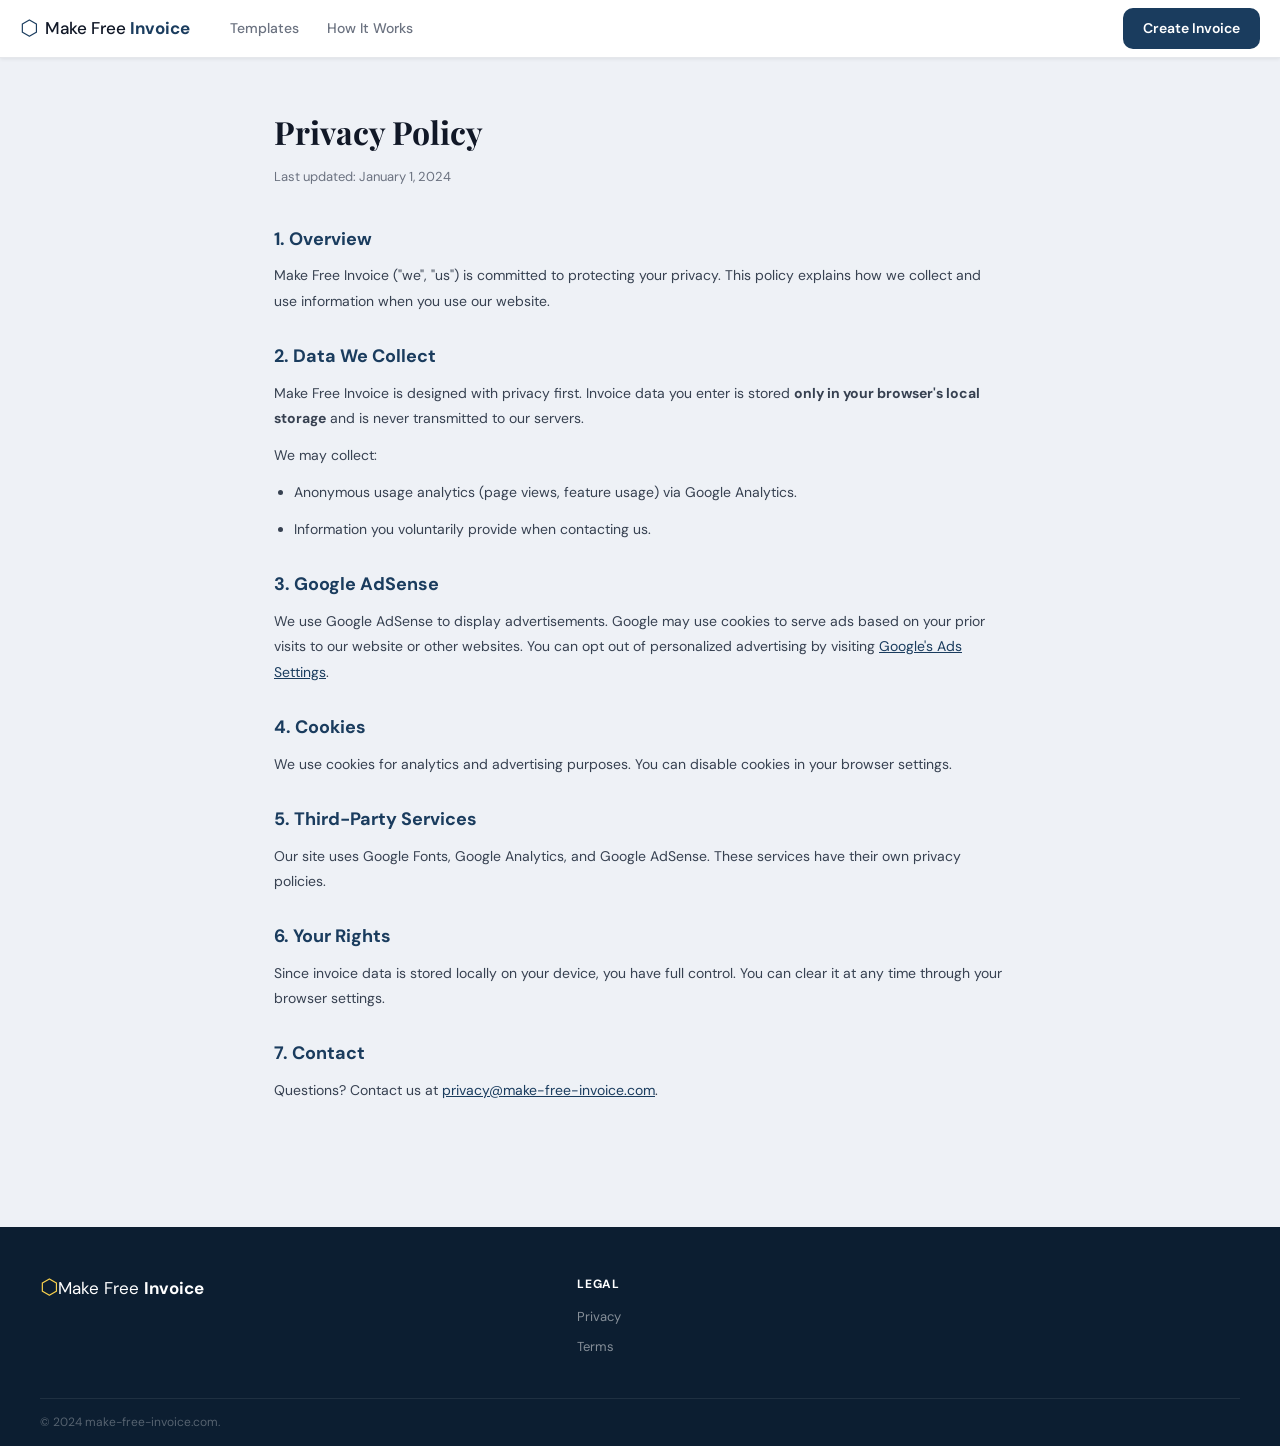
<file: pages/privacy.html>
<!DOCTYPE html>
<html lang="en">
<head>
  <script async src="https://pagead2.googlesyndication.com/pagead/js/adsbygoogle.js?client=ca-pub-8016506604196318"
     crossorigin="anonymous"></script>
  <meta charset="UTF-8" />
  <meta name="viewport" content="width=device-width, initial-scale=1.0, viewport-fit=cover" />

  <!-- Google tag (gtag.js) -->
  <script async src="https://www.googletagmanager.com/gtag/js?id=G-NWV5CEWMKB"></script>
  <script>
    window.dataLayer = window.dataLayer || [];
    function gtag(){dataLayer.push(arguments);}
    gtag('js', new Date());
    gtag('config', 'G-NWV5CEWMKB');
  </script>

  <!-- ── FAVICON & APP ICONS ───────────────────── -->
  <link rel="icon" type="image/x-icon" href="../assets/favicon.ico" />
  <link rel="icon" type="image/png" sizes="16x16" href="../assets/favicon-16x16.png" />
  <link rel="icon" type="image/png" sizes="32x32" href="../assets/favicon-32x32.png" />
  <link rel="icon" type="image/png" sizes="48x48" href="../assets/favicon-48x48.png" />
  <link rel="apple-touch-icon" sizes="180x180" href="../assets/apple-touch-icon.png" />
  <link rel="manifest" href="../assets/site.webmanifest" />
  <meta name="theme-color" content="#1a3c5e" />

  <title>Privacy Policy | make-free-invoice.com</title>

  <!-- ── OPEN GRAPH / TWITTER ──────────────────── -->
  <meta property="og:type" content="website" />
  <meta property="og:url" content="https://www.make-free-invoice.com/pages/privacy.html" />
  <meta property="og:title" content="Privacy Policy | Make Free Invoice" />
  <meta property="og:description" content="Free invoice generator supporting 150+ countries and all major tax systems including GST, VAT and HST." />
  <meta property="og:image" content="https://www.make-free-invoice.com/assets/og-image.png" />
  <meta property="og:image:width" content="1200" />
  <meta property="og:image:height" content="630" />
  <meta property="og:site_name" content="Make Free Invoice" />
  <meta property="og:locale" content="en_US" />
  <meta name="twitter:card" content="summary_large_image" />
  <meta name="twitter:title" content="Privacy Policy | Make Free Invoice" />
  <meta name="twitter:description" content="Free invoice generator supporting 150+ countries and all major tax systems including GST, VAT and HST." />
  <meta name="twitter:image" content="https://www.make-free-invoice.com/assets/og-image.png" />
  <link rel="preconnect" href="https://fonts.googleapis.com">
  <link href="https://fonts.googleapis.com/css2?family=Playfair+Display:wght@600;700&family=DM+Sans:opsz,wght@9..40,300;9..40,400;9..40,500;9..40,600&display=swap" rel="stylesheet">
  <script async src="https://pagead2.googlesyndication.com/pagead/js/adsbygoogle.js?client=ca-pub-XXXXXXXXXXXXXXXX" crossorigin="anonymous"></script>
  <link rel="stylesheet" href="../css/style.css" />
  <style>
    .legal-wrap { max-width:780px; margin:48px auto; padding:0 24px 64px; }
    .legal-wrap h1 { font-family:'Playfair Display',serif; font-size:2rem; margin-bottom:8px; }
    .legal-wrap .meta { color:#6b7280; font-size:13px; margin-bottom:36px; }
    .legal-wrap h2 { font-size:18px; font-weight:700; margin:28px 0 10px; color:#1a3c5e; }
    .legal-wrap p, .legal-wrap li { font-size:14px; line-height:1.8; color:#374151; margin-bottom:12px; }
    .legal-wrap ul { padding-left:20px; }
    .legal-wrap a { color:#1a3c5e; }
  </style>
</head>
<body>
  <header class="site-header">
    <div class="header-inner">
      <a href="../index.html" class="logo"><span class="logo-mark">⬡</span><span class="logo-text">Make Free <strong>Invoice</strong></span></a>
      <nav class="header-nav"><a href="templates.html">Templates</a><a href="how-it-works.html">How It Works</a></nav>
      <div class="header-actions"><a href="../index.html" class="btn-primary">Create Invoice</a></div>
    </div>
  </header>

  <div class="legal-wrap">
    <h1>Privacy Policy</h1>
    <p class="meta">Last updated: January 1, 2024</p>

    <h2>1. Overview</h2>
    <p>Make Free Invoice ("we", "us") is committed to protecting your privacy. This policy explains how we collect and use information when you use our website.</p>

    <h2>2. Data We Collect</h2>
    <p>Make Free Invoice is designed with privacy first. Invoice data you enter is stored <strong>only in your browser's local storage</strong> and is never transmitted to our servers.</p>
    <p>We may collect:</p>
    <ul>
      <li>Anonymous usage analytics (page views, feature usage) via Google Analytics.</li>
      <li>Information you voluntarily provide when contacting us.</li>
    </ul>

    <h2>3. Google AdSense</h2>
    <p>We use Google AdSense to display advertisements. Google may use cookies to serve ads based on your prior visits to our website or other websites. You can opt out of personalized advertising by visiting <a href="https://www.google.com/settings/ads" target="_blank">Google's Ads Settings</a>.</p>

    <h2>4. Cookies</h2>
    <p>We use cookies for analytics and advertising purposes. You can disable cookies in your browser settings.</p>

    <h2>5. Third-Party Services</h2>
    <p>Our site uses Google Fonts, Google Analytics, and Google AdSense. These services have their own privacy policies.</p>

    <h2>6. Your Rights</h2>
    <p>Since invoice data is stored locally on your device, you have full control. You can clear it at any time through your browser settings.</p>

    <h2>7. Contact</h2>
    <p>Questions? Contact us at <a href="mailto:privacy@make-free-invoice.com">privacy@make-free-invoice.com</a>.</p>
  </div>

  <footer class="site-footer">
    <div class="footer-inner">
      <div class="footer-brand"><span class="logo-mark">⬡</span><span class="logo-text">Make Free <strong>Invoice</strong></span></div>
      <div class="footer-links">
        <div class="footer-col"><h4>Legal</h4><a href="privacy.html">Privacy</a><a href="terms.html">Terms</a></div>
      </div>
    </div>
    <div class="footer-bottom"><p>© 2024 make-free-invoice.com.</p></div>
  </footer>
</body>
</html>
</file>
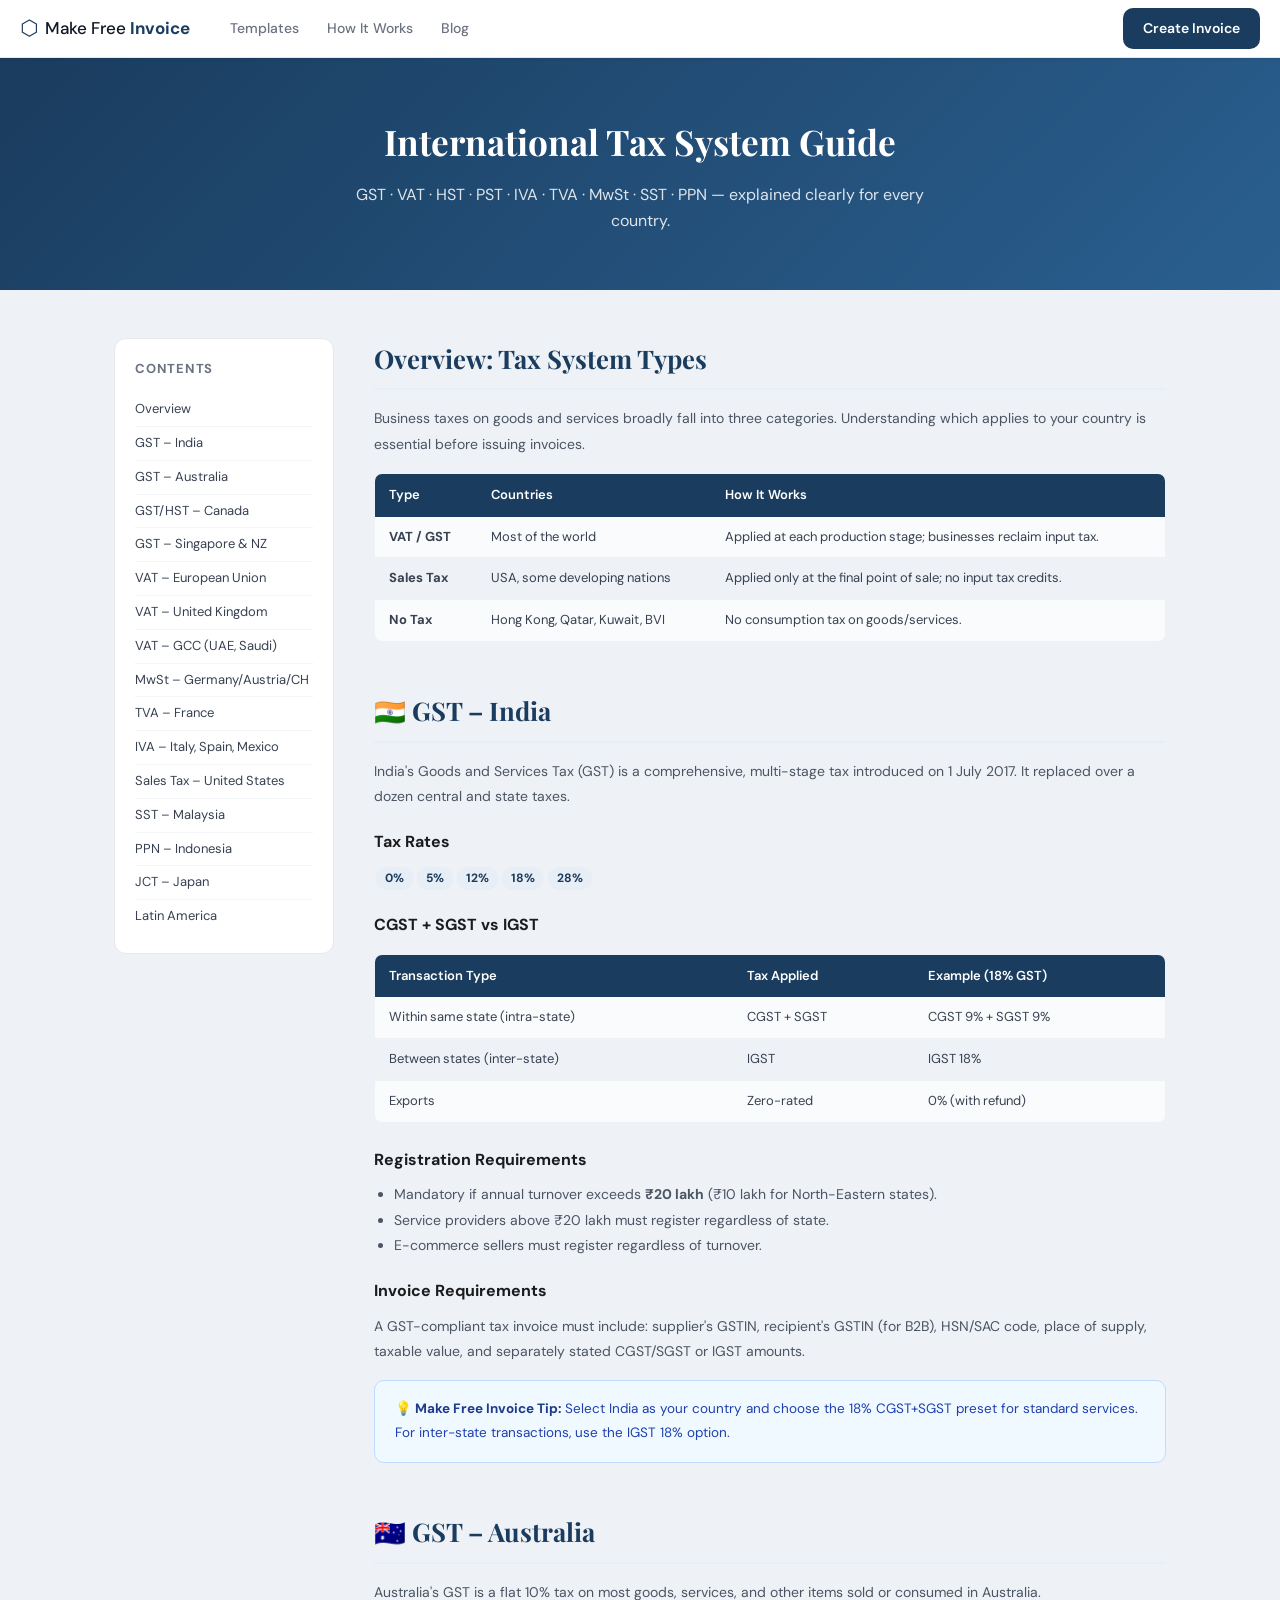
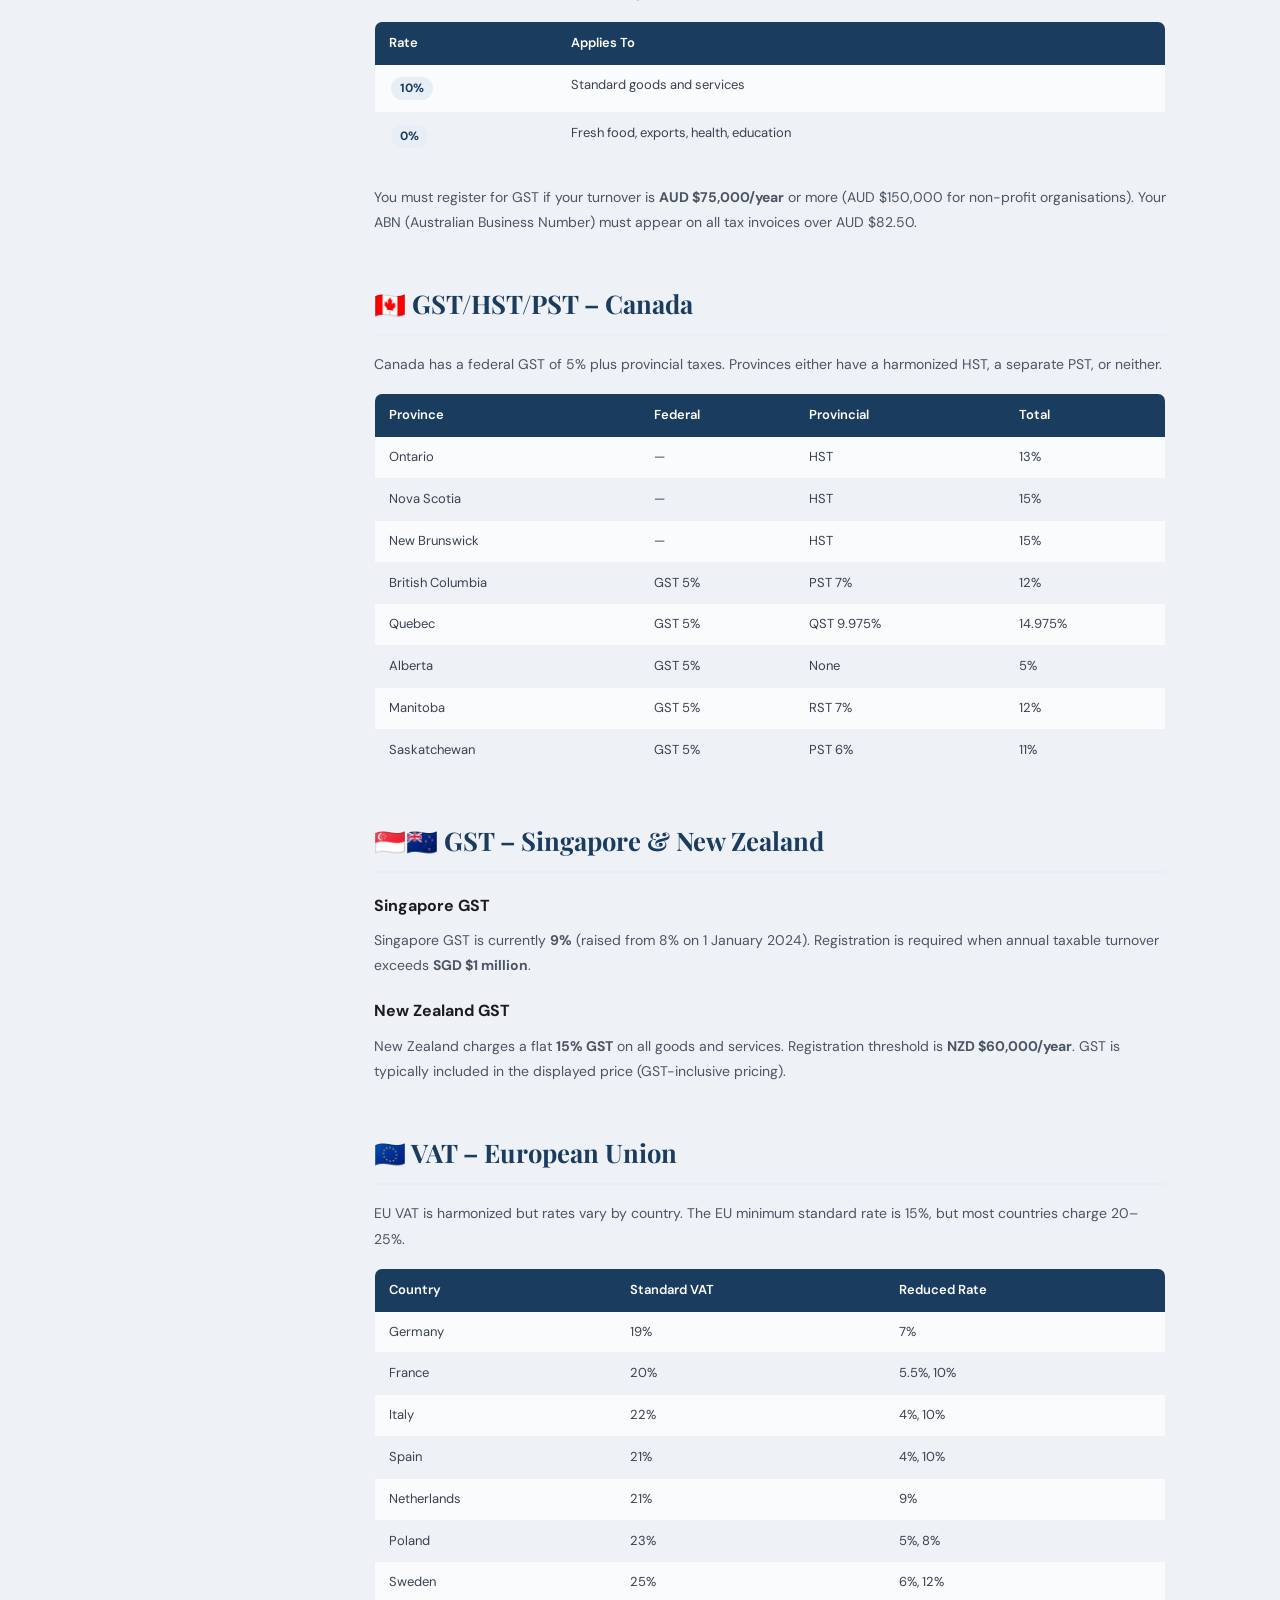
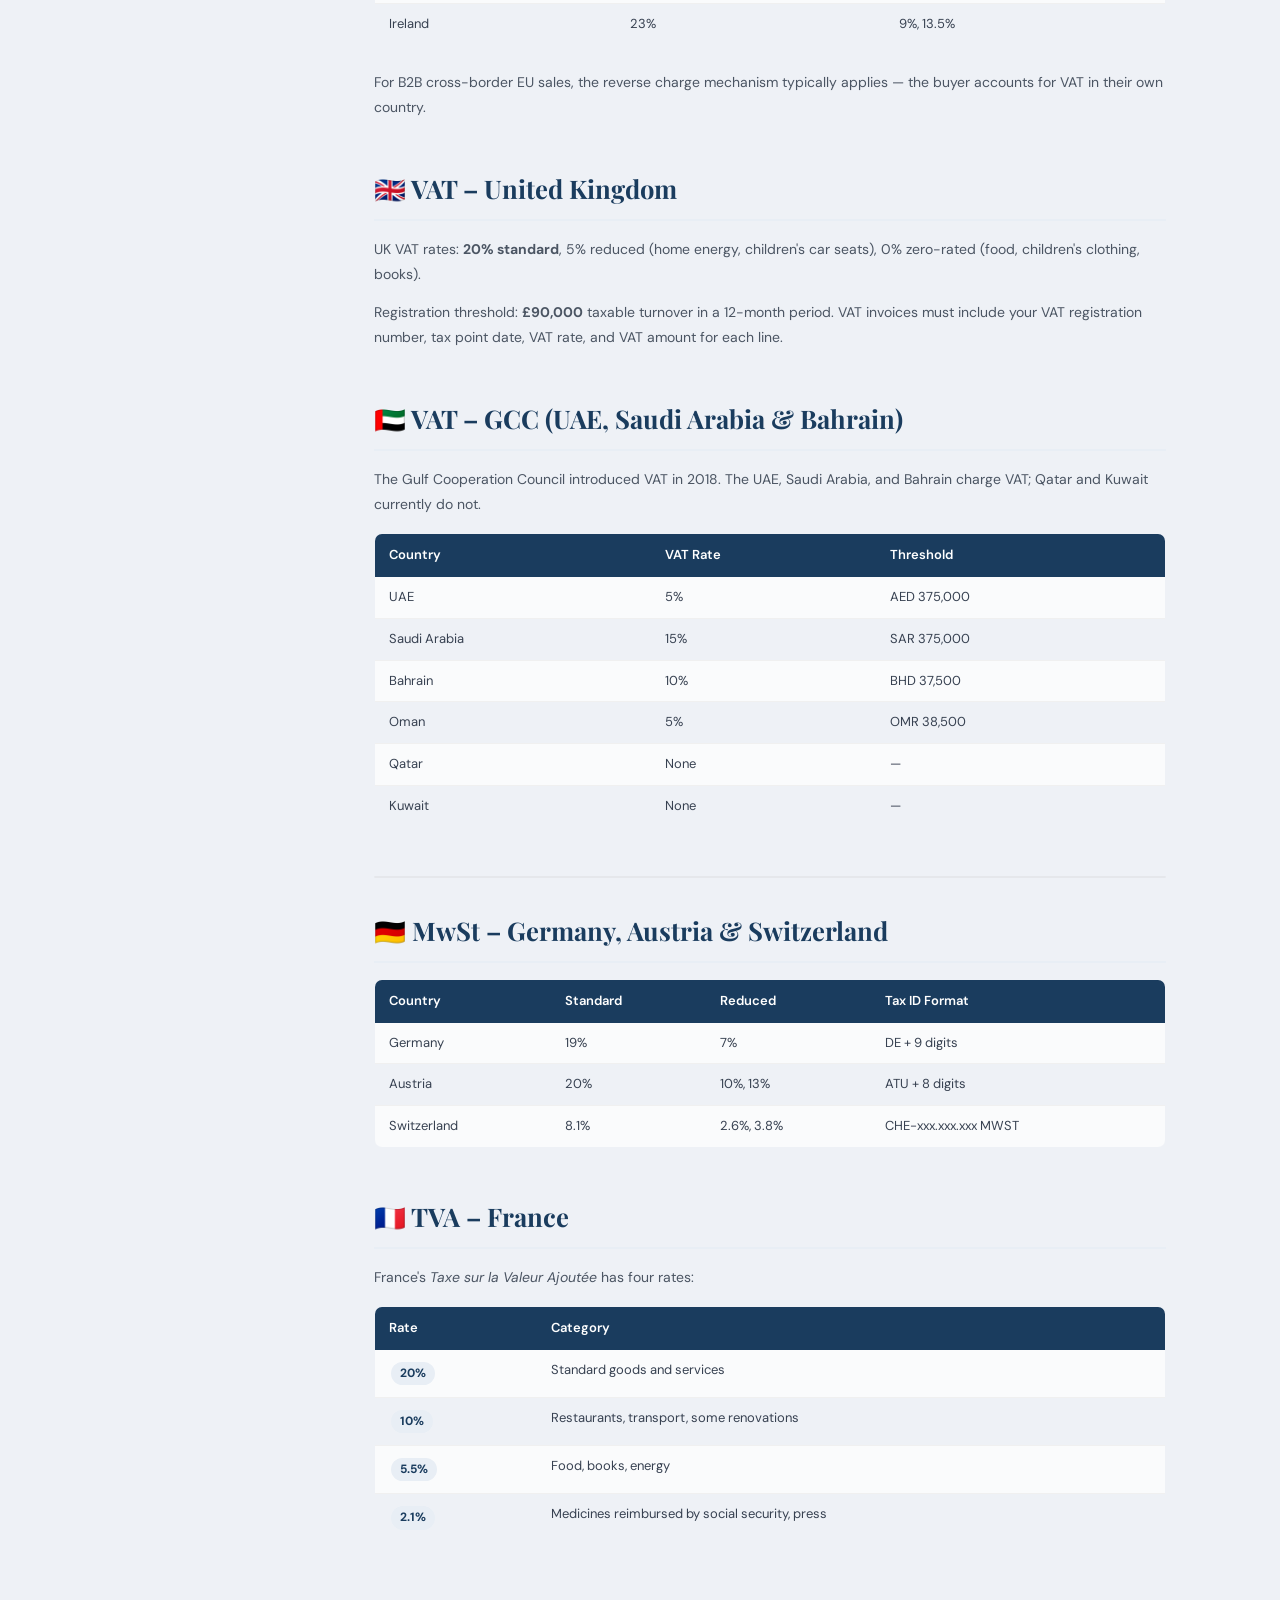
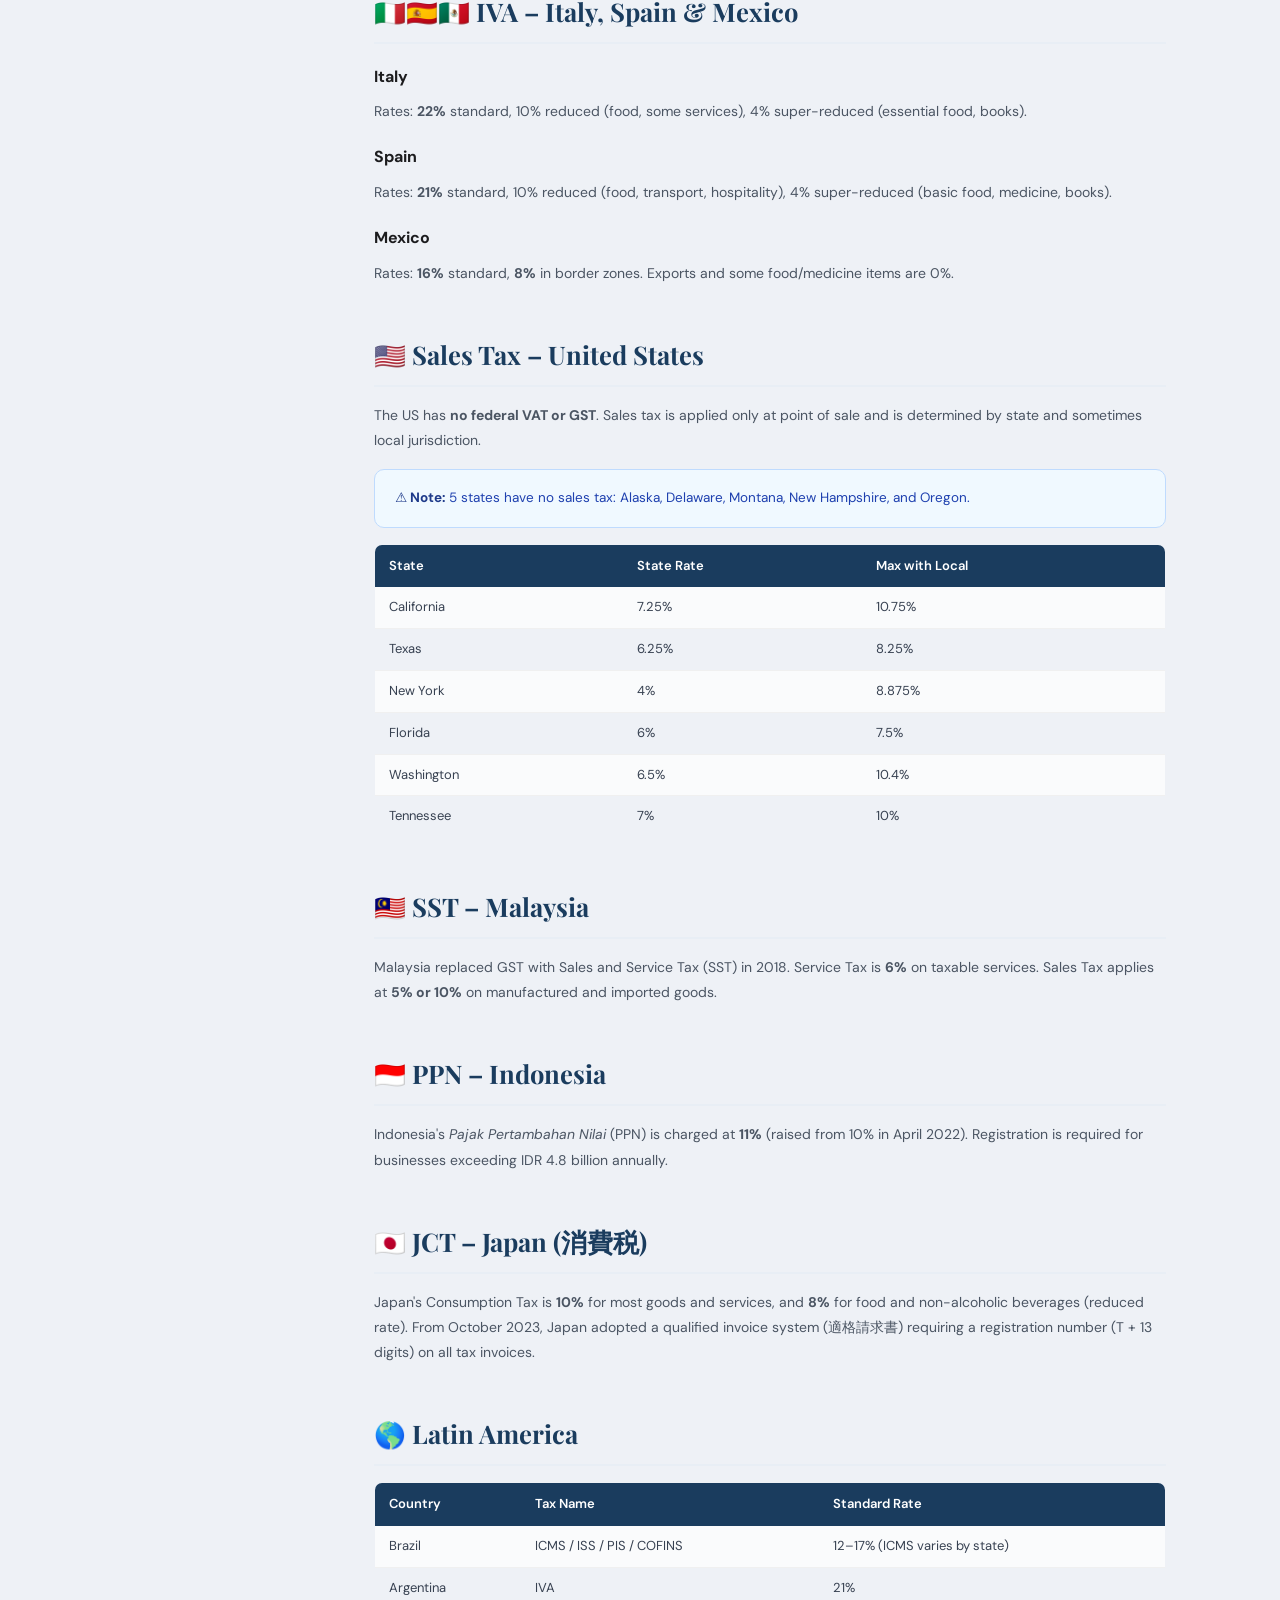
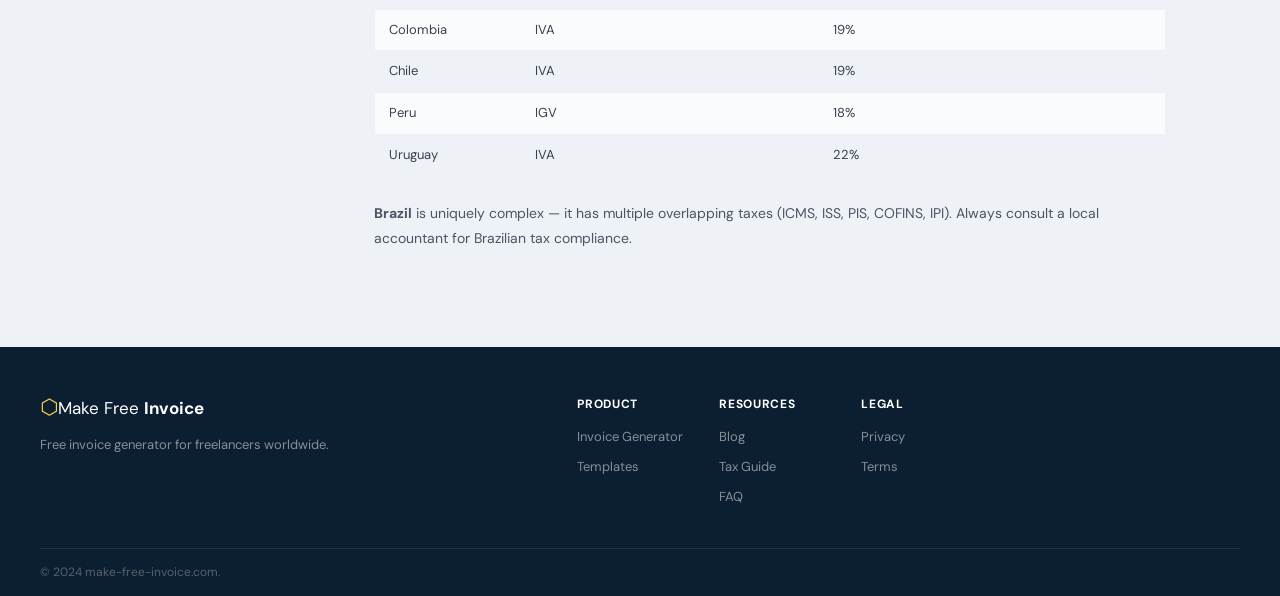
<file: pages/tax-guide.html>
<!DOCTYPE html>
<html lang="en">
<head>
  <script async src="https://pagead2.googlesyndication.com/pagead/js/adsbygoogle.js?client=ca-pub-8016506604196318"
     crossorigin="anonymous"></script>
  <meta charset="UTF-8" />
  <meta name="viewport" content="width=device-width, initial-scale=1.0, viewport-fit=cover" />

  <!-- Google tag (gtag.js) -->
  <script async src="https://www.googletagmanager.com/gtag/js?id=G-NWV5CEWMKB"></script>
  <script>
    window.dataLayer = window.dataLayer || [];
    function gtag(){dataLayer.push(arguments);}
    gtag('js', new Date());
    gtag('config', 'G-NWV5CEWMKB');
  </script>

  <!-- ── FAVICON & APP ICONS ───────────────────── -->
  <link rel="icon" type="image/x-icon" href="../assets/favicon.ico" />
  <link rel="icon" type="image/png" sizes="16x16" href="../assets/favicon-16x16.png" />
  <link rel="icon" type="image/png" sizes="32x32" href="../assets/favicon-32x32.png" />
  <link rel="icon" type="image/png" sizes="48x48" href="../assets/favicon-48x48.png" />
  <link rel="apple-touch-icon" sizes="180x180" href="../assets/apple-touch-icon.png" />
  <link rel="manifest" href="../assets/site.webmanifest" />
  <meta name="theme-color" content="#1a3c5e" />

  <title>International Tax Guide – GST India, VAT UK/EU, HST Canada | make-free-invoice.com</title>

  <!-- ── OPEN GRAPH / TWITTER ──────────────────── -->
  <meta property="og:type" content="website" />
  <meta property="og:url" content="https://www.make-free-invoice.com/pages/tax-guide.html" />
  <meta property="og:title" content="International Tax Guide – GST, VAT, HST | Make Free Invoice" />
  <meta property="og:description" content="Complete guide to international tax systems: GST (India, Australia, Canada), VAT (EU, UK, UAE), Sales Tax (US), IVA (Mexico, Spain), TVA (France), MwSt (Germany), and more." />
  <meta property="og:image" content="https://www.make-free-invoice.com/assets/og-image.png" />
  <meta property="og:image:width" content="1200" />
  <meta property="og:image:height" content="630" />
  <meta property="og:site_name" content="Make Free Invoice" />
  <meta property="og:locale" content="en_US" />
  <meta name="twitter:card" content="summary_large_image" />
  <meta name="twitter:title" content="International Tax Guide – GST, VAT, HST | Make Free Invoice" />
  <meta name="twitter:description" content="Complete guide to international tax systems: GST (India, Australia, Canada), VAT (EU, UK, UAE), Sales Tax (US), IVA (Mexico, Spain), TVA (France), MwSt (Germany), and more." />
  <meta name="twitter:image" content="https://www.make-free-invoice.com/assets/og-image.png" />
  <meta name="description" content="Complete guide to international tax systems: GST (India, Australia, Canada), VAT (EU, UK, UAE), Sales Tax (US), IVA (Mexico, Spain), TVA (France), MwSt (Germany), and more." />
  <link rel="preconnect" href="https://fonts.googleapis.com">
  <link href="https://fonts.googleapis.com/css2?family=Playfair+Display:wght@600;700&family=DM+Sans:opsz,wght@9..40,300;9..40,400;9..40,500;9..40,600&display=swap" rel="stylesheet">
  <script async src="https://pagead2.googlesyndication.com/pagead/js/adsbygoogle.js?client=ca-pub-XXXXXXXXXXXXXXXX" crossorigin="anonymous"></script>
  <link rel="stylesheet" href="../css/style.css" />
  <style>
    .tg-hero { background: linear-gradient(135deg, #1a3c5e, #2a5f8f); color:#fff; padding:56px 24px; text-align:center; }
    .tg-hero h1 { font-family:'Playfair Display',serif; font-size:2.2rem; margin-bottom:12px; }
    .tg-hero p { opacity:.85; font-size:16px; max-width:600px; margin:0 auto; }

    .tg-layout { max-width:1100px; margin:48px auto; padding:0 24px; display:grid; grid-template-columns:220px 1fr; gap:40px; align-items:start; }

    /* Sticky TOC */
    .tg-toc { position:sticky; top:76px; background:#fff; border:1px solid #e5e7eb; border-radius:12px; padding:20px; }
    .tg-toc h3 { font-size:13px; font-weight:700; text-transform:uppercase; letter-spacing:.06em; color:#6b7280; margin-bottom:14px; }
    .tg-toc a { display:block; font-size:13px; color:#374151; text-decoration:none; padding:6px 0; border-bottom:1px solid #f3f4f6; transition:color .15s; }
    .tg-toc a:last-child { border-bottom:none; }
    .tg-toc a:hover { color:#1a3c5e; }

    /* Content */
    .tg-content section { margin-bottom:48px; scroll-margin-top:80px; }
    .tg-content h2 { font-family:'Playfair Display',serif; font-size:1.6rem; font-weight:700; color:#1a3c5e; margin-bottom:16px; padding-bottom:10px; border-bottom:2px solid #e8eef5; }
    .tg-content h3 { font-size:16px; font-weight:700; color:#1c1c1e; margin:20px 0 10px; }
    .tg-content p { font-size:14px; color:#4b5563; line-height:1.8; margin-bottom:12px; }
    .tg-content ul { padding-left:20px; margin-bottom:14px; }
    .tg-content li { font-size:14px; color:#4b5563; line-height:1.8; }

    .info-table { width:100%; border-collapse:collapse; margin:16px 0 24px; font-size:13px; border-radius:8px; overflow:hidden; border:1px solid #e5e7eb; }
    .info-table th { background:#1a3c5e; color:#fff; padding:11px 14px; text-align:left; font-weight:600; }
    .info-table td { padding:10px 14px; border-bottom:1px solid #f0f0f0; color:#374151; vertical-align:top; }
    .info-table tr:last-child td { border-bottom:none; }
    .info-table tr:nth-child(even) td { background:#fafbfc; }

    .rate-badge { display:inline-block; background:#e8eef5; color:#1a3c5e; font-size:12px; font-weight:700; padding:2px 9px; border-radius:99px; margin:2px; }
    .highlight-box { background:#f0f9ff; border:1px solid #bfdbfe; border-radius:10px; padding:16px 20px; margin:16px 0; }
    .highlight-box p { margin:0; font-size:13.5px; color:#1e40af; }
    .highlight-box strong { color:#1e3a8a; }

    @media (max-width: 768px) { .tg-layout { grid-template-columns:1fr; } .tg-toc { position:static; } }
  </style>
</head>
<body>

  <header class="site-header">
    <div class="header-inner">
      <a href="../index.html" class="logo"><span class="logo-mark">⬡</span><span class="logo-text">Make Free <strong>Invoice</strong></span></a>
      <nav class="header-nav"><a href="templates.html">Templates</a><a href="how-it-works.html">How It Works</a><a href="blog.html">Blog</a></nav>
      <div class="header-actions"><a href="../index.html" class="btn-primary">Create Invoice</a></div>
    </div>
  </header>

  <div class="ad-banner"><ins class="adsbygoogle" style="display:block" data-ad-client="ca-pub-XXXXXXXXXXXXXXXX" data-ad-slot="2345610987" data-ad-format="auto" data-full-width-responsive="true"></ins><script>(adsbygoogle=window.adsbygoogle||[]).push({});</script></div>

  <div class="tg-hero">
    <h1>International Tax System Guide</h1>
    <p>GST · VAT · HST · PST · IVA · TVA · MwSt · SST · PPN — explained clearly for every country.</p>
  </div>

  <div class="tg-layout">

    <!-- Table of Contents -->
    <nav class="tg-toc">
      <h3>Contents</h3>
      <a href="#overview">Overview</a>
      <a href="#gst-india">GST – India</a>
      <a href="#gst-australia">GST – Australia</a>
      <a href="#gst-canada">GST/HST – Canada</a>
      <a href="#gst-sg-nz">GST – Singapore &amp; NZ</a>
      <a href="#vat-eu">VAT – European Union</a>
      <a href="#vat-uk">VAT – United Kingdom</a>
      <a href="#vat-gcc">VAT – GCC (UAE, Saudi)</a>
      <a href="#mwst">MwSt – Germany/Austria/CH</a>
      <a href="#tva">TVA – France</a>
      <a href="#iva">IVA – Italy, Spain, Mexico</a>
      <a href="#sales-tax">Sales Tax – United States</a>
      <a href="#sst">SST – Malaysia</a>
      <a href="#ppn">PPN – Indonesia</a>
      <a href="#jct">JCT – Japan</a>
      <a href="#latam">Latin America</a>
    </nav>

    <!-- Content -->
    <div class="tg-content">

      <section id="overview">
        <h2>Overview: Tax System Types</h2>
        <p>Business taxes on goods and services broadly fall into three categories. Understanding which applies to your country is essential before issuing invoices.</p>
        <table class="info-table">
          <tr><th>Type</th><th>Countries</th><th>How It Works</th></tr>
          <tr><td><strong>VAT / GST</strong></td><td>Most of the world</td><td>Applied at each production stage; businesses reclaim input tax.</td></tr>
          <tr><td><strong>Sales Tax</strong></td><td>USA, some developing nations</td><td>Applied only at the final point of sale; no input tax credits.</td></tr>
          <tr><td><strong>No Tax</strong></td><td>Hong Kong, Qatar, Kuwait, BVI</td><td>No consumption tax on goods/services.</td></tr>
        </table>
      </section>

      <section id="gst-india">
        <h2>🇮🇳 GST – India</h2>
        <p>India's Goods and Services Tax (GST) is a comprehensive, multi-stage tax introduced on 1 July 2017. It replaced over a dozen central and state taxes.</p>
        <h3>Tax Rates</h3>
        <div><span class="rate-badge">0%</span><span class="rate-badge">5%</span><span class="rate-badge">12%</span><span class="rate-badge">18%</span><span class="rate-badge">28%</span></div>
        <h3>CGST + SGST vs IGST</h3>
        <table class="info-table">
          <tr><th>Transaction Type</th><th>Tax Applied</th><th>Example (18% GST)</th></tr>
          <tr><td>Within same state (intra-state)</td><td>CGST + SGST</td><td>CGST 9% + SGST 9%</td></tr>
          <tr><td>Between states (inter-state)</td><td>IGST</td><td>IGST 18%</td></tr>
          <tr><td>Exports</td><td>Zero-rated</td><td>0% (with refund)</td></tr>
        </table>
        <h3>Registration Requirements</h3>
        <ul>
          <li>Mandatory if annual turnover exceeds <strong>₹20 lakh</strong> (₹10 lakh for North-Eastern states).</li>
          <li>Service providers above ₹20 lakh must register regardless of state.</li>
          <li>E-commerce sellers must register regardless of turnover.</li>
        </ul>
        <h3>Invoice Requirements</h3>
        <p>A GST-compliant tax invoice must include: supplier's GSTIN, recipient's GSTIN (for B2B), HSN/SAC code, place of supply, taxable value, and separately stated CGST/SGST or IGST amounts.</p>
        <div class="highlight-box"><p><strong>💡 Make Free Invoice Tip:</strong> Select India as your country and choose the 18% CGST+SGST preset for standard services. For inter-state transactions, use the IGST 18% option.</p></div>
      </section>

      <section id="gst-australia">
        <h2>🇦🇺 GST – Australia</h2>
        <p>Australia's GST is a flat 10% tax on most goods, services, and other items sold or consumed in Australia.</p>
        <table class="info-table">
          <tr><th>Rate</th><th>Applies To</th></tr>
          <tr><td><span class="rate-badge">10%</span></td><td>Standard goods and services</td></tr>
          <tr><td><span class="rate-badge">0%</span></td><td>Fresh food, exports, health, education</td></tr>
        </table>
        <p>You must register for GST if your turnover is <strong>AUD $75,000/year</strong> or more (AUD $150,000 for non-profit organisations). Your ABN (Australian Business Number) must appear on all tax invoices over AUD $82.50.</p>
      </section>

      <section id="gst-canada">
        <h2>🇨🇦 GST/HST/PST – Canada</h2>
        <p>Canada has a federal GST of 5% plus provincial taxes. Provinces either have a harmonized HST, a separate PST, or neither.</p>
        <table class="info-table">
          <tr><th>Province</th><th>Federal</th><th>Provincial</th><th>Total</th></tr>
          <tr><td>Ontario</td><td>—</td><td>HST</td><td>13%</td></tr>
          <tr><td>Nova Scotia</td><td>—</td><td>HST</td><td>15%</td></tr>
          <tr><td>New Brunswick</td><td>—</td><td>HST</td><td>15%</td></tr>
          <tr><td>British Columbia</td><td>GST 5%</td><td>PST 7%</td><td>12%</td></tr>
          <tr><td>Quebec</td><td>GST 5%</td><td>QST 9.975%</td><td>14.975%</td></tr>
          <tr><td>Alberta</td><td>GST 5%</td><td>None</td><td>5%</td></tr>
          <tr><td>Manitoba</td><td>GST 5%</td><td>RST 7%</td><td>12%</td></tr>
          <tr><td>Saskatchewan</td><td>GST 5%</td><td>PST 6%</td><td>11%</td></tr>
        </table>
      </section>

      <section id="gst-sg-nz">
        <h2>🇸🇬🇳🇿 GST – Singapore & New Zealand</h2>
        <h3>Singapore GST</h3>
        <p>Singapore GST is currently <strong>9%</strong> (raised from 8% on 1 January 2024). Registration is required when annual taxable turnover exceeds <strong>SGD $1 million</strong>.</p>
        <h3>New Zealand GST</h3>
        <p>New Zealand charges a flat <strong>15% GST</strong> on all goods and services. Registration threshold is <strong>NZD $60,000/year</strong>. GST is typically included in the displayed price (GST-inclusive pricing).</p>
      </section>

      <section id="vat-eu">
        <h2>🇪🇺 VAT – European Union</h2>
        <p>EU VAT is harmonized but rates vary by country. The EU minimum standard rate is 15%, but most countries charge 20–25%.</p>
        <table class="info-table">
          <tr><th>Country</th><th>Standard VAT</th><th>Reduced Rate</th></tr>
          <tr><td>Germany</td><td>19%</td><td>7%</td></tr>
          <tr><td>France</td><td>20%</td><td>5.5%, 10%</td></tr>
          <tr><td>Italy</td><td>22%</td><td>4%, 10%</td></tr>
          <tr><td>Spain</td><td>21%</td><td>4%, 10%</td></tr>
          <tr><td>Netherlands</td><td>21%</td><td>9%</td></tr>
          <tr><td>Poland</td><td>23%</td><td>5%, 8%</td></tr>
          <tr><td>Sweden</td><td>25%</td><td>6%, 12%</td></tr>
          <tr><td>Ireland</td><td>23%</td><td>9%, 13.5%</td></tr>
        </table>
        <p>For B2B cross-border EU sales, the reverse charge mechanism typically applies — the buyer accounts for VAT in their own country.</p>
      </section>

      <section id="vat-uk">
        <h2>🇬🇧 VAT – United Kingdom</h2>
        <p>UK VAT rates: <strong>20% standard</strong>, 5% reduced (home energy, children's car seats), 0% zero-rated (food, children's clothing, books).</p>
        <p>Registration threshold: <strong>£90,000</strong> taxable turnover in a 12-month period. VAT invoices must include your VAT registration number, tax point date, VAT rate, and VAT amount for each line.</p>
      </section>

      <section id="vat-gcc">
        <h2>🇦🇪 VAT – GCC (UAE, Saudi Arabia & Bahrain)</h2>
        <p>The Gulf Cooperation Council introduced VAT in 2018. The UAE, Saudi Arabia, and Bahrain charge VAT; Qatar and Kuwait currently do not.</p>
        <table class="info-table">
          <tr><th>Country</th><th>VAT Rate</th><th>Threshold</th></tr>
          <tr><td>UAE</td><td>5%</td><td>AED 375,000</td></tr>
          <tr><td>Saudi Arabia</td><td>15%</td><td>SAR 375,000</td></tr>
          <tr><td>Bahrain</td><td>10%</td><td>BHD 37,500</td></tr>
          <tr><td>Oman</td><td>5%</td><td>OMR 38,500</td></tr>
          <tr><td>Qatar</td><td>None</td><td>—</td></tr>
          <tr><td>Kuwait</td><td>None</td><td>—</td></tr>
        </table>
      </section>

      <!-- Mid-page Ad -->
      <div class="ad-banner" style="border-radius:10px;overflow:hidden;border:1px solid #e5e7eb;margin:32px 0;">
        <ins class="adsbygoogle" style="display:block" data-ad-client="ca-pub-XXXXXXXXXXXXXXXX" data-ad-slot="3456721098" data-ad-format="auto" data-full-width-responsive="true"></ins>
        <script>(adsbygoogle=window.adsbygoogle||[]).push({});</script>
      </div>

      <section id="mwst">
        <h2>🇩🇪 MwSt – Germany, Austria & Switzerland</h2>
        <table class="info-table">
          <tr><th>Country</th><th>Standard</th><th>Reduced</th><th>Tax ID Format</th></tr>
          <tr><td>Germany</td><td>19%</td><td>7%</td><td>DE + 9 digits</td></tr>
          <tr><td>Austria</td><td>20%</td><td>10%, 13%</td><td>ATU + 8 digits</td></tr>
          <tr><td>Switzerland</td><td>8.1%</td><td>2.6%, 3.8%</td><td>CHE-xxx.xxx.xxx MWST</td></tr>
        </table>
      </section>

      <section id="tva">
        <h2>🇫🇷 TVA – France</h2>
        <p>France's <em>Taxe sur la Valeur Ajoutée</em> has four rates:</p>
        <table class="info-table">
          <tr><th>Rate</th><th>Category</th></tr>
          <tr><td><span class="rate-badge">20%</span></td><td>Standard goods and services</td></tr>
          <tr><td><span class="rate-badge">10%</span></td><td>Restaurants, transport, some renovations</td></tr>
          <tr><td><span class="rate-badge">5.5%</span></td><td>Food, books, energy</td></tr>
          <tr><td><span class="rate-badge">2.1%</span></td><td>Medicines reimbursed by social security, press</td></tr>
        </table>
      </section>

      <section id="iva">
        <h2>🇮🇹🇪🇸🇲🇽 IVA – Italy, Spain & Mexico</h2>
        <h3>Italy</h3>
        <p>Rates: <strong>22%</strong> standard, 10% reduced (food, some services), 4% super-reduced (essential food, books).</p>
        <h3>Spain</h3>
        <p>Rates: <strong>21%</strong> standard, 10% reduced (food, transport, hospitality), 4% super-reduced (basic food, medicine, books).</p>
        <h3>Mexico</h3>
        <p>Rates: <strong>16%</strong> standard, <strong>8%</strong> in border zones. Exports and some food/medicine items are 0%.</p>
      </section>

      <section id="sales-tax">
        <h2>🇺🇸 Sales Tax – United States</h2>
        <p>The US has <strong>no federal VAT or GST</strong>. Sales tax is applied only at point of sale and is determined by state and sometimes local jurisdiction.</p>
        <div class="highlight-box"><p><strong>⚠️ Note:</strong> 5 states have no sales tax: Alaska, Delaware, Montana, New Hampshire, and Oregon.</p></div>
        <table class="info-table">
          <tr><th>State</th><th>State Rate</th><th>Max with Local</th></tr>
          <tr><td>California</td><td>7.25%</td><td>10.75%</td></tr>
          <tr><td>Texas</td><td>6.25%</td><td>8.25%</td></tr>
          <tr><td>New York</td><td>4%</td><td>8.875%</td></tr>
          <tr><td>Florida</td><td>6%</td><td>7.5%</td></tr>
          <tr><td>Washington</td><td>6.5%</td><td>10.4%</td></tr>
          <tr><td>Tennessee</td><td>7%</td><td>10%</td></tr>
        </table>
      </section>

      <section id="sst">
        <h2>🇲🇾 SST – Malaysia</h2>
        <p>Malaysia replaced GST with Sales and Service Tax (SST) in 2018. Service Tax is <strong>6%</strong> on taxable services. Sales Tax applies at <strong>5% or 10%</strong> on manufactured and imported goods.</p>
      </section>

      <section id="ppn">
        <h2>🇮🇩 PPN – Indonesia</h2>
        <p>Indonesia's <em>Pajak Pertambahan Nilai</em> (PPN) is charged at <strong>11%</strong> (raised from 10% in April 2022). Registration is required for businesses exceeding IDR 4.8 billion annually.</p>
      </section>

      <section id="jct">
        <h2>🇯🇵 JCT – Japan (消費税)</h2>
        <p>Japan's Consumption Tax is <strong>10%</strong> for most goods and services, and <strong>8%</strong> for food and non-alcoholic beverages (reduced rate). From October 2023, Japan adopted a qualified invoice system (適格請求書) requiring a registration number (T + 13 digits) on all tax invoices.</p>
      </section>

      <section id="latam">
        <h2>🌎 Latin America</h2>
        <table class="info-table">
          <tr><th>Country</th><th>Tax Name</th><th>Standard Rate</th></tr>
          <tr><td>Brazil</td><td>ICMS / ISS / PIS / COFINS</td><td>12–17% (ICMS varies by state)</td></tr>
          <tr><td>Argentina</td><td>IVA</td><td>21%</td></tr>
          <tr><td>Colombia</td><td>IVA</td><td>19%</td></tr>
          <tr><td>Chile</td><td>IVA</td><td>19%</td></tr>
          <tr><td>Peru</td><td>IGV</td><td>18%</td></tr>
          <tr><td>Uruguay</td><td>IVA</td><td>22%</td></tr>
        </table>
        <p><strong>Brazil</strong> is uniquely complex — it has multiple overlapping taxes (ICMS, ISS, PIS, COFINS, IPI). Always consult a local accountant for Brazilian tax compliance.</p>
      </section>

    </div><!-- /.tg-content -->
  </div><!-- /.tg-layout -->

  <div class="ad-banner ad-mid"><ins class="adsbygoogle" style="display:block" data-ad-client="ca-pub-XXXXXXXXXXXXXXXX" data-ad-slot="4567832109" data-ad-format="auto" data-full-width-responsive="true"></ins><script>(adsbygoogle=window.adsbygoogle||[]).push({});</script></div>

  <footer class="site-footer">
    <div class="footer-inner">
      <div class="footer-brand"><span class="logo-mark">⬡</span><span class="logo-text">Make Free <strong>Invoice</strong></span><p>Free invoice generator for freelancers worldwide.</p></div>
      <div class="footer-links">
        <div class="footer-col"><h4>Product</h4><a href="../index.html">Invoice Generator</a><a href="templates.html">Templates</a></div>
        <div class="footer-col"><h4>Resources</h4><a href="blog.html">Blog</a><a href="tax-guide.html">Tax Guide</a><a href="faq.html">FAQ</a></div>
        <div class="footer-col"><h4>Legal</h4><a href="privacy.html">Privacy</a><a href="terms.html">Terms</a></div>
      </div>
    </div>
    <div class="footer-bottom"><p>© 2024 make-free-invoice.com.</p></div>
  </footer>
</body>
</html>
</file>
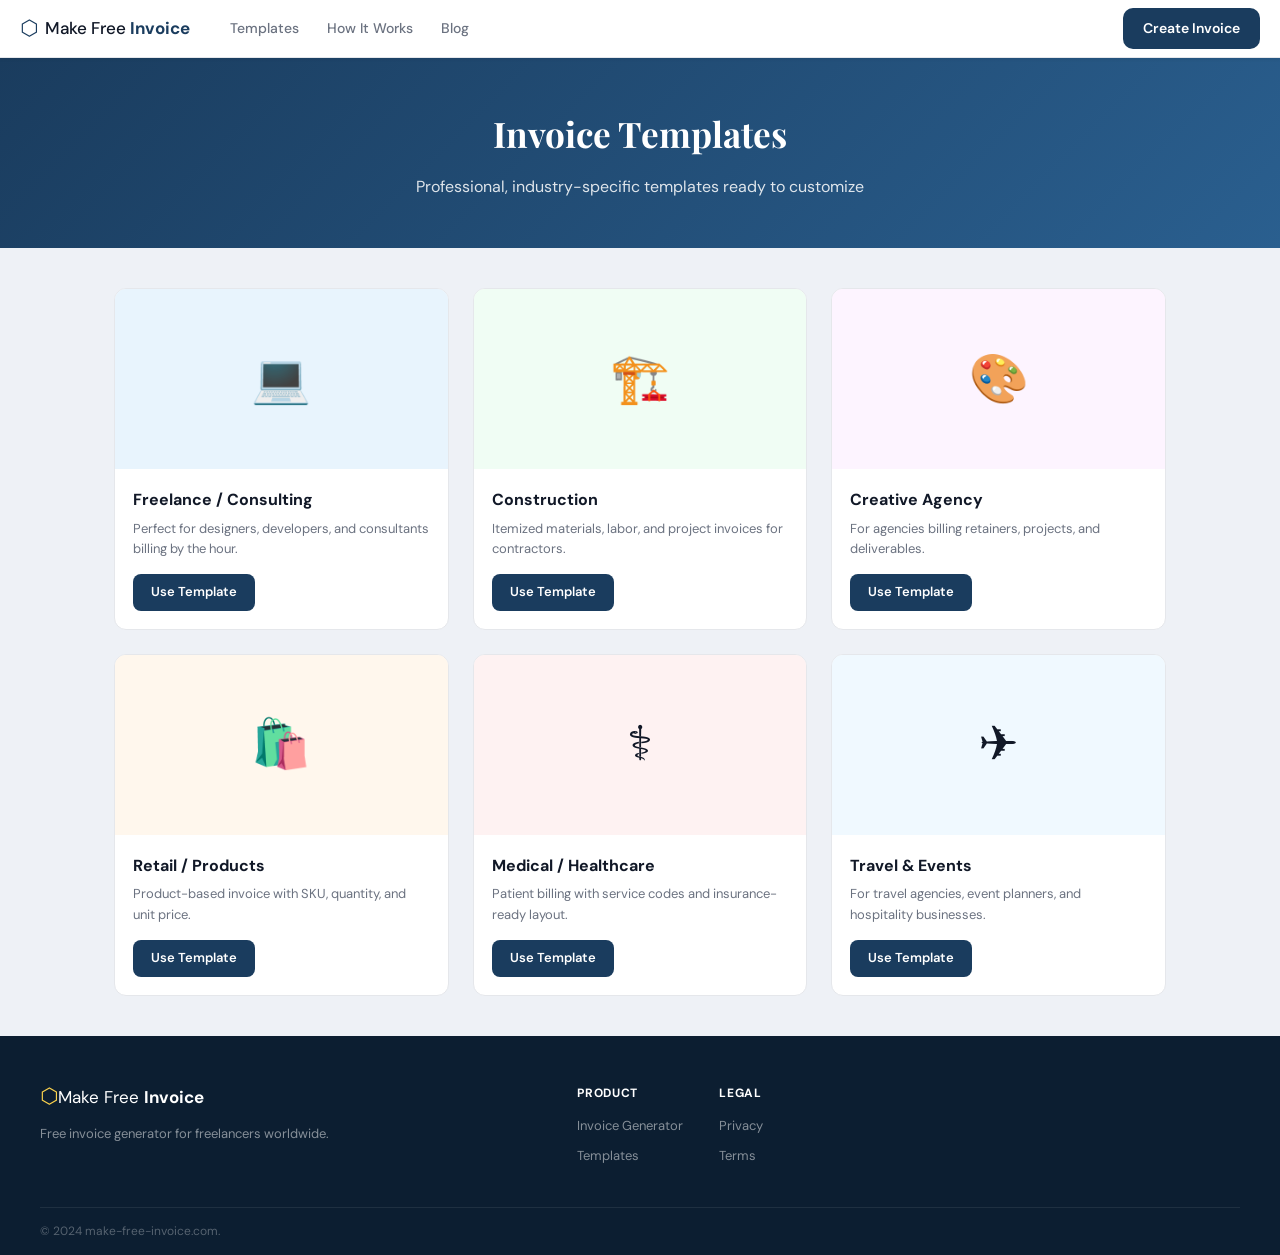
<file: pages/templates.html>
<!DOCTYPE html>
<html lang="en">
<head>
  <script async src="https://pagead2.googlesyndication.com/pagead/js/adsbygoogle.js?client=ca-pub-8016506604196318"
     crossorigin="anonymous"></script>
  <meta charset="UTF-8" />
  <meta name="viewport" content="width=device-width, initial-scale=1.0, viewport-fit=cover" />

  <!-- Google tag (gtag.js) -->
  <script async src="https://www.googletagmanager.com/gtag/js?id=G-NWV5CEWMKB"></script>
  <script>
    window.dataLayer = window.dataLayer || [];
    function gtag(){dataLayer.push(arguments);}
    gtag('js', new Date());
    gtag('config', 'G-NWV5CEWMKB');
  </script>

  <!-- ── FAVICON & APP ICONS ───────────────────── -->
  <link rel="icon" type="image/x-icon" href="../assets/favicon.ico" />
  <link rel="icon" type="image/png" sizes="16x16" href="../assets/favicon-16x16.png" />
  <link rel="icon" type="image/png" sizes="32x32" href="../assets/favicon-32x32.png" />
  <link rel="icon" type="image/png" sizes="48x48" href="../assets/favicon-48x48.png" />
  <link rel="apple-touch-icon" sizes="180x180" href="../assets/apple-touch-icon.png" />
  <link rel="manifest" href="../assets/site.webmanifest" />
  <meta name="theme-color" content="#1a3c5e" />

  <title>Free Invoice Templates – GST, VAT, PDF Download | make-free-invoice.com</title>

  <!-- ── OPEN GRAPH / TWITTER ──────────────────── -->
  <meta property="og:type" content="website" />
  <meta property="og:url" content="https://www.make-free-invoice.com/pages/templates.html" />
  <meta property="og:title" content="Free Invoice Templates | Make Free Invoice" />
  <meta property="og:description" content="Free professional invoice templates. Download and customize for any industry — freelance, consulting, retail, construction, and more." />
  <meta property="og:image" content="https://www.make-free-invoice.com/assets/og-image.png" />
  <meta property="og:image:width" content="1200" />
  <meta property="og:image:height" content="630" />
  <meta property="og:site_name" content="Make Free Invoice" />
  <meta property="og:locale" content="en_US" />
  <meta name="twitter:card" content="summary_large_image" />
  <meta name="twitter:title" content="Free Invoice Templates | Make Free Invoice" />
  <meta name="twitter:description" content="Free professional invoice templates. Download and customize for any industry — freelance, consulting, retail, construction, and more." />
  <meta name="twitter:image" content="https://www.make-free-invoice.com/assets/og-image.png" />
  <meta name="description" content="Free professional invoice templates. Download and customize for any industry — freelance, consulting, retail, construction, and more." />
  <link rel="preconnect" href="https://fonts.googleapis.com">
  <link href="https://fonts.googleapis.com/css2?family=Playfair+Display:wght@600;700&family=DM+Sans:ital,opsz,wght@0,9..40,300;0,9..40,400;0,9..40,500;0,9..40,600&display=swap" rel="stylesheet">
  <script async src="https://pagead2.googlesyndication.com/pagead/js/adsbygoogle.js?client=ca-pub-XXXXXXXXXXXXXXXX" crossorigin="anonymous"></script>
  <link rel="stylesheet" href="../css/style.css" />
  <style>
    .page-hero { background: linear-gradient(135deg, #1a3c5e, #2a5f8f); color:#fff; padding:48px 24px; text-align:center; }
    .page-hero h1 { font-family:'Playfair Display',serif; font-size:2.2rem; margin-bottom:12px; }
    .page-hero p { opacity:.85; font-size:16px; }
    .templates-grid { display:grid; grid-template-columns:repeat(auto-fill,minmax(260px,1fr)); gap:24px; max-width:1100px; margin:40px auto; padding:0 24px; }
    .template-card { background:#fff; border:1px solid #e5e7eb; border-radius:12px; overflow:hidden; transition:transform .2s,box-shadow .2s; }
    .template-card:hover { transform:translateY(-4px); box-shadow:0 8px 32px rgba(0,0,0,0.12); }
    .tpl-preview { height:180px; display:flex; align-items:center; justify-content:center; font-size:3rem; }
    .tpl-info { padding:18px; }
    .tpl-info h3 { font-size:16px; font-weight:700; margin-bottom:6px; }
    .tpl-info p { font-size:13px; color:#6b7280; margin-bottom:14px; }
    .tpl-btn { display:inline-block; background:#1a3c5e; color:#fff; padding:8px 18px; border-radius:8px; text-decoration:none; font-size:13px; font-weight:600; transition:background .2s; }
    .tpl-btn:hover { background:#16324e; }
  </style>
</head>
<body>
  <header class="site-header">
    <div class="header-inner">
      <a href="../index.html" class="logo"><span class="logo-mark">⬡</span><span class="logo-text">Make Free <strong>Invoice</strong></span></a>
      <nav class="header-nav">
        <a href="templates.html">Templates</a>
        <a href="how-it-works.html">How It Works</a>
        <a href="blog.html">Blog</a>
      </nav>
      <div class="header-actions">
        <a href="../index.html" class="btn-primary">Create Invoice</a>
      </div>
    </div>
  </header>

  <!-- Ad -->
  <div class="ad-banner"><ins class="adsbygoogle" style="display:block" data-ad-client="ca-pub-XXXXXXXXXXXXXXXX" data-ad-slot="5678901234" data-ad-format="auto" data-full-width-responsive="true"></ins><script>(adsbygoogle=window.adsbygoogle||[]).push({});</script></div>

  <div class="page-hero">
    <h1>Invoice Templates</h1>
    <p>Professional, industry-specific templates ready to customize</p>
  </div>

  <div class="templates-grid">
    <div class="template-card">
      <div class="tpl-preview" style="background:#e8f4fd">💻</div>
      <div class="tpl-info">
        <h3>Freelance / Consulting</h3>
        <p>Perfect for designers, developers, and consultants billing by the hour.</p>
        <a href="../index.html" class="tpl-btn">Use Template</a>
      </div>
    </div>
    <div class="template-card">
      <div class="tpl-preview" style="background:#f0fdf4">🏗️</div>
      <div class="tpl-info">
        <h3>Construction</h3>
        <p>Itemized materials, labor, and project invoices for contractors.</p>
        <a href="../index.html" class="tpl-btn">Use Template</a>
      </div>
    </div>
    <div class="template-card">
      <div class="tpl-preview" style="background:#fdf4ff">🎨</div>
      <div class="tpl-info">
        <h3>Creative Agency</h3>
        <p>For agencies billing retainers, projects, and deliverables.</p>
        <a href="../index.html" class="tpl-btn">Use Template</a>
      </div>
    </div>
    <div class="template-card">
      <div class="tpl-preview" style="background:#fff7ed">🛍️</div>
      <div class="tpl-info">
        <h3>Retail / Products</h3>
        <p>Product-based invoice with SKU, quantity, and unit price.</p>
        <a href="../index.html" class="tpl-btn">Use Template</a>
      </div>
    </div>
    <div class="template-card">
      <div class="tpl-preview" style="background:#fef2f2">⚕️</div>
      <div class="tpl-info">
        <h3>Medical / Healthcare</h3>
        <p>Patient billing with service codes and insurance-ready layout.</p>
        <a href="../index.html" class="tpl-btn">Use Template</a>
      </div>
    </div>
    <div class="template-card">
      <div class="tpl-preview" style="background:#f0f9ff">✈️</div>
      <div class="tpl-info">
        <h3>Travel & Events</h3>
        <p>For travel agencies, event planners, and hospitality businesses.</p>
        <a href="../index.html" class="tpl-btn">Use Template</a>
      </div>
    </div>
  </div>

  <footer class="site-footer">
    <div class="footer-inner">
      <div class="footer-brand"><span class="logo-mark">⬡</span><span class="logo-text">Make Free <strong>Invoice</strong></span><p>Free invoice generator for freelancers worldwide.</p></div>
      <div class="footer-links">
        <div class="footer-col"><h4>Product</h4><a href="../index.html">Invoice Generator</a><a href="templates.html">Templates</a></div>
        <div class="footer-col"><h4>Legal</h4><a href="privacy.html">Privacy</a><a href="terms.html">Terms</a></div>
      </div>
    </div>
    <div class="footer-bottom"><p>© 2024 make-free-invoice.com.</p></div>
  </footer>
</body>
</html>
</file>
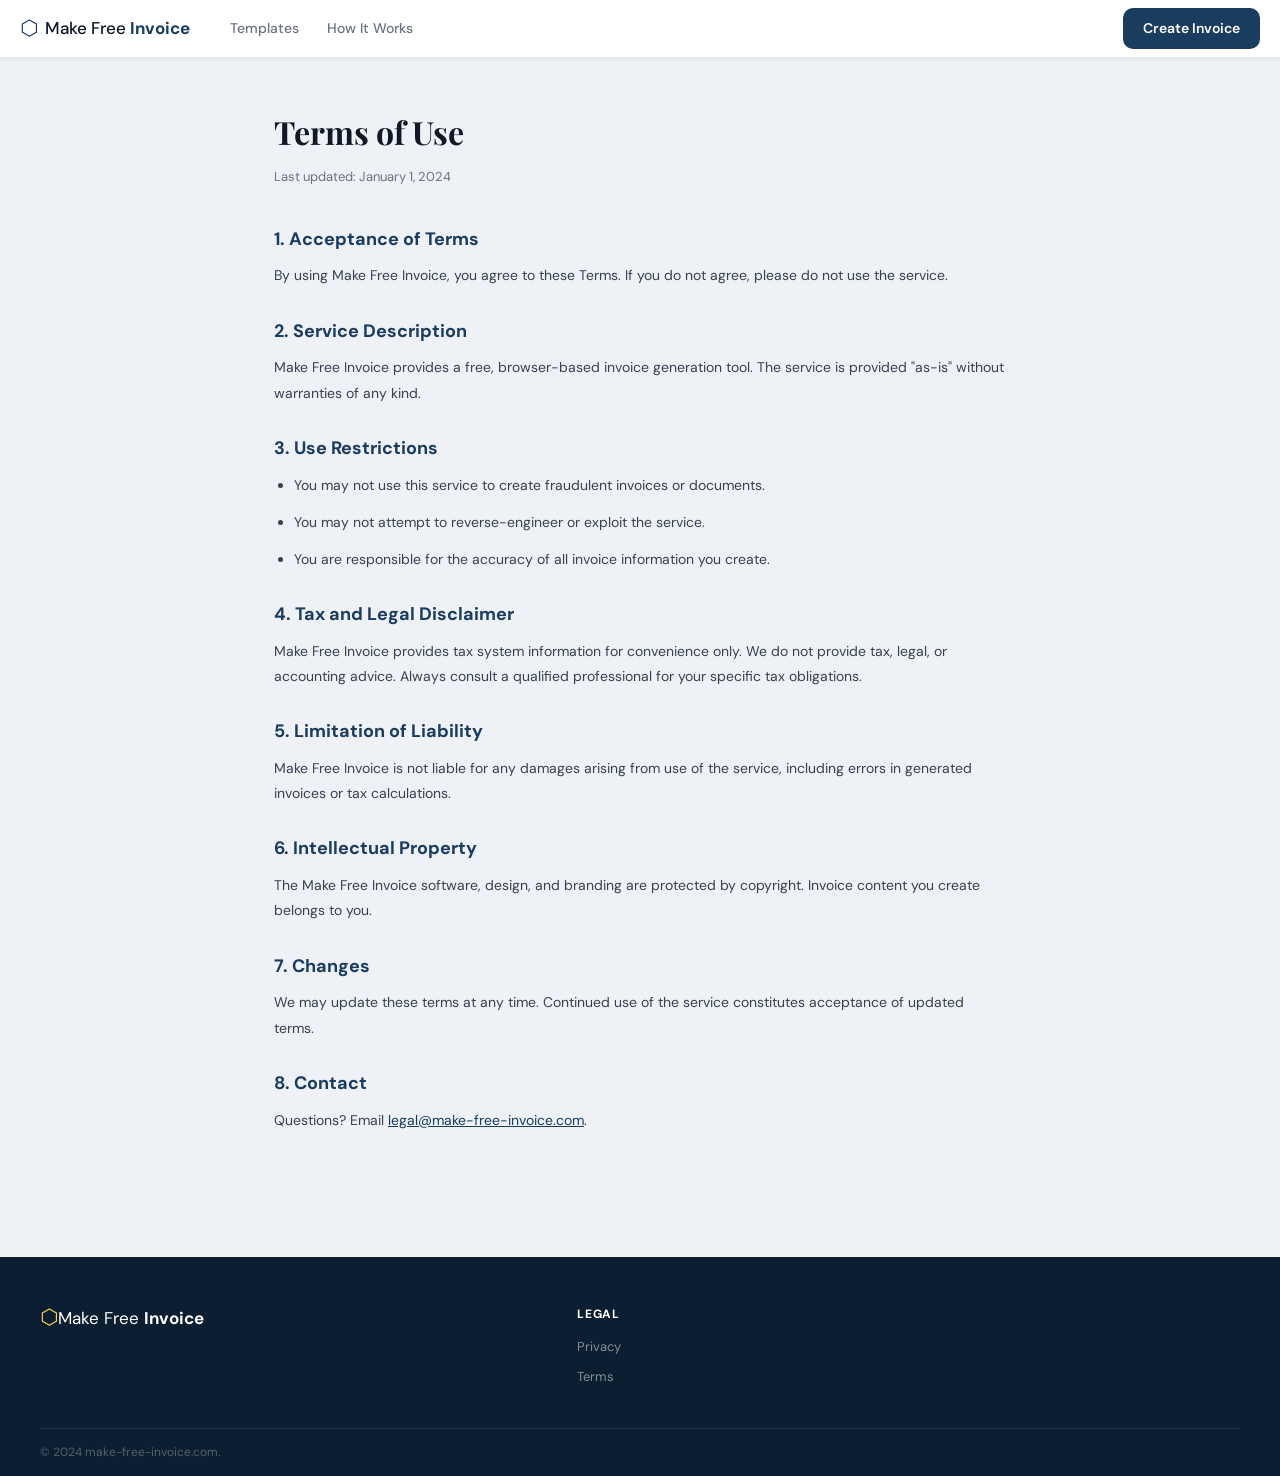
<file: pages/terms.html>
<!DOCTYPE html>
<html lang="en">
<head>
  <script async src="https://pagead2.googlesyndication.com/pagead/js/adsbygoogle.js?client=ca-pub-8016506604196318"
     crossorigin="anonymous"></script>
  <meta charset="UTF-8" />
  <meta name="viewport" content="width=device-width, initial-scale=1.0, viewport-fit=cover" />

  <!-- Google tag (gtag.js) -->
  <script async src="https://www.googletagmanager.com/gtag/js?id=G-NWV5CEWMKB"></script>
  <script>
    window.dataLayer = window.dataLayer || [];
    function gtag(){dataLayer.push(arguments);}
    gtag('js', new Date());
    gtag('config', 'G-NWV5CEWMKB');
  </script>

  <!-- ── FAVICON & APP ICONS ───────────────────── -->
  <link rel="icon" type="image/x-icon" href="../assets/favicon.ico" />
  <link rel="icon" type="image/png" sizes="16x16" href="../assets/favicon-16x16.png" />
  <link rel="icon" type="image/png" sizes="32x32" href="../assets/favicon-32x32.png" />
  <link rel="icon" type="image/png" sizes="48x48" href="../assets/favicon-48x48.png" />
  <link rel="apple-touch-icon" sizes="180x180" href="../assets/apple-touch-icon.png" />
  <link rel="manifest" href="../assets/site.webmanifest" />
  <meta name="theme-color" content="#1a3c5e" />

  <title>Terms of Use | make-free-invoice.com</title>

  <!-- ── OPEN GRAPH / TWITTER ──────────────────── -->
  <meta property="og:type" content="website" />
  <meta property="og:url" content="https://www.make-free-invoice.com/pages/terms.html" />
  <meta property="og:title" content="Terms of Use | Make Free Invoice" />
  <meta property="og:description" content="Free invoice generator supporting 150+ countries and all major tax systems including GST, VAT and HST." />
  <meta property="og:image" content="https://www.make-free-invoice.com/assets/og-image.png" />
  <meta property="og:image:width" content="1200" />
  <meta property="og:image:height" content="630" />
  <meta property="og:site_name" content="Make Free Invoice" />
  <meta property="og:locale" content="en_US" />
  <meta name="twitter:card" content="summary_large_image" />
  <meta name="twitter:title" content="Terms of Use | Make Free Invoice" />
  <meta name="twitter:description" content="Free invoice generator supporting 150+ countries and all major tax systems including GST, VAT and HST." />
  <meta name="twitter:image" content="https://www.make-free-invoice.com/assets/og-image.png" />
  <link rel="preconnect" href="https://fonts.googleapis.com">
  <link href="https://fonts.googleapis.com/css2?family=Playfair+Display:wght@600;700&family=DM+Sans:opsz,wght@9..40,300;9..40,400;9..40,500;9..40,600&display=swap" rel="stylesheet">
  <script async src="https://pagead2.googlesyndication.com/pagead/js/adsbygoogle.js?client=ca-pub-XXXXXXXXXXXXXXXX" crossorigin="anonymous"></script>
  <link rel="stylesheet" href="../css/style.css" />
  <style>
    .legal-wrap { max-width:780px; margin:48px auto; padding:0 24px 64px; }
    .legal-wrap h1 { font-family:'Playfair Display',serif; font-size:2rem; margin-bottom:8px; }
    .legal-wrap .meta { color:#6b7280; font-size:13px; margin-bottom:36px; }
    .legal-wrap h2 { font-size:18px; font-weight:700; margin:28px 0 10px; color:#1a3c5e; }
    .legal-wrap p, .legal-wrap li { font-size:14px; line-height:1.8; color:#374151; margin-bottom:12px; }
    .legal-wrap ul { padding-left:20px; }
  </style>
</head>
<body>
  <header class="site-header">
    <div class="header-inner">
      <a href="../index.html" class="logo"><span class="logo-mark">⬡</span><span class="logo-text">Make Free <strong>Invoice</strong></span></a>
      <nav class="header-nav"><a href="templates.html">Templates</a><a href="how-it-works.html">How It Works</a></nav>
      <div class="header-actions"><a href="../index.html" class="btn-primary">Create Invoice</a></div>
    </div>
  </header>

  <div class="legal-wrap">
    <h1>Terms of Use</h1>
    <p class="meta">Last updated: January 1, 2024</p>

    <h2>1. Acceptance of Terms</h2>
    <p>By using Make Free Invoice, you agree to these Terms. If you do not agree, please do not use the service.</p>

    <h2>2. Service Description</h2>
    <p>Make Free Invoice provides a free, browser-based invoice generation tool. The service is provided "as-is" without warranties of any kind.</p>

    <h2>3. Use Restrictions</h2>
    <ul>
      <li>You may not use this service to create fraudulent invoices or documents.</li>
      <li>You may not attempt to reverse-engineer or exploit the service.</li>
      <li>You are responsible for the accuracy of all invoice information you create.</li>
    </ul>

    <h2>4. Tax and Legal Disclaimer</h2>
    <p>Make Free Invoice provides tax system information for convenience only. We do not provide tax, legal, or accounting advice. Always consult a qualified professional for your specific tax obligations.</p>

    <h2>5. Limitation of Liability</h2>
    <p>Make Free Invoice is not liable for any damages arising from use of the service, including errors in generated invoices or tax calculations.</p>

    <h2>6. Intellectual Property</h2>
    <p>The Make Free Invoice software, design, and branding are protected by copyright. Invoice content you create belongs to you.</p>

    <h2>7. Changes</h2>
    <p>We may update these terms at any time. Continued use of the service constitutes acceptance of updated terms.</p>

    <h2>8. Contact</h2>
    <p>Questions? Email <a href="mailto:legal@make-free-invoice.com">legal@make-free-invoice.com</a>.</p>
  </div>

  <footer class="site-footer">
    <div class="footer-inner">
      <div class="footer-brand"><span class="logo-mark">⬡</span><span class="logo-text">Make Free <strong>Invoice</strong></span></div>
      <div class="footer-links">
        <div class="footer-col"><h4>Legal</h4><a href="privacy.html">Privacy</a><a href="terms.html">Terms</a></div>
      </div>
    </div>
    <div class="footer-bottom"><p>© 2024 make-free-invoice.com.</p></div>
  </footer>
</body>
</html>
</file>
<file: css/style.css>
/* ============================================
   INVOICEFORGE – MAIN STYLESHEET v2
   Optimized: SEO · AdSense · GEO
   ============================================ */

:root {
  --brand:        #1a3c5e;
  --brand-mid:    #2a5f8f;
  --brand-light:  #e8f0f8;
  --accent:       #f59e0b;
  --accent-dark:  #d97706;
  --success:      #10b981;
  --text:         #111827;
  --text-mid:     #374151;
  --text-muted:   #6b7280;
  --border:       #e5e7eb;
  --border-light: #f3f4f6;
  --surface:      #f9fafb;
  --white:        #ffffff;
  --radius-sm:    6px;
  --radius:       10px;
  --radius-lg:    16px;
  --shadow-xs:    0 1px 2px rgba(0,0,0,0.06);
  --shadow-sm:    0 1px 4px rgba(0,0,0,0.08);
  --shadow-md:    0 4px 16px rgba(0,0,0,0.10);
  --shadow-lg:    0 8px 32px rgba(0,0,0,0.12);
  --font-body:    'DM Sans', system-ui, sans-serif;
  --font-display: 'Playfair Display', Georgia, serif;
  --header-h:     58px;
}

*, *::before, *::after { box-sizing: border-box; margin: 0; padding: 0; }
html { scroll-behavior: smooth; -webkit-text-size-adjust: 100%; }
body {
  font-family: var(--font-body);
  color: var(--text);
  background: #eef1f6;
  font-size: 15px;
  line-height: 1.6;
}
img, svg { display: block; max-width: 100%; }
a { color: var(--brand); }

/* ── HIDDEN ───────────────────────────────── */
.hidden { display: none !important; }
.sr-only { position:absolute; width:1px; height:1px; padding:0; overflow:hidden; clip:rect(0,0,0,0); white-space:nowrap; border:0; }

/* ═══════════════════════════════════════════
   HEADER
═══════════════════════════════════════════ */
.site-header {
  background: var(--white);
  border-bottom: 1px solid var(--border);
  position: sticky;
  top: 0;
  z-index: 200;
  box-shadow: var(--shadow-sm);
  height: var(--header-h);
}
.header-inner {
  max-width: 1340px;
  margin: 0 auto;
  padding: 0 20px;
  height: 100%;
  display: flex;
  align-items: center;
  gap: 0;
}
/* Logo */
.logo {
  display: flex;
  align-items: center;
  gap: 7px;
  text-decoration: none;
  color: var(--text);
  font-size: 17px;
  font-weight: 500;
  white-space: nowrap;
  flex-shrink: 0;
  margin-right: 28px;
}
.logo-mark { color: var(--brand); font-size: 21px; line-height: 1; }
.logo strong { color: var(--brand); font-weight: 700; }

/* Nav */
.header-nav { display: flex; gap: 4px; flex: 1; }
.header-nav a {
  text-decoration: none;
  color: var(--text-muted);
  font-size: 14px;
  font-weight: 500;
  padding: 6px 12px;
  border-radius: var(--radius-sm);
  transition: color .15s, background .15s;
}
.header-nav a:hover { color: var(--brand); background: var(--brand-light); }
.header-nav a.active { color: var(--brand); background: var(--brand-light); }

/* Header Actions */
.header-actions { display: flex; gap: 8px; align-items: center; flex-shrink: 0; }

/* Mobile burger */
.burger-btn {
  display: none;
  background: none;
  border: none;
  cursor: pointer;
  padding: 6px;
  color: var(--text);
  margin-left: auto;
}

/* ═══════════════════════════════════════════
   BUTTONS
═══════════════════════════════════════════ */
.btn-primary {
  background: var(--brand);
  color: #fff;
  border: none;
  border-radius: var(--radius);
  padding: 9px 20px;
  font-family: var(--font-body);
  font-size: 14px;
  font-weight: 600;
  cursor: pointer;
  display: inline-flex;
  align-items: center;
  gap: 7px;
  transition: background .2s, transform .15s, box-shadow .2s;
  text-decoration: none;
  white-space: nowrap;
}
.btn-primary:hover {
  background: #16324e;
  transform: translateY(-1px);
  box-shadow: 0 4px 12px rgba(26,60,94,0.3);
}
.btn-outline {
  background: transparent;
  color: var(--brand);
  border: 1.5px solid var(--brand);
  border-radius: var(--radius);
  padding: 8px 18px;
  font-family: var(--font-body);
  font-size: 14px;
  font-weight: 500;
  cursor: pointer;
  display: inline-flex;
  align-items: center;
  gap: 7px;
  transition: background .2s, color .2s;
  text-decoration: none;
  white-space: nowrap;
}
.btn-outline:hover { background: var(--brand-light); }
.btn-lg { padding: 13px 28px; font-size: 15px; border-radius: 12px; }
.btn-accent {
  background: var(--accent);
  color: #fff;
  border: none;
  border-radius: var(--radius);
  padding: 9px 20px;
  font-family: var(--font-body);
  font-size: 14px;
  font-weight: 700;
  cursor: pointer;
  display: inline-flex;
  align-items: center;
  gap: 7px;
  transition: background .2s, transform .15s;
  text-decoration: none;
}
.btn-accent:hover { background: var(--accent-dark); transform: translateY(-1px); }

/* ═══════════════════════════════════════════
   ABOVE-THE-FOLD HERO — merged, no blank space
   H1 keyword-rich, stats bar, trust signals
═══════════════════════════════════════════ */
.hero-wrap {
  background: linear-gradient(150deg, #0f2849 0%, #1a3c5e 45%, #1e5080 100%);
  position: relative;
  overflow: hidden;
}
.hero-wrap::before {
  content: '';
  position: absolute;
  inset: 0;
  background:
    radial-gradient(ellipse 60% 50% at 80% 20%, rgba(245,158,11,0.12) 0%, transparent 60%),
    radial-gradient(ellipse 40% 60% at 10% 80%, rgba(42,95,143,0.4) 0%, transparent 50%);
  pointer-events: none;
}
.hero-inner {
  max-width: 1340px;
  margin: 0 auto;
  padding: 40px 20px 36px;
  display: grid;
  grid-template-columns: 1fr 1fr;
  gap: 40px;
  align-items: center;
  position: relative;
  z-index: 1;
}
/* Left: copy */
.hero-copy {}
.hero-eyebrow {
  display: inline-flex;
  align-items: center;
  gap: 6px;
  background: rgba(245,158,11,0.15);
  border: 1px solid rgba(245,158,11,0.35);
  border-radius: 99px;
  padding: 5px 14px;
  font-size: 12px;
  font-weight: 600;
  color: #fcd34d;
  letter-spacing: .04em;
  margin-bottom: 16px;
  text-transform: uppercase;
}
.hero-eyebrow span { color: #f59e0b; }
.hero-h1 {
  font-family: var(--font-display);
  font-size: clamp(1.75rem, 4vw, 2.8rem);
  font-weight: 700;
  color: #fff;
  line-height: 1.15;
  margin-bottom: 14px;
}
.hero-h1 em { font-style: italic; color: #fcd34d; }
.hero-h1 strong { color: #fff; font-weight: 700; }
.hero-desc {
  font-size: 15px;
  color: rgba(255,255,255,0.80);
  line-height: 1.7;
  margin-bottom: 24px;
  max-width: 480px;
  font-weight: 300;
}
.hero-actions { display: flex; gap: 10px; flex-wrap: wrap; margin-bottom: 28px; }

/* Trust badges */
.hero-trust {
  display: flex;
  gap: 20px;
  flex-wrap: wrap;
}
.trust-item {
  display: flex;
  align-items: center;
  gap: 6px;
  font-size: 12.5px;
  color: rgba(255,255,255,0.65);
  font-weight: 500;
}
.trust-item svg { color: #34d399; flex-shrink: 0; }

/* Right: Quick stats widget */
.hero-stats {
  background: rgba(255,255,255,0.07);
  border: 1px solid rgba(255,255,255,0.12);
  border-radius: 16px;
  padding: 28px;
  backdrop-filter: blur(8px);
}
.hero-stats h3 {
  font-size: 13px;
  font-weight: 700;
  text-transform: uppercase;
  letter-spacing: .07em;
  color: rgba(255,255,255,0.5);
  margin-bottom: 20px;
}
.stat-grid {
  display: grid;
  grid-template-columns: 1fr 1fr;
  gap: 16px;
  margin-bottom: 20px;
}
.stat-box {
  background: rgba(255,255,255,0.06);
  border: 1px solid rgba(255,255,255,0.1);
  border-radius: 10px;
  padding: 14px;
  text-align: center;
}
.stat-num {
  font-family: var(--font-display);
  font-size: 1.6rem;
  font-weight: 700;
  color: #fcd34d;
  display: block;
  line-height: 1;
  margin-bottom: 4px;
}
.stat-label { font-size: 11px; color: rgba(255,255,255,0.55); font-weight: 500; text-transform: uppercase; letter-spacing: .05em; }
.geo-detect-bar {
  background: rgba(16,185,129,0.12);
  border: 1px solid rgba(16,185,129,0.25);
  border-radius: 10px;
  padding: 12px 14px;
  display: flex;
  align-items: center;
  gap: 10px;
  font-size: 13px;
  color: rgba(255,255,255,0.85);
}
.geo-dot { width:8px; height:8px; background:#34d399; border-radius:50%; flex-shrink:0; animation: pulse 2s infinite; }
@keyframes pulse { 0%,100%{opacity:1} 50%{opacity:.4} }

/* ═══════════════════════════════════════════
   STATS BAR (below hero — keyword-rich for SEO)
═══════════════════════════════════════════ */
.stats-bar {
  background: var(--white);
  border-bottom: 1px solid var(--border);
  padding: 0;
}
.stats-bar-inner {
  max-width: 1340px;
  margin: 0 auto;
  padding: 0 20px;
  display: flex;
  align-items: stretch;
  gap: 0;
  overflow-x: auto;
  scrollbar-width: none;
}
.stats-bar-inner::-webkit-scrollbar { display: none; }
.stat-item {
  display: flex;
  align-items: center;
  gap: 10px;
  padding: 14px 24px;
  border-right: 1px solid var(--border);
  white-space: nowrap;
  flex-shrink: 0;
}
.stat-item:last-child { border-right: none; }
.stat-item-icon { font-size: 18px; }
.stat-item-text { font-size: 13px; color: var(--text-mid); }
.stat-item-text strong { color: var(--brand); font-weight: 700; }

/* ═══════════════════════════════════════════
   AD SLOTS — AdSense optimized, no blank space
═══════════════════════════════════════════ */
/* Rule: never use min-height on ad containers.
   Let AdSense collapse empty slots properly. */
.ad-slot {
  text-align: center;
  background: var(--surface);
}
.ad-slot ins { display: block; }

/* Leaderboard — between stats bar and editor */
.ad-leaderboard {
  background: var(--surface);
  border-bottom: 1px solid var(--border);
  padding: 6px 20px;
  text-align: center;
  /* No min-height — collapses when no ad */
}
/* Sidebar ads */
.ad-sidebar-wrap {
  width: 160px;
  flex-shrink: 0;
  display: flex;
  flex-direction: column;
  gap: 16px;
  padding-top: 4px;
}
/* In-content rectangle */
.ad-rectangle {
  border-radius: var(--radius);
  overflow: hidden;
  background: var(--surface);
  border: 1px solid var(--border);
  margin: 20px 0;
  text-align: center;
}
/* Ad label for policy compliance */
.ad-label {
  font-size: 10px;
  color: var(--text-muted);
  text-transform: uppercase;
  letter-spacing: .06em;
  text-align: center;
  padding: 3px 0 2px;
  background: var(--surface);
  border-bottom: 1px solid var(--border-light);
}

/* ═══════════════════════════════════════════
   MAIN APP LAYOUT
═══════════════════════════════════════════ */
.app-layout {
  max-width: 1340px;
  margin: 0 auto;
  padding: 20px 16px 32px;
  display: flex;
  gap: 20px;
  align-items: flex-start;
}
.editor-panel { flex: 1; min-width: 0; }

/* ═══════════════════════════════════════════
   SETTINGS BAR
═══════════════════════════════════════════ */
.settings-bar {
  background: var(--white);
  border: 1px solid var(--border);
  border-radius: var(--radius-lg);
  padding: 12px 16px;
  display: flex;
  flex-wrap: wrap;
  gap: 12px;
  align-items: flex-end;
  margin-bottom: 14px;
  box-shadow: var(--shadow-xs);
}
.settings-group {
  display: flex;
  flex-direction: column;
  gap: 4px;
  min-width: 130px;
}
.settings-group label {
  font-size: 10.5px;
  font-weight: 700;
  text-transform: uppercase;
  letter-spacing: .07em;
  color: var(--text-muted);
  display: flex;
  align-items: center;
  gap: 4px;
}
.settings-group select {
  font-family: var(--font-body);
  font-size: 13px;
  padding: 7px 10px;
  border: 1.5px solid var(--border);
  border-radius: var(--radius-sm);
  background: var(--surface);
  color: var(--text);
  cursor: pointer;
  transition: border-color .15s;
  outline: none;
  max-width: 200px;
}
.settings-group select:focus { border-color: var(--brand); }

/* GEO badge in settings */
.geo-badge {
  display: inline-flex;
  align-items: center;
  gap: 5px;
  background: #ecfdf5;
  border: 1px solid #6ee7b7;
  border-radius: 99px;
  padding: 4px 10px;
  font-size: 11px;
  font-weight: 600;
  color: #065f46;
}
.geo-badge .flag { font-size: 14px; }

/* Color swatches */
.color-swatches { display: flex; gap: 6px; padding: 3px 0; }
.swatch {
  width: 20px; height: 20px;
  border-radius: 50%;
  cursor: pointer;
  border: 2.5px solid transparent;
  transition: transform .15s, border-color .15s;
  outline: none;
}
.swatch:hover { transform: scale(1.2); }
.swatch.active { border-color: var(--accent); transform: scale(1.2); }

/* ═══════════════════════════════════════════
   ACTION BAR
═══════════════════════════════════════════ */
.action-bar {
  background: var(--white);
  border: 1px solid var(--border);
  border-radius: var(--radius-lg);
  padding: 12px 16px;
  display: flex;
  justify-content: space-between;
  align-items: center;
  gap: 12px;
  box-shadow: var(--shadow-xs);
  margin-top: 14px;
}
.action-left, .action-right { display: flex; gap: 8px; align-items: center; }
.action-btn {
  background: var(--surface);
  border: 1.5px solid var(--border);
  border-radius: var(--radius-sm);
  padding: 7px 13px;
  font-family: var(--font-body);
  font-size: 13px;
  font-weight: 500;
  color: var(--text-mid);
  cursor: pointer;
  display: flex;
  align-items: center;
  gap: 5px;
  transition: background .15s, border-color .15s, color .15s;
}
.action-btn:hover { background: var(--brand-light); border-color: var(--brand); color: var(--brand); }

/* ═══════════════════════════════════════════
   FEATURES SECTION (SEO content block)
═══════════════════════════════════════════ */
.features-section {
  background: var(--white);
  padding: 56px 20px;
  border-top: 1px solid var(--border);
}
.features-inner { max-width: 1200px; margin: 0 auto; }
.section-header { text-align: center; margin-bottom: 40px; }
.section-title {
  font-family: var(--font-display);
  font-size: clamp(1.4rem, 3vw, 2rem);
  font-weight: 700;
  color: var(--text);
  margin-bottom: 10px;
}
.section-sub { font-size: 15px; color: var(--text-muted); max-width: 520px; margin: 0 auto; }
.features-grid {
  display: grid;
  grid-template-columns: repeat(auto-fit, minmax(190px, 1fr));
  gap: 20px;
}
.feature-card {
  background: var(--surface);
  border: 1px solid var(--border);
  border-radius: var(--radius-lg);
  padding: 24px 20px;
  transition: transform .2s, box-shadow .2s, border-color .2s;
}
.feature-card:hover { transform: translateY(-3px); box-shadow: var(--shadow-md); border-color: #c7d8ec; }
.feature-icon { font-size: 1.8rem; margin-bottom: 12px; line-height: 1; }
.feature-card h3 { font-size: 15px; font-weight: 700; margin-bottom: 7px; color: var(--text); }
.feature-card p { font-size: 13px; color: var(--text-muted); line-height: 1.65; }

/* ═══════════════════════════════════════════
   COUNTRY GRID (GEO SEO block)
═══════════════════════════════════════════ */
.geo-section {
  background: var(--surface);
  padding: 56px 20px;
  border-top: 1px solid var(--border);
}
.geo-inner { max-width: 1200px; margin: 0 auto; }
.country-grid {
  display: grid;
  grid-template-columns: repeat(auto-fill, minmax(140px, 1fr));
  gap: 10px;
  margin-top: 32px;
}
.country-pill {
  background: var(--white);
  border: 1px solid var(--border);
  border-radius: var(--radius-sm);
  padding: 9px 12px;
  font-size: 13px;
  color: var(--text-mid);
  display: flex;
  align-items: center;
  gap: 7px;
  cursor: pointer;
  transition: background .15s, border-color .15s, color .15s;
  text-decoration: none;
}
.country-pill:hover { background: var(--brand-light); border-color: var(--brand); color: var(--brand); }
.country-flag { font-size: 16px; flex-shrink: 0; }

/* ═══════════════════════════════════════════
   FAQ
═══════════════════════════════════════════ */
.faq-section {
  background: var(--white);
  padding: 56px 20px;
  border-top: 1px solid var(--border);
}
.faq-inner { max-width: 780px; margin: 0 auto; }
.faq-list { display: flex; flex-direction: column; gap: 8px; margin-top: 32px; }
.faq-item {
  background: var(--surface);
  border: 1px solid var(--border);
  border-radius: var(--radius);
  overflow: hidden;
  transition: box-shadow .15s, border-color .15s;
}
.faq-item:hover { border-color: #c7d8ec; }
.faq-item[open] { border-color: #c7d8ec; box-shadow: var(--shadow-sm); }
.faq-item summary {
  padding: 16px 20px;
  font-weight: 600;
  cursor: pointer;
  list-style: none;
  display: flex;
  justify-content: space-between;
  align-items: center;
  font-size: 14.5px;
  color: var(--text);
  gap: 12px;
}
.faq-item summary::-webkit-details-marker { display: none; }
.faq-item summary::after { content: '+'; font-size: 20px; font-weight: 300; color: var(--brand); transition: transform .2s; flex-shrink: 0; }
.faq-item[open] summary::after { transform: rotate(45deg); }
.faq-item p { padding: 0 20px 16px; color: var(--text-muted); font-size: 13.5px; line-height: 1.75; }

/* ═══════════════════════════════════════════
   TESTIMONIALS / SOCIAL PROOF
═══════════════════════════════════════════ */
.social-section {
  background: linear-gradient(135deg, #0f2849, #1a3c5e);
  padding: 56px 20px;
  border-top: 1px solid rgba(255,255,255,0.1);
}
.social-inner { max-width: 1100px; margin: 0 auto; }
.social-inner .section-title { color: #fff; }
.social-inner .section-sub { color: rgba(255,255,255,0.6); }
.review-grid {
  display: grid;
  grid-template-columns: repeat(auto-fit, minmax(260px, 1fr));
  gap: 20px;
  margin-top: 32px;
}
.review-card {
  background: rgba(255,255,255,0.07);
  border: 1px solid rgba(255,255,255,0.12);
  border-radius: var(--radius-lg);
  padding: 24px;
  backdrop-filter: blur(4px);
}
.review-stars { color: #fbbf24; font-size: 14px; margin-bottom: 12px; }
.review-text { font-size: 13.5px; color: rgba(255,255,255,0.8); line-height: 1.7; margin-bottom: 16px; font-style: italic; }
.review-author { display: flex; align-items: center; gap: 10px; }
.author-avatar {
  width: 36px; height: 36px;
  background: var(--brand-mid);
  border-radius: 50%;
  display: flex; align-items: center; justify-content: center;
  font-weight: 700; color: #fff; font-size: 14px;
  flex-shrink: 0;
}
.author-name { font-size: 13px; font-weight: 700; color: #fff; }
.author-meta { font-size: 11px; color: rgba(255,255,255,0.5); }

/* ═══════════════════════════════════════════
   FOOTER
═══════════════════════════════════════════ */
.site-footer {
  background: #0c1e31;
  color: rgba(255,255,255,0.7);
  padding: 48px 20px 0;
}
.footer-inner {
  max-width: 1200px;
  margin: 0 auto;
  display: flex;
  flex-wrap: wrap;
  gap: 40px;
  padding-bottom: 40px;
  border-bottom: 1px solid rgba(255,255,255,0.08);
}
.footer-brand { flex: 1.5; min-width: 220px; }
.footer-brand .logo-mark { color: #fcd34d; }
.footer-brand .logo-text { color: #fff; font-size: 17px; }
.footer-brand p { margin-top: 12px; font-size: 13px; line-height: 1.75; color: rgba(255,255,255,0.5); }
.footer-links { flex: 2; display: flex; gap: 32px; flex-wrap: wrap; }
.footer-col { display: flex; flex-direction: column; gap: 9px; min-width: 110px; }
.footer-col h4 { color: #fff; font-size: 12px; font-weight: 700; text-transform: uppercase; letter-spacing: .06em; margin-bottom: 4px; }
.footer-col a { color: rgba(255,255,255,0.5); text-decoration: none; font-size: 13px; transition: color .15s; }
.footer-col a:hover { color: #fff; }
.footer-bottom {
  max-width: 1200px;
  margin: 0 auto;
  padding: 14px 0;
  font-size: 12px;
  color: rgba(255,255,255,0.3);
  display: flex;
  justify-content: space-between;
  align-items: center;
  flex-wrap: wrap;
  gap: 8px;
}
.footer-bottom a { color: rgba(255,255,255,0.4); text-decoration: none; }
.footer-bottom a:hover { color: rgba(255,255,255,0.7); }

/* ═══════════════════════════════════════════
   TOAST
═══════════════════════════════════════════ */
.toast {
  position: fixed;
  bottom: 24px;
  left: 50%;
  transform: translateX(-50%) translateY(16px);
  background: #111;
  color: #fff;
  padding: 11px 22px;
  border-radius: 99px;
  font-size: 13.5px;
  font-weight: 500;
  opacity: 0;
  pointer-events: none;
  transition: opacity .25s, transform .25s;
  z-index: 9999;
  white-space: nowrap;
  box-shadow: 0 4px 20px rgba(0,0,0,0.3);
}
.toast.show { opacity: 1; transform: translateX(-50%) translateY(0); }

/* ═══════════════════════════════════════════
   RESPONSIVE
═══════════════════════════════════════════ */
@media (max-width: 1100px) {
  .ad-sidebar-wrap { display: none; }
}
@media (max-width: 900px) {
  .hero-inner { grid-template-columns: 1fr; gap: 28px; }
  .hero-stats { display: none; }
}
@media (max-width: 768px) {
  .header-inner { padding: 0 12px; gap: 8px; }
  .logo { margin-right: 8px; font-size: 15px; }
  .logo-mark { font-size: 19px; }
  .header-nav { display: none; }
  .burger-btn { display: flex; order: 1; }
  .header-actions { gap: 6px; order: 0; }

  /* Download PDF — icon only on mobile to save space */
  .header-actions .btn-primary span:not(.sr-only) { display: none; }
  .header-actions .btn-primary { padding: 9px 11px; }

  /* Sign-in chip — hide text label, show avatar only */
  .signin-chip-label { display: none; }
  .signin-chip { padding: 6px; gap: 0; }
  .signin-chip-avatar { width: 26px; height: 26px; }

  /* Settings bar — scrollable row on phones */
  .settings-bar {
    overflow-x: auto;
    -webkit-overflow-scrolling: touch;
    flex-wrap: nowrap;
    gap: 12px;
    padding: 10px 14px;
    scrollbar-width: none;
  }
  .settings-bar::-webkit-scrollbar { display: none; }
  .settings-group { min-width: 120px; flex-shrink: 0; }
  .settings-group select { max-width: 150px; }

  .action-bar { flex-direction: column; gap: 10px; }
  .action-left, .action-right { width: 100%; justify-content: center; flex-wrap: wrap; }
  .stat-item { padding: 10px 14px; }

  /* App layout — single column */
  .app-layout { padding: 12px 10px 24px; gap: 12px; }
}

@media (max-width: 600px) {
  .header-inner { gap: 6px; }
  .logo-text { display: none; }
  .logo { margin-right: 4px; }
  /* Language switcher — show flag only on very small screens */
  .lang-switcher span:not(.lang-flag) { display: none; }
  .lang-switcher svg { display: none; }
  .lang-switcher { padding: 6px 8px; }
}
@media (max-width: 480px) {
  .hero-inner { padding: 28px 16px 24px; }
  .hero-h1 { font-size: 1.65rem; }
  .hero-actions { flex-direction: column; }
  .hero-actions .btn-primary,
  .hero-actions .btn-outline { width: 100%; justify-content: center; }
}
</file>
<file: css/invoice.css>
/* ============================================
   INVOICEFORGE – INVOICE DOCUMENT STYLES
   invoice.css
   ============================================ */

/* ── PAPER ──────────────────────────────────── */
.invoice-paper {
  background: #fff;
  border: 1px solid #dde1e7;
  border-radius: 12px;
  padding: 48px 52px;
  box-shadow: 0 4px 24px rgba(0,0,0,0.10), 0 1px 4px rgba(0,0,0,0.06);
  position: relative;
  overflow: hidden;
}
.invoice-paper::before {
  content: '';
  position: absolute;
  top: 0; left: 0; right: 0;
  height: 5px;
  background: var(--brand, #1a3c5e);
  border-radius: 12px 12px 0 0;
}

/* ── EDITABLE FIELDS ─────────────────────────── */
.editable {
  outline: none;
  border-radius: 4px;
  padding: 3px 6px;
  margin: -3px -6px;
  min-height: 1.4em;
  transition: background .15s, box-shadow .15s;
  cursor: text;
  white-space: pre-wrap;
  word-break: break-word;
}
.editable:hover { background: #f0f4f9; }
.editable:focus {
  background: #e8f0fe;
  box-shadow: 0 0 0 2px rgba(26,60,94,0.25);
}
.editable:empty::before {
  content: attr(data-placeholder);
  color: #b0b7c3;
  font-style: italic;
  pointer-events: none;
}

/* ── INV HEADER ──────────────────────────────── */
.inv-header {
  display: flex;
  justify-content: space-between;
  align-items: flex-start;
  gap: 24px;
  margin-bottom: 36px;
}

/* Logo area */
.inv-logo-area {
  width: 100px;
  height: 80px;
  border: 2px dashed #c8d0dc;
  border-radius: 8px;
  display: flex;
  align-items: center;
  justify-content: center;
  cursor: pointer;
  transition: border-color .2s, background .2s;
  overflow: hidden;
  flex-shrink: 0;
  margin-bottom: 12px;
}
.inv-logo-area:hover { border-color: var(--brand, #1a3c5e); background: #f0f4f9; }
.logo-placeholder {
  display: flex;
  flex-direction: column;
  align-items: center;
  gap: 4px;
  color: #b0b7c3;
  font-size: 11px;
  font-weight: 500;
}
.logo-img { width: 100%; height: 100%; object-fit: contain; }

.inv-brand { display: flex; flex-direction: column; }
.inv-company-name {
  font-size: 18px;
  font-weight: 700;
  color: var(--brand, #1a3c5e);
  margin-bottom: 4px;
}
.inv-address-block {
  font-size: 13px;
  color: #4b5563;
  line-height: 1.6;
}

/* Right meta */
.inv-meta { display: flex; flex-direction: column; align-items: flex-end; gap: 12px; }
.inv-doc-title {
  font-family: 'Playfair Display', serif;
  font-size: 36px;
  font-weight: 700;
  color: var(--brand, #1a3c5e);
  letter-spacing: .02em;
  text-align: right;
  text-transform: uppercase;
}
.inv-meta-grid { display: flex; flex-direction: column; gap: 8px; }
.inv-meta-row {
  display: flex;
  align-items: center;
  gap: 12px;
  justify-content: flex-end;
}
.meta-label {
  font-size: 12px;
  font-weight: 600;
  color: #6b7280;
  text-transform: uppercase;
  letter-spacing: .05em;
  white-space: nowrap;
}
.meta-input {
  font-family: 'DM Sans', sans-serif;
  font-size: 13px;
  padding: 5px 10px;
  border: 1.5px solid #e5e7eb;
  border-radius: 6px;
  background: #f9fafb;
  color: #1c1c1e;
  width: 160px;
  transition: border-color .2s;
  outline: none;
}
.meta-input:focus { border-color: var(--brand, #1a3c5e); background: #fff; }
input[type="date"].meta-input { width: 160px; }

/* ── PARTIES ──────────────────────────────────── */
.inv-parties {
  display: grid;
  grid-template-columns: 1fr 1fr;
  gap: 32px;
  margin-bottom: 28px;
  padding-bottom: 28px;
  border-bottom: 1.5px solid #e5e7eb;
}
.inv-party { display: flex; flex-direction: column; gap: 3px; }
.inv-party-right { }
.party-label {
  font-size: 11px;
  font-weight: 700;
  text-transform: uppercase;
  letter-spacing: .08em;
  color: var(--brand, #1a3c5e);
  margin-bottom: 8px;
}
.label-opt { font-weight: 400; opacity: .6; text-transform: none; letter-spacing: 0; font-size: 10px; }
.inv-party .editable { font-size: 13.5px; color: #374151; }
.inv-party .editable:first-of-type { font-weight: 600; font-size: 15px; color: #1c1c1e; }

/* ── TAX IDS ──────────────────────────────────── */
.inv-tax-ids {
  background: #f8f9fc;
  border: 1px solid #e5e7eb;
  border-radius: 8px;
  padding: 12px 16px;
  margin-bottom: 24px;
  display: flex;
  gap: 24px;
  flex-wrap: wrap;
}
.tax-id-row { display: flex; align-items: center; gap: 10px; }
.tax-id-label {
  font-size: 12px;
  font-weight: 700;
  color: #6b7280;
  text-transform: uppercase;
  letter-spacing: .05em;
  white-space: nowrap;
}

/* ── ITEMS TABLE ──────────────────────────────── */
.inv-items-section { margin-bottom: 24px; }
.inv-table {
  width: 100%;
  border-collapse: collapse;
  margin-bottom: 10px;
}
.inv-table-head {
  background: var(--brand, #1a3c5e);
  color: #fff;
}
.inv-table-head th {
  padding: 10px 12px;
  font-size: 11px;
  font-weight: 700;
  text-transform: uppercase;
  letter-spacing: .06em;
  text-align: left;
}
.inv-table-head th:last-child,
.inv-table-head th.col-total { text-align: right; }

.col-item  { width: 40%; }
.col-qty   { width: 10%; }
.col-unit  { width: 15%; }
.col-rate  { width: 15%; }
.col-total { width: 15%; }
.col-del   { width: 5%; }

/* Table rows */
.inv-table tbody tr {
  border-bottom: 1px solid #f0f0f0;
  transition: background .15s;
}
.inv-table tbody tr:hover { background: #fafbfd; }
.inv-table tbody tr:nth-child(even) { background: #fafbfd; }
.inv-table tbody tr:nth-child(even):hover { background: #f0f4fa; }

.inv-table td {
  padding: 10px 12px;
  font-size: 13.5px;
  vertical-align: top;
}
.inv-table td:last-child { text-align: right; font-weight: 600; }
.inv-table td input,
.inv-table td .editable {
  font-family: 'DM Sans', sans-serif;
  font-size: 13.5px;
  width: 100%;
}
.inv-table td input[type="number"],
.inv-table td input[type="text"] {
  border: none;
  background: transparent;
  outline: none;
  padding: 2px 0;
  color: #374151;
  transition: background .15s;
  border-radius: 4px;
}
.inv-table td input[type="number"]:focus,
.inv-table td input[type="text"]:focus {
  background: #e8f0fe;
  padding: 2px 6px;
  margin: 0 -6px;
}
.inv-table td input[type="number"] { text-align: right; width: 90%; }
.del-btn {
  background: none;
  border: none;
  cursor: pointer;
  color: #d1d5db;
  padding: 4px;
  border-radius: 4px;
  transition: color .15s, background .15s;
  display: flex;
  align-items: center;
}
.del-btn:hover { color: #ef4444; background: #fef2f2; }

.add-item-btn {
  background: none;
  border: 1.5px dashed #c8d0dc;
  border-radius: 6px;
  padding: 8px 16px;
  font-family: 'DM Sans', sans-serif;
  font-size: 13px;
  color: #6b7280;
  cursor: pointer;
  display: flex;
  align-items: center;
  gap: 6px;
  transition: border-color .2s, color .2s, background .2s;
  width: 100%;
  justify-content: center;
}
.add-item-btn:hover {
  border-color: var(--brand, #1a3c5e);
  color: var(--brand, #1a3c5e);
  background: #f0f4f9;
}

/* ── FOOTER GRID ──────────────────────────────── */
.inv-footer-grid {
  display: grid;
  grid-template-columns: 1fr 320px;
  gap: 32px;
  margin-bottom: 16px;
}

.notes-label {
  display: block;
  font-size: 11px;
  font-weight: 700;
  text-transform: uppercase;
  letter-spacing: .06em;
  color: #6b7280;
  margin-bottom: 6px;
}
.notes-box {
  border: 1.5px solid #e5e7eb;
  border-radius: 8px;
  padding: 12px;
  font-size: 13px;
  color: #4b5563;
  line-height: 1.7;
  min-height: 80px;
  background: #fafbfc;
}
.notes-box:focus { background: #fff; }

/* Totals */
.inv-totals {
  display: flex;
  flex-direction: column;
  gap: 0;
}
.total-row {
  display: flex;
  justify-content: space-between;
  align-items: center;
  padding: 8px 0;
  font-size: 14px;
  border-bottom: 1px solid #f3f4f6;
  color: #4b5563;
}
.total-row:last-child { border-bottom: none; }
.total-row input[type="number"] {
  font-family: 'DM Sans', sans-serif;
  font-size: 14px;
  border: 1.5px solid #e5e7eb;
  border-radius: 6px;
  padding: 3px 6px;
  background: #f9fafb;
  outline: none;
  text-align: right;
}
.total-row select {
  font-family: 'DM Sans', sans-serif;
  font-size: 12px;
  border: 1.5px solid #e5e7eb;
  border-radius: 6px;
  padding: 3px 4px;
  background: #f9fafb;
  outline: none;
}

/* Discount row input group */
.discount-label-group {
  display: inline-flex;
  align-items: center;
  gap: 6px;
  flex-wrap: wrap;
}
.discount-row input[type="number"] {
  width: 60px;
}

/* Taxable amount row — subtle, explains tax base after discount */
.taxable-row {
  font-size: 12.5px;
  color: #9ca3af;
  font-style: italic;
}

/* Amount Paid input — shows a minus prefix instead of literal brackets */
.amt-paid-input-wrap {
  display: inline-flex;
  align-items: center;
  gap: 5px;
}
.amt-paid-input-wrap input[type="number"] {
  width: 78px;
}
.grand-total {
  font-size: 16px;
  font-weight: 700;
  color: #1c1c1e;
  padding: 12px 0 8px;
  border-top: 2px solid #1c1c1e;
  border-bottom: none;
  margin-top: 4px;
}
.grand-total span:last-child { color: var(--brand, #1a3c5e); }
.balance-due {
  font-size: 16px;
  font-weight: 700;
  color: var(--brand, #1a3c5e);
  background: var(--brand-light, #e8eef5);
  padding: 12px 14px;
  border-radius: 8px;
  margin-top: 4px;
  border: none;
}

/* ── OPTIONS ROW ──────────────────────────────── */
.inv-options-row {
  display: flex;
  gap: 10px;
  flex-wrap: wrap;
  padding: 12px 0;
  border-top: 1px dashed #e5e7eb;
}
.opt-toggle {
  background: none;
  border: 1.5px solid #e5e7eb;
  border-radius: 20px;
  padding: 5px 14px;
  font-family: 'DM Sans', sans-serif;
  font-size: 12px;
  font-weight: 500;
  color: #6b7280;
  cursor: pointer;
  transition: all .2s;
}
.opt-toggle:hover {
  border-color: var(--brand, #1a3c5e);
  color: var(--brand, #1a3c5e);
  background: #f0f4f9;
}

/* ── STAMP ────────────────────────────────────── */
.inv-stamp {
  display: flex;
  align-items: center;
  gap: 12px;
  margin-top: 20px;
  color: #c8cdd6;
  font-size: 11px;
}
.stamp-line { flex: 1; height: 1px; background: #e8eaed; }

/* ── TAX RATE INPUT IN TOTALS ─────────────────── */
.tax-rate-row {
  display: flex;
  justify-content: space-between;
  align-items: center;
  padding: 7px 0;
  font-size: 13px;
  border-bottom: 1px solid #f3f4f6;
  color: #4b5563;
}
.tax-rate-row .tax-name-input {
  font-family: 'DM Sans', sans-serif;
  font-size: 13px;
  border: none;
  outline: none;
  background: transparent;
  width: 90px;
  color: #374151;
  font-weight: 500;
}
.tax-rate-row .tax-pct-input {
  font-family: 'DM Sans', sans-serif;
  font-size: 13px;
  border: 1.5px solid #e5e7eb;
  border-radius: 6px;
  padding: 2px 4px;
  width: 48px;
  text-align: right;
  outline: none;
}
.tax-rate-row .tax-amount { font-weight: 600; min-width: 70px; text-align: right; }
.tax-rate-row .tax-del {
  background: none;
  border: none;
  cursor: pointer;
  color: #d1d5db;
  padding: 2px 4px;
  border-radius: 4px;
  margin-left: 4px;
  font-size: 14px;
  transition: color .15s;
}
.tax-rate-row .tax-del:hover { color: #ef4444; }

/* ── RESPONSIVE ───────────────────────────────── */
@media (max-width: 768px) {
  .invoice-paper { padding: 24px 18px; }
  .inv-header { flex-direction: column; gap: 16px; }
  .inv-meta { align-items: flex-start; width: 100%; }
  .inv-meta-grid { width: 100%; }
  .inv-meta-row { justify-content: flex-start; }
  .inv-doc-title { font-size: 26px; text-align: left; }
  .meta-input { width: 100%; max-width: 200px; }
  .inv-parties { grid-template-columns: 1fr; gap: 18px; }
  .inv-footer-grid { grid-template-columns: 1fr; gap: 20px; }
  /* Table — keep horizontal scroll for narrow phones */
  .inv-items-section { overflow-x: auto; -webkit-overflow-scrolling: touch; }
  .inv-table { min-width: 480px; }
  /* Totals full width on mobile */
  .inv-totals { width: 100%; }
}

@media (max-width: 480px) {
  .invoice-paper { padding: 18px 14px; }
  .inv-doc-title { font-size: 22px; }
  .inv-company-name { font-size: 15px; }
  .inv-logo-area { width: 76px; height: 60px; }
  .add-item-btn { font-size: 12px; padding: 7px 10px; }
  .inv-options-row { gap: 6px; }
  .opt-toggle { font-size: 11px; padding: 4px 10px; }
  /* Notes stack fully */
  .notes-box { min-height: 60px; }
}
</file>
<file: css/auth.css>
/* ============================================
   auth.css – Sign In / Sign Up modal styles
   ============================================ */

/* ── MODAL OVERLAY ─────────────────────────── */
.auth-overlay {
  position: fixed;
  inset: 0;
  background: rgba(10, 20, 35, 0.65);
  backdrop-filter: blur(4px);
  z-index: 1000;
  display: flex;
  align-items: center;
  justify-content: center;
  padding: 20px;
  opacity: 0;
  pointer-events: none;
  transition: opacity .25s;
}
.auth-overlay.open {
  opacity: 1;
  pointer-events: all;
}

/* ── MODAL BOX ─────────────────────────────── */
.auth-modal {
  background: #fff;
  border-radius: 20px;
  width: 100%;
  max-width: 420px;
  box-shadow: 0 24px 60px rgba(0,0,0,0.25), 0 4px 16px rgba(0,0,0,0.1);
  overflow: hidden;
  transform: translateY(16px) scale(0.98);
  transition: transform .25s;
  position: relative;
}
.auth-overlay.open .auth-modal {
  transform: translateY(0) scale(1);
}

/* ── MODAL HEADER ──────────────────────────── */
.auth-modal-header {
  background: linear-gradient(135deg, #0f2849, #1a3c5e);
  padding: 28px 28px 24px;
  text-align: center;
  position: relative;
}
.auth-logo {
  display: flex;
  align-items: center;
  justify-content: center;
  gap: 8px;
  margin-bottom: 14px;
  text-decoration: none;
}
.auth-logo-mark { color: #fcd34d; font-size: 24px; }
.auth-logo-text { color: #fff; font-size: 18px; font-weight: 500; }
.auth-logo-text strong { font-weight: 700; }
.auth-modal-title {
  font-family: 'Playfair Display', serif;
  font-size: 1.4rem;
  font-weight: 700;
  color: #fff;
  margin-bottom: 6px;
}
.auth-modal-sub {
  font-size: 13px;
  color: rgba(255,255,255,0.65);
  line-height: 1.5;
}
.auth-close-btn {
  position: absolute;
  top: 14px;
  right: 14px;
  background: rgba(255,255,255,0.12);
  border: none;
  border-radius: 50%;
  width: 30px;
  height: 30px;
  cursor: pointer;
  display: flex;
  align-items: center;
  justify-content: center;
  color: rgba(255,255,255,0.7);
  transition: background .15s, color .15s;
  font-size: 16px;
  line-height: 1;
}
.auth-close-btn:hover { background: rgba(255,255,255,0.2); color: #fff; }

/* ── TABS ──────────────────────────────────── */
.auth-tabs {
  display: flex;
  border-bottom: 1px solid #e5e7eb;
  background: #f9fafb;
}
.auth-tab {
  flex: 1;
  padding: 13px;
  font-family: 'DM Sans', sans-serif;
  font-size: 14px;
  font-weight: 600;
  color: #6b7280;
  background: none;
  border: none;
  cursor: pointer;
  border-bottom: 2.5px solid transparent;
  transition: color .15s, border-color .15s;
}
.auth-tab.active {
  color: #1a3c5e;
  border-bottom-color: #1a3c5e;
  background: #fff;
}

/* ── MODAL BODY ────────────────────────────── */
.auth-modal-body {
  padding: 24px 28px 28px;
}

/* ── AUTH METHOD PILLS ─────────────────────── */
.auth-methods {
  display: flex;
  gap: 8px;
  margin-bottom: 20px;
}
.auth-method-btn {
  flex: 1;
  padding: 9px 8px;
  border: 1.5px solid #e5e7eb;
  border-radius: 10px;
  background: #fff;
  font-family: 'DM Sans', sans-serif;
  font-size: 12px;
  font-weight: 600;
  color: #374151;
  cursor: pointer;
  display: flex;
  flex-direction: column;
  align-items: center;
  gap: 5px;
  transition: border-color .15s, background .15s, color .15s;
}
.auth-method-btn:hover { border-color: #1a3c5e; background: #f0f4f9; color: #1a3c5e; }
.auth-method-btn.active { border-color: #1a3c5e; background: #e8f0f8; color: #1a3c5e; }
.auth-method-icon { font-size: 20px; line-height: 1; }

/* Divider */
.auth-divider {
  display: flex;
  align-items: center;
  gap: 10px;
  margin: 16px 0;
  color: #9ca3af;
  font-size: 12px;
}
.auth-divider::before, .auth-divider::after {
  content: '';
  flex: 1;
  height: 1px;
  background: #e5e7eb;
}

/* ── FORM FIELDS ───────────────────────────── */
.auth-form { display: flex; flex-direction: column; gap: 14px; }
.auth-field { display: flex; flex-direction: column; gap: 5px; }
.auth-field label {
  font-size: 12px;
  font-weight: 700;
  text-transform: uppercase;
  letter-spacing: .06em;
  color: #6b7280;
}
.auth-field input {
  font-family: 'DM Sans', sans-serif;
  font-size: 14px;
  padding: 11px 14px;
  border: 1.5px solid #e5e7eb;
  border-radius: 10px;
  background: #f9fafb;
  color: #111827;
  outline: none;
  transition: border-color .15s, background .15s, box-shadow .15s;
}
.auth-field input:focus {
  border-color: #1a3c5e;
  background: #fff;
  box-shadow: 0 0 0 3px rgba(26,60,94,0.1);
}
.auth-field input.error { border-color: #ef4444; }

/* Password toggle */
.auth-pw-wrap { position: relative; }
.auth-pw-wrap input { padding-right: 42px; }
.auth-pw-toggle {
  position: absolute;
  right: 12px;
  top: 50%;
  transform: translateY(-50%);
  background: none;
  border: none;
  cursor: pointer;
  color: #9ca3af;
  padding: 4px;
  transition: color .15s;
}
.auth-pw-toggle:hover { color: #374151; }

/* ── GOOGLE BUTTON ─────────────────────────── */
.auth-google-btn {
  width: 100%;
  padding: 12px;
  border: 1.5px solid #e5e7eb;
  border-radius: 10px;
  background: #fff;
  font-family: 'DM Sans', sans-serif;
  font-size: 14px;
  font-weight: 600;
  color: #374151;
  cursor: pointer;
  display: flex;
  align-items: center;
  justify-content: center;
  gap: 10px;
  transition: border-color .15s, box-shadow .15s, background .15s;
}
.auth-google-btn:hover {
  border-color: #4285f4;
  box-shadow: 0 0 0 3px rgba(66,133,244,0.1);
  background: #f8f9ff;
}
.google-icon { width: 18px; height: 18px; flex-shrink: 0; }

/* ── MAGIC LINK PANEL ──────────────────────── */
.magic-link-panel {
  text-align: center;
  padding: 8px 0;
}
.magic-link-panel .magic-icon { font-size: 2.5rem; margin-bottom: 12px; }
.magic-link-panel h4 { font-size: 15px; font-weight: 700; margin-bottom: 8px; color: #111827; }
.magic-link-panel p { font-size: 13px; color: #6b7280; line-height: 1.65; margin-bottom: 16px; }
.magic-sent-state { display: none; }
.magic-sent-state.visible { display: block; }
.magic-form-state.hidden { display: none; }

/* ── SUBMIT BUTTON ─────────────────────────── */
.auth-submit-btn {
  width: 100%;
  padding: 13px;
  background: #1a3c5e;
  color: #fff;
  border: none;
  border-radius: 10px;
  font-family: 'DM Sans', sans-serif;
  font-size: 15px;
  font-weight: 700;
  cursor: pointer;
  display: flex;
  align-items: center;
  justify-content: center;
  gap: 8px;
  transition: background .15s, transform .15s, box-shadow .15s;
  margin-top: 4px;
}
.auth-submit-btn:hover {
  background: #16324e;
  transform: translateY(-1px);
  box-shadow: 0 4px 16px rgba(26,60,94,0.3);
}
.auth-submit-btn:disabled {
  background: #9ca3af;
  cursor: not-allowed;
  transform: none;
  box-shadow: none;
}
.auth-submit-btn .btn-spinner {
  width: 16px; height: 16px;
  border: 2px solid rgba(255,255,255,0.3);
  border-top-color: #fff;
  border-radius: 50%;
  animation: spin .7s linear infinite;
  display: none;
}
.auth-submit-btn.loading .btn-spinner { display: block; }
.auth-submit-btn.loading .btn-label { display: none; }

@keyframes spin { to { transform: rotate(360deg); } }

/* ── ERROR / SUCCESS MESSAGES ──────────────── */
.auth-message {
  padding: 10px 14px;
  border-radius: 8px;
  font-size: 13px;
  font-weight: 500;
  display: none;
  align-items: center;
  gap: 8px;
  line-height: 1.5;
}
.auth-message.visible { display: flex; }
.auth-message.error {
  background: #fef2f2;
  border: 1px solid #fecaca;
  color: #b91c1c;
}
.auth-message.success {
  background: #f0fdf4;
  border: 1px solid #bbf7d0;
  color: #15803d;
}
.auth-message.info {
  background: #eff6ff;
  border: 1px solid #bfdbfe;
  color: #1d4ed8;
}

/* ── FOOTER LINKS ──────────────────────────── */
.auth-footer-links {
  display: flex;
  justify-content: space-between;
  align-items: center;
  margin-top: 16px;
  font-size: 12.5px;
  color: #6b7280;
}
.auth-footer-links a {
  color: #1a3c5e;
  text-decoration: none;
  font-weight: 600;
  transition: opacity .15s;
}
.auth-footer-links a:hover { opacity: .75; }

/* ── BENEFITS STRIP (inside modal) ─────────── */
.auth-benefits {
  background: #f0f7ff;
  border: 1px solid #bfdbfe;
  border-radius: 10px;
  padding: 12px 14px;
  margin-bottom: 18px;
}
.auth-benefits-title {
  font-size: 11px;
  font-weight: 700;
  text-transform: uppercase;
  letter-spacing: .07em;
  color: #1d4ed8;
  margin-bottom: 8px;
}
.auth-benefits-list {
  display: flex;
  flex-direction: column;
  gap: 5px;
}
.auth-benefit-item {
  font-size: 12.5px;
  color: #1e40af;
  display: flex;
  align-items: center;
  gap: 7px;
}
.auth-benefit-item::before { content: '✓'; font-weight: 700; color: #3b82f6; }

/* ══════════════════════════════════════════════
   HEADER USER AVATAR / STATE
══════════════════════════════════════════════ */
.user-avatar-btn {
  width: 34px;
  height: 34px;
  border-radius: 50%;
  background: linear-gradient(135deg, #1a3c5e, #2a5f8f);
  border: none;
  cursor: pointer;
  display: flex;
  align-items: center;
  justify-content: center;
  color: #fff;
  font-size: 13px;
  font-weight: 700;
  position: relative;
  transition: box-shadow .15s;
  overflow: hidden;
}
.user-avatar-btn:hover { box-shadow: 0 0 0 3px rgba(26,60,94,0.2); }
.user-avatar-btn img { width: 100%; height: 100%; object-fit: cover; border-radius: 50%; }

/* Dropdown */
.user-dropdown {
  position: absolute;
  top: calc(var(--header-h) + 6px);
  right: 16px;
  background: #fff;
  border: 1px solid #e5e7eb;
  border-radius: 14px;
  box-shadow: 0 8px 32px rgba(0,0,0,0.14);
  min-width: 240px;
  z-index: 300;
  overflow: hidden;
  display: none;
}
.user-dropdown.open { display: block; }

.user-dropdown-header {
  padding: 16px;
  background: #f9fafb;
  border-bottom: 1px solid #e5e7eb;
  display: flex;
  align-items: center;
  gap: 12px;
}
.user-dropdown-avatar {
  width: 40px; height: 40px;
  border-radius: 50%;
  background: linear-gradient(135deg,#1a3c5e,#2a5f8f);
  display: flex; align-items: center; justify-content: center;
  color:#fff; font-weight:700; font-size:15px;
  flex-shrink:0; overflow:hidden;
}
.user-dropdown-avatar img { width:100%; height:100%; object-fit:cover; border-radius:50%; }
.user-dd-name { font-size: 14px; font-weight: 700; color: #111827; }
.user-dd-email { font-size: 11.5px; color: #6b7280; margin-top: 1px; }

.user-dropdown-menu { padding: 8px; }
.user-dd-item {
  display: flex;
  align-items: center;
  gap: 10px;
  padding: 9px 10px;
  border-radius: 8px;
  font-size: 13.5px;
  color: #374151;
  cursor: pointer;
  transition: background .12s;
  border: none;
  background: none;
  width: 100%;
  font-family: 'DM Sans', sans-serif;
  text-align: left;
}
.user-dd-item:hover { background: #f3f4f6; }
.user-dd-item.danger { color: #dc2626; }
.user-dd-item.danger:hover { background: #fef2f2; }
.user-dd-item svg { flex-shrink: 0; color: #9ca3af; }
.user-dd-item.danger svg { color: #dc2626; }
.user-dd-divider { height: 1px; background: #f3f4f6; margin: 4px 0; }

/* Sign in prompt chip (shown when logged out) */
.signin-chip {
  display: inline-flex;
  align-items: center;
  gap: 7px;
  background: #f0f7ff;
  border: 1.5px solid #bfdbfe;
  border-radius: 99px;
  padding: 5px 14px 5px 8px;
  font-size: 13px;
  font-weight: 600;
  color: #1d4ed8;
  cursor: pointer;
  transition: background .15s, border-color .15s;
  white-space: nowrap;
}
.signin-chip:hover { background: #dbeafe; border-color: #93c5fd; }
.signin-chip-avatar {
  width: 22px; height: 22px;
  background: #1a3c5e;
  border-radius: 50%;
  display: flex; align-items: center; justify-content: center;
  color: #fff; font-size: 11px;
}

/* ══════════════════════════════════════════════
   LANGUAGE SWITCHER (header, always visible)
══════════════════════════════════════════════ */
.lang-switcher {
  display: flex;
  align-items: center;
  gap: 5px;
  padding: 5px 10px;
  border: 1.5px solid #e5e7eb;
  border-radius: 8px;
  background: #fff;
  cursor: pointer;
  font-family: 'DM Sans', sans-serif;
  font-size: 13px;
  font-weight: 500;
  color: #374151;
  transition: border-color .15s, background .15s;
}
.lang-switcher:hover { border-color: #1a3c5e; background: #f0f4f9; color: #1a3c5e; }
.lang-flag { font-size: 15px; }

/* Language dropdown */
.lang-dropdown {
  position: absolute;
  top: calc(var(--header-h) + 6px);
  right: 60px;
  background: #fff;
  border: 1px solid #e5e7eb;
  border-radius: 12px;
  box-shadow: 0 8px 32px rgba(0,0,0,0.12);
  min-width: 200px;
  z-index: 300;
  padding: 6px;
  display: none;
}
.lang-dropdown.open { display: block; }
.lang-option {
  display: flex;
  align-items: center;
  gap: 10px;
  padding: 9px 10px;
  border-radius: 8px;
  font-size: 13.5px;
  color: #374151;
  cursor: pointer;
  transition: background .12s;
  border: none;
  background: none;
  width: 100%;
  font-family: 'DM Sans', sans-serif;
  text-align: left;
}
.lang-option:hover { background: #f3f4f6; }
.lang-option.active { background: #e8f0f8; color: #1a3c5e; font-weight: 600; }
.lang-option-flag { font-size: 17px; }
.lang-option-name { flex: 1; }
.lang-option-check { color: #1a3c5e; font-size: 12px; }

/* ══════════════════════════════════════════════
   INVOICE DASHBOARD (saved invoices list)
══════════════════════════════════════════════ */
.dashboard-panel {
  background: #fff;
  border: 1px solid #e5e7eb;
  border-radius: 14px;
  margin-bottom: 16px;
  overflow: hidden;
  box-shadow: 0 1px 4px rgba(0,0,0,0.06);
}
.dashboard-header {
  display: flex;
  align-items: center;
  justify-content: space-between;
  padding: 14px 18px;
  border-bottom: 1px solid #f3f4f6;
  background: #f9fafb;
}
.dashboard-header h3 { font-size: 14px; font-weight: 700; color: #111827; display: flex; align-items: center; gap: 8px; }
.dashboard-list { padding: 10px; max-height: 220px; overflow-y: auto; }
.dashboard-empty { padding: 24px; text-align: center; color: #9ca3af; font-size: 13px; }
.dashboard-item {
  display: flex;
  align-items: center;
  gap: 12px;
  padding: 10px 10px;
  border-radius: 8px;
  cursor: pointer;
  transition: background .12s;
  border: 1px solid transparent;
}
.dashboard-item:hover { background: #f9fafb; border-color: #e5e7eb; }
.dash-inv-icon {
  width: 36px; height: 36px;
  background: #e8f0f8;
  border-radius: 8px;
  display: flex; align-items: center; justify-content: center;
  flex-shrink: 0;
  color: #1a3c5e;
}
.dash-inv-info { flex: 1; min-width: 0; }
.dash-inv-num { font-size: 13px; font-weight: 700; color: #111827; }
.dash-inv-client { font-size: 11.5px; color: #6b7280; white-space: nowrap; overflow: hidden; text-overflow: ellipsis; }
.dash-inv-amount { font-size: 13px; font-weight: 700; color: #1a3c5e; white-space: nowrap; }
.dash-inv-date { font-size: 11px; color: #9ca3af; white-space: nowrap; }
.dash-inv-actions { display: flex; gap: 4px; }
.dash-inv-btn {
  width: 28px; height: 28px;
  border-radius: 6px;
  border: none;
  background: transparent;
  cursor: pointer;
  display: flex; align-items: center; justify-content: center;
  color: #9ca3af;
  transition: background .12s, color .12s;
}
.dash-inv-btn:hover { background: #f3f4f6; color: #374151; }
.dash-inv-btn.del:hover { background: #fef2f2; color: #dc2626; }

/* Cloud sync badge */
.cloud-badge {
  display: inline-flex;
  align-items: center;
  gap: 5px;
  font-size: 11px;
  font-weight: 600;
  padding: 3px 9px;
  border-radius: 99px;
}
.cloud-badge.synced { background: #f0fdf4; color: #15803d; border: 1px solid #bbf7d0; }
.cloud-badge.saving { background: #eff6ff; color: #1d4ed8; border: 1px solid #bfdbfe; }
.cloud-badge.offline { background: #fefce8; color: #92400e; border: 1px solid #fde68a; }

/* ── RESPONSIVE ─────────────────────────────── */
@media (max-width: 480px) {
  .auth-overlay { padding: 12px; align-items: flex-end; }
  .auth-modal {
    border-radius: 20px 20px 0 0;
    max-height: 92vh;
    overflow-y: auto;
    width: 100%;
    max-width: 100%;
  }
  .auth-modal-body { padding: 16px 18px 24px; }
  .auth-modal-header { padding: 20px 18px 16px; }
  .auth-methods { flex-direction: row; }
  .auth-method-btn { flex-direction: column; font-size: 11px; padding: 8px 6px; }
  .auth-benefits { padding: 10px 12px; }
  .auth-modal-title { font-size: 1.2rem; }
}

@media (max-width: 380px) {
  .auth-methods { gap: 5px; }
  .auth-method-btn { padding: 7px 4px; font-size: 10px; }
  .auth-method-icon { font-size: 17px; }
  .auth-field input { font-size: 13px; padding: 10px 12px; }
}
</file>
<file: css/print.css>
/* ============================================
   PRINT STYLES — print.css (media="print")
   Only the invoice document prints.
   ============================================ */

@media print {

  /* ── HIDE EVERYTHING except the invoice ───── */
  body > *:not(.app-layout),
  .site-header,
  .hero-wrap,
  .stats-bar,
  .ad-leaderboard,
  .ad-rectangle,
  .ad-slot,
  .ad-label,
  .ad-sidebar-wrap,
  .settings-bar,
  .action-bar,
  .inv-options-row,
  .add-item-btn,
  .del-btn,
  .opt-toggle,
  .col-del,
  .features-section,
  .geo-section,
  .social-section,
  .faq-section,
  .site-footer,
  .toast,
  .inv-stamp,
  .dashboard-panel,
  .auth-overlay,
  .user-dropdown,
  .lang-dropdown,
  #langSwitcherArea,
  #headerAuthArea,
  .burger-btn,
  .geo-detect-bar,
  .geo-badge,
  ins.adsbygoogle { display: none !important; }

  html, body {
    background: #ffffff !important;
    font-size: 11pt;
    color: #000000;
    margin: 0 !important;
    padding: 0 !important;
  }

  /* Force the layout to be single-column invoice only */
  .app-layout {
    display: block !important;
    padding: 0 !important;
    margin: 0 !important;
    max-width: 100% !important;
    width: 100% !important;
    gap: 0 !important;
  }
  .editor-panel {
    width: 100% !important;
    flex: none !important;
    max-width: 100% !important;
  }
  .invoice-wrapper {
    margin: 0 !important;
    padding: 0 !important;
  }
  .invoice-paper {
    box-shadow: none !important;
    border: none !important;
    border-radius: 0 !important;
    padding: 16mm 16mm !important;
    width: 100% !important;
    max-width: 100% !important;
  }
  .invoice-paper::before { display: none !important; }

  /* Make editable fields print like static text */
  .editable {
    background: transparent !important;
    box-shadow: none !important;
    border: none !important;
    padding: 0 !important;
    margin: 0 !important;
    cursor: default !important;
  }
  /* Hide placeholder text in empty fields */
  .editable:empty::before { content: none !important; }
  .editable[data-placeholder]:empty::before { content: none !important; }

  /* Make input fields and selects look like text */
  input, select, textarea {
    border: none !important;
    background: transparent !important;
    -webkit-appearance: none !important;
    box-shadow: none !important;
    padding: 0 !important;
    margin: 0 !important;
  }
  input[type="number"]::-webkit-outer-spin-button,
  input[type="number"]::-webkit-inner-spin-button { -webkit-appearance: none !important; }

  /* Invoice table */
  .inv-table { page-break-inside: auto; width: 100%; }
  .inv-table tr { page-break-inside: avoid; page-break-after: auto; }

  /* Force background colors to print (for navy table header) */
  .inv-table-head,
  .balance-due {
    -webkit-print-color-adjust: exact !important;
    print-color-adjust: exact !important;
    color-adjust: exact !important;
  }

  /* Footer grid — keep side by side */
  .inv-footer-grid { grid-template-columns: 1fr 280px !important; }

  @page {
    margin: 12mm 14mm;
    size: A4;
  }
}
</file>
